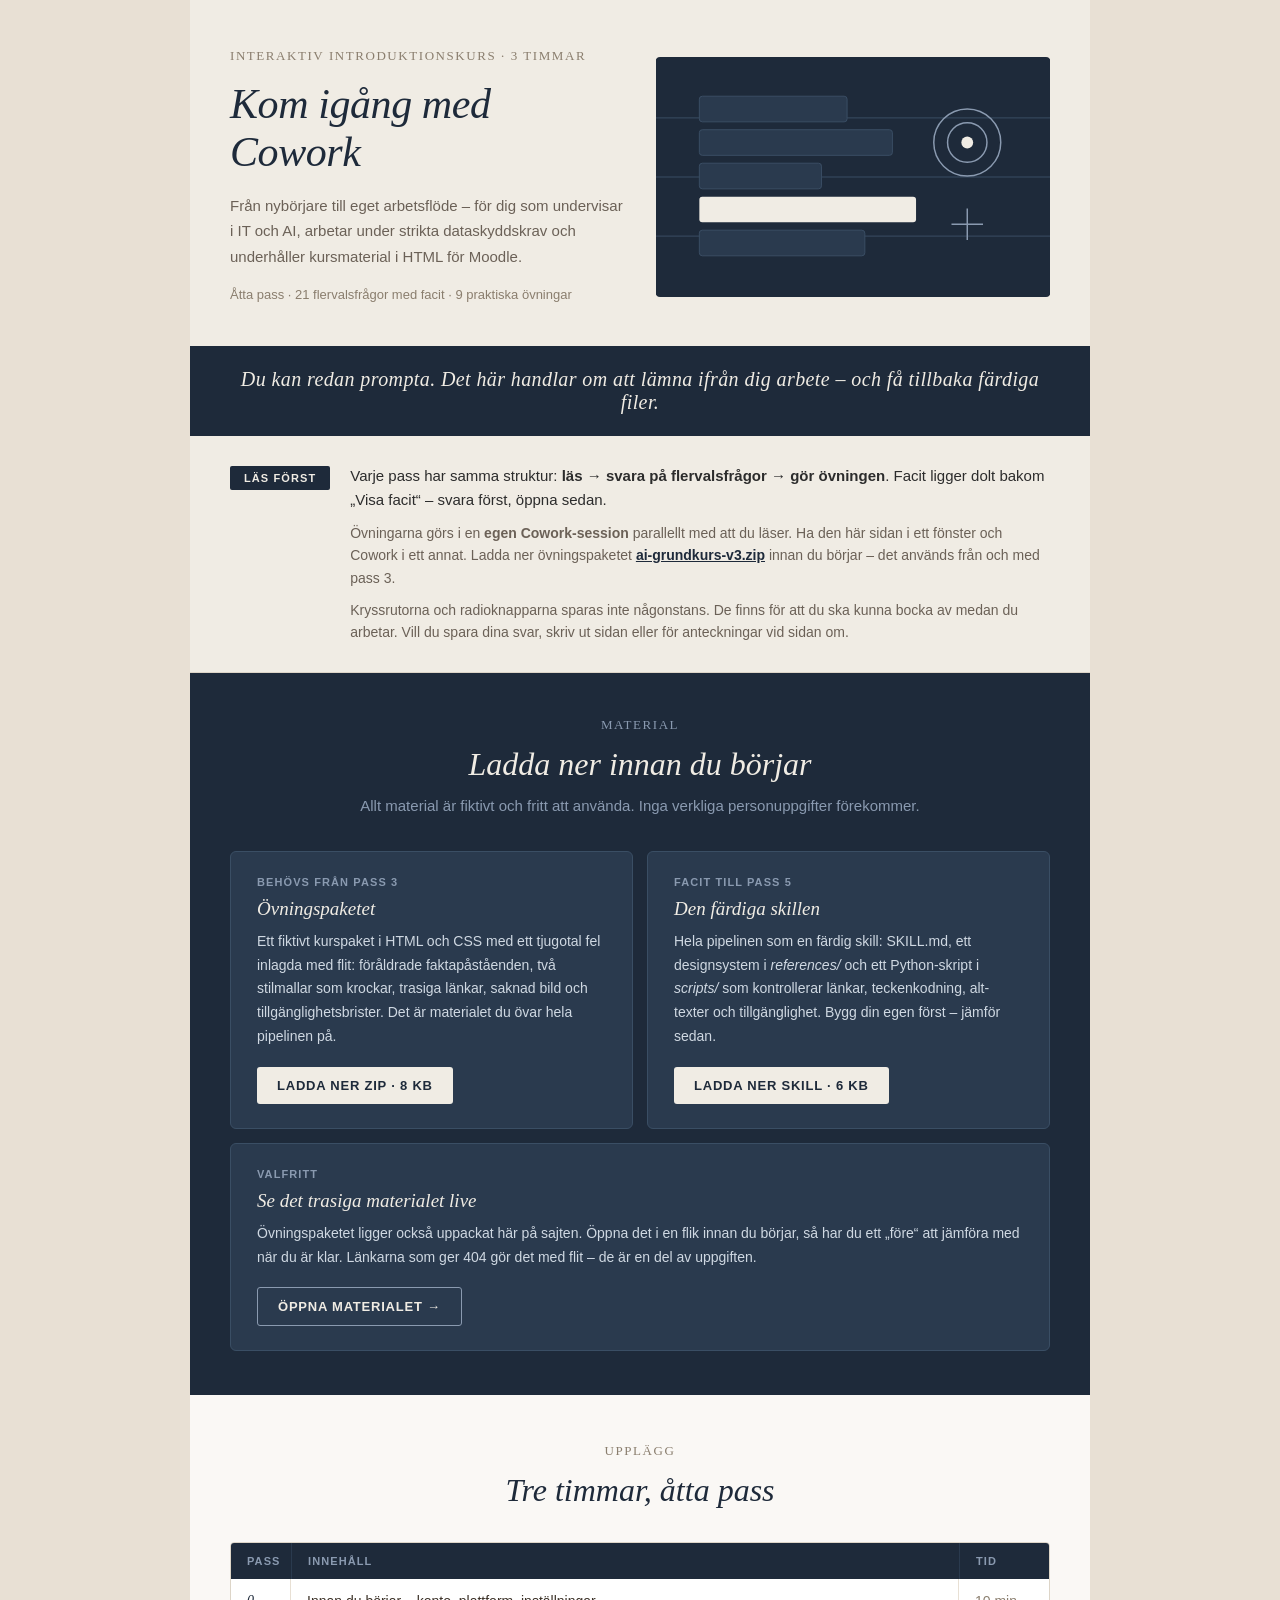
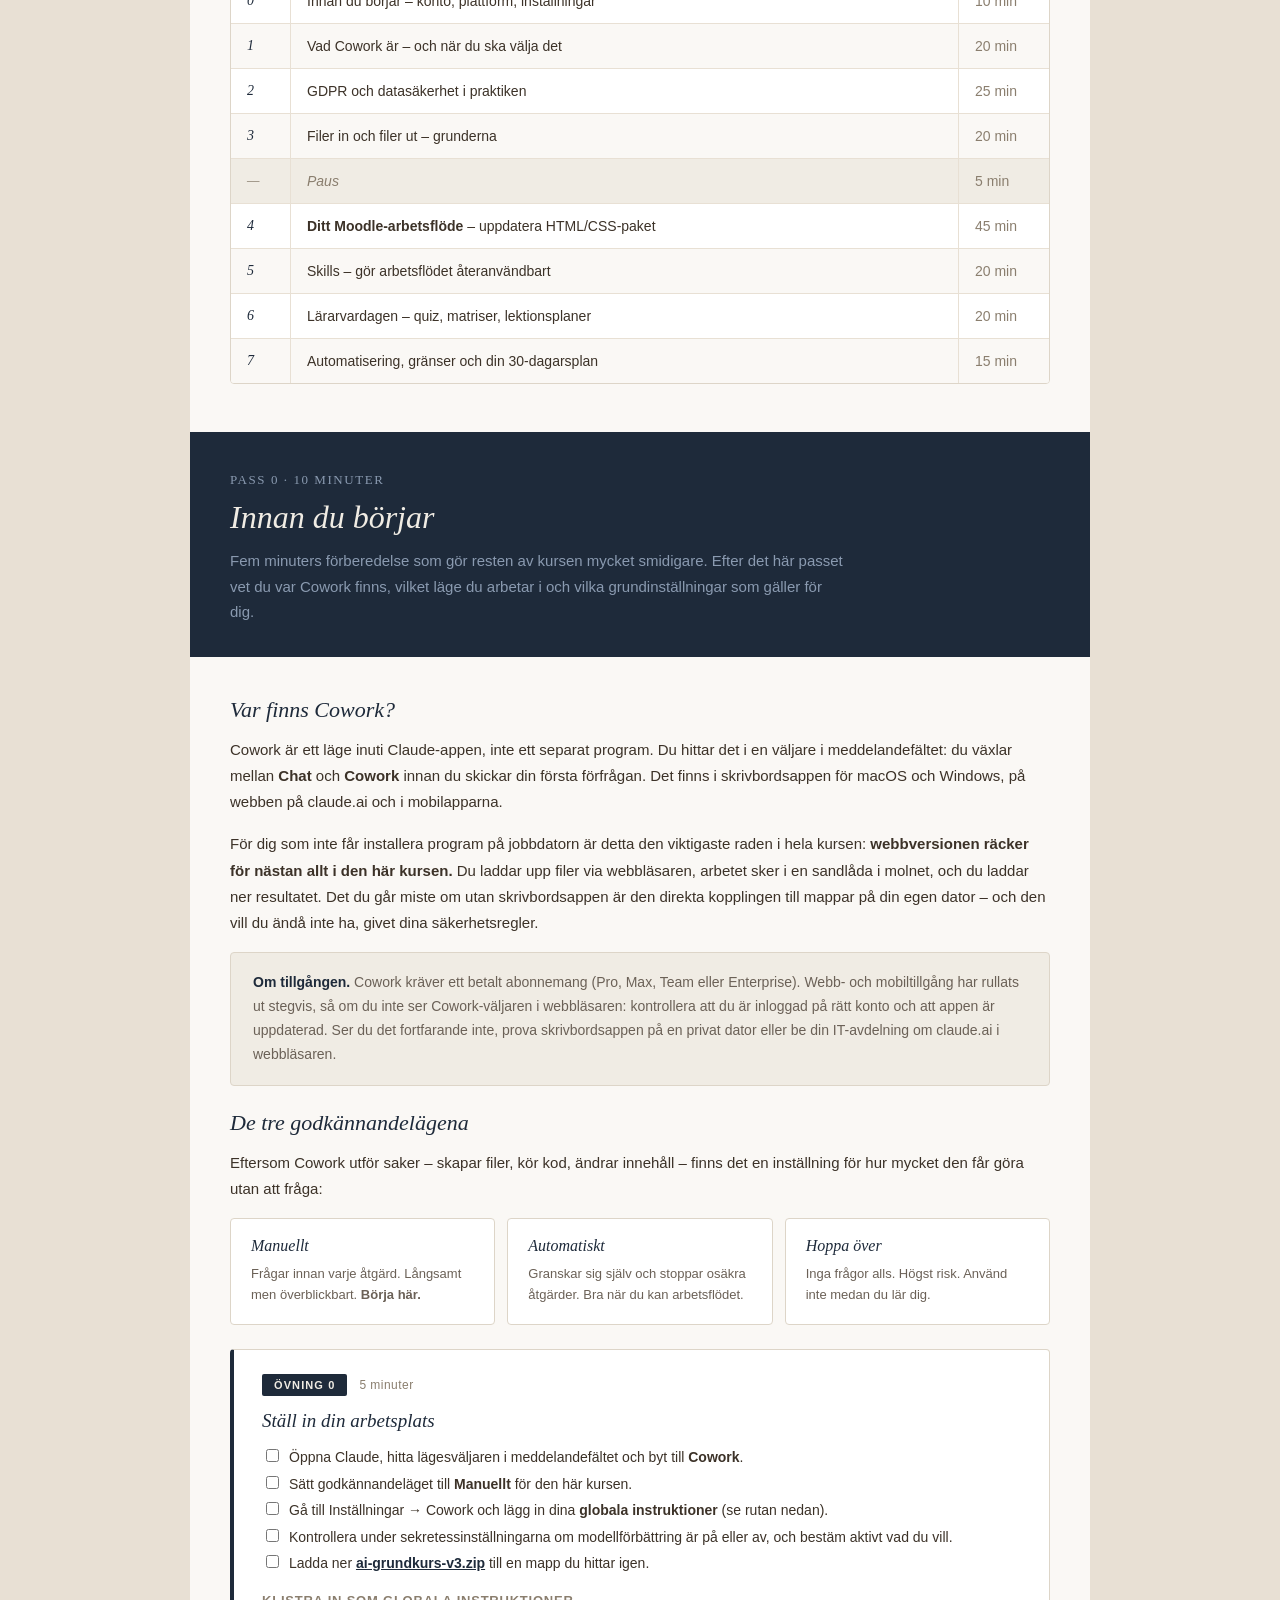
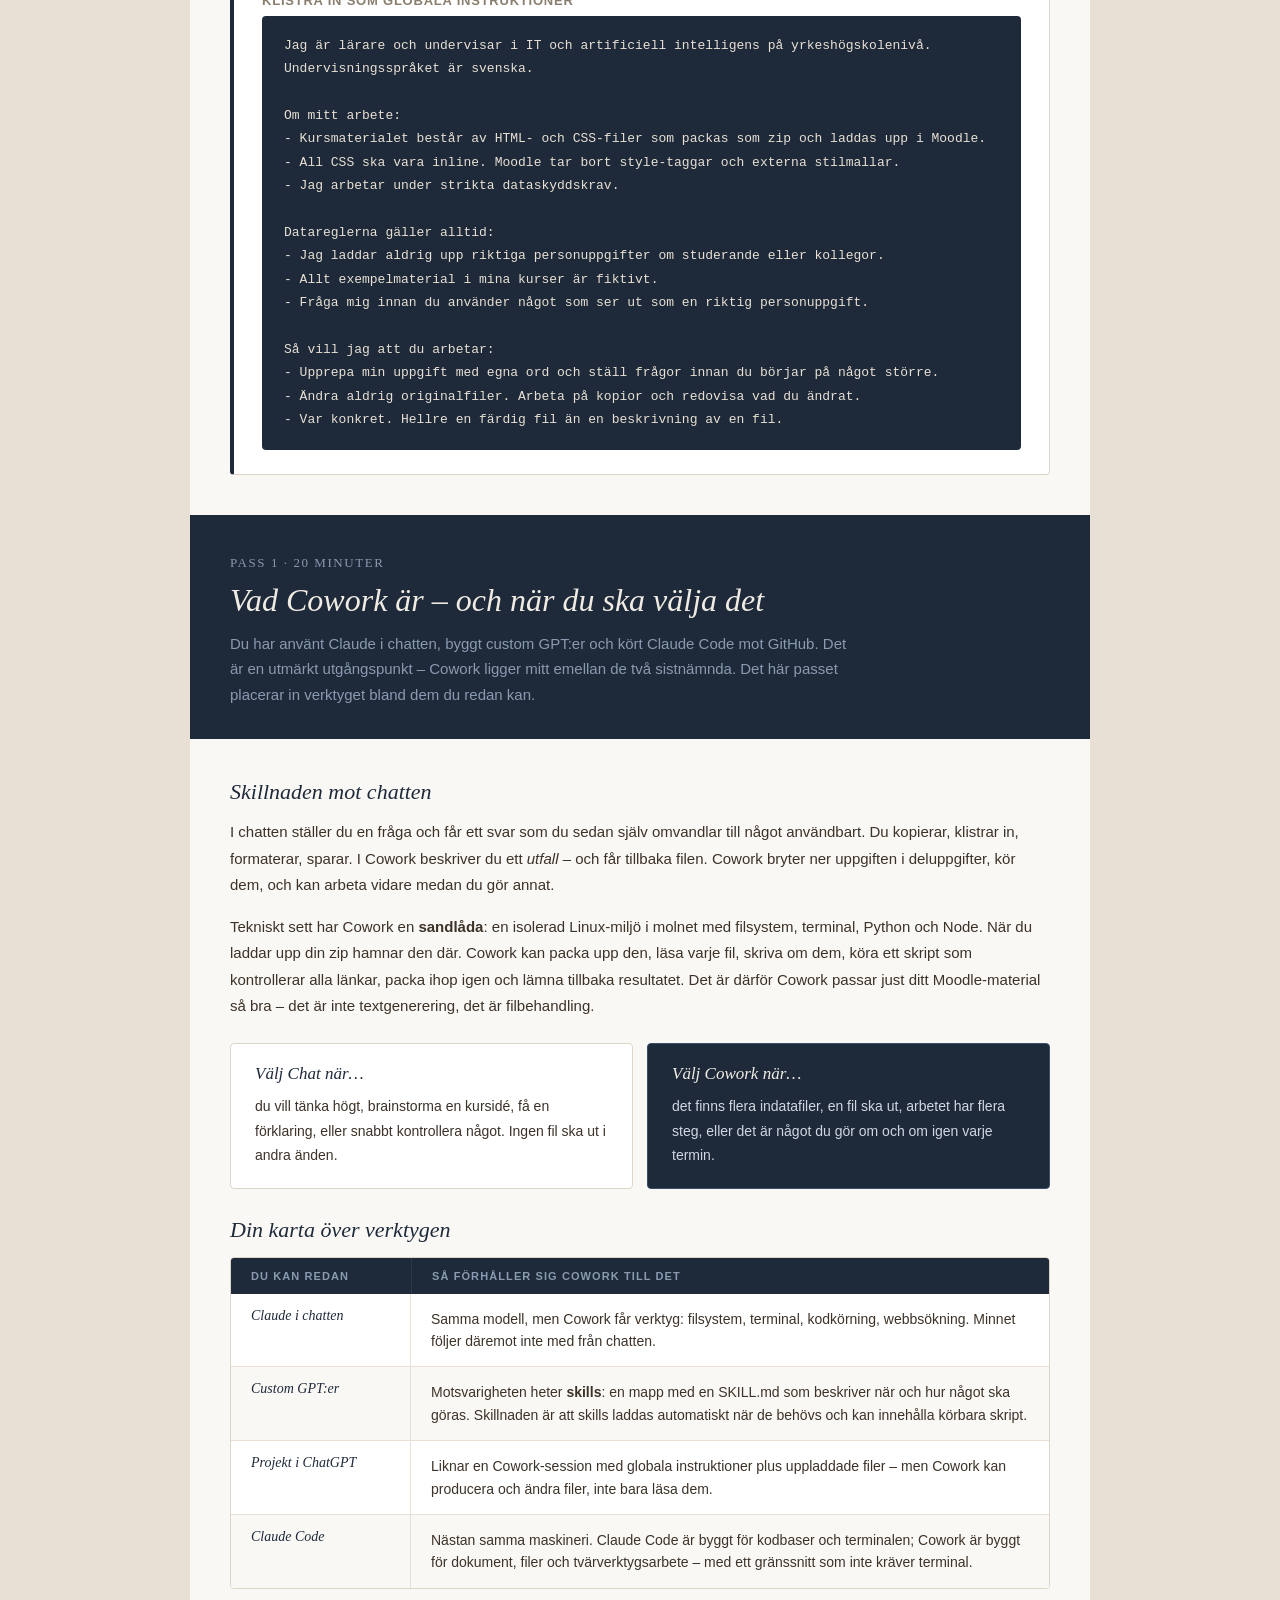
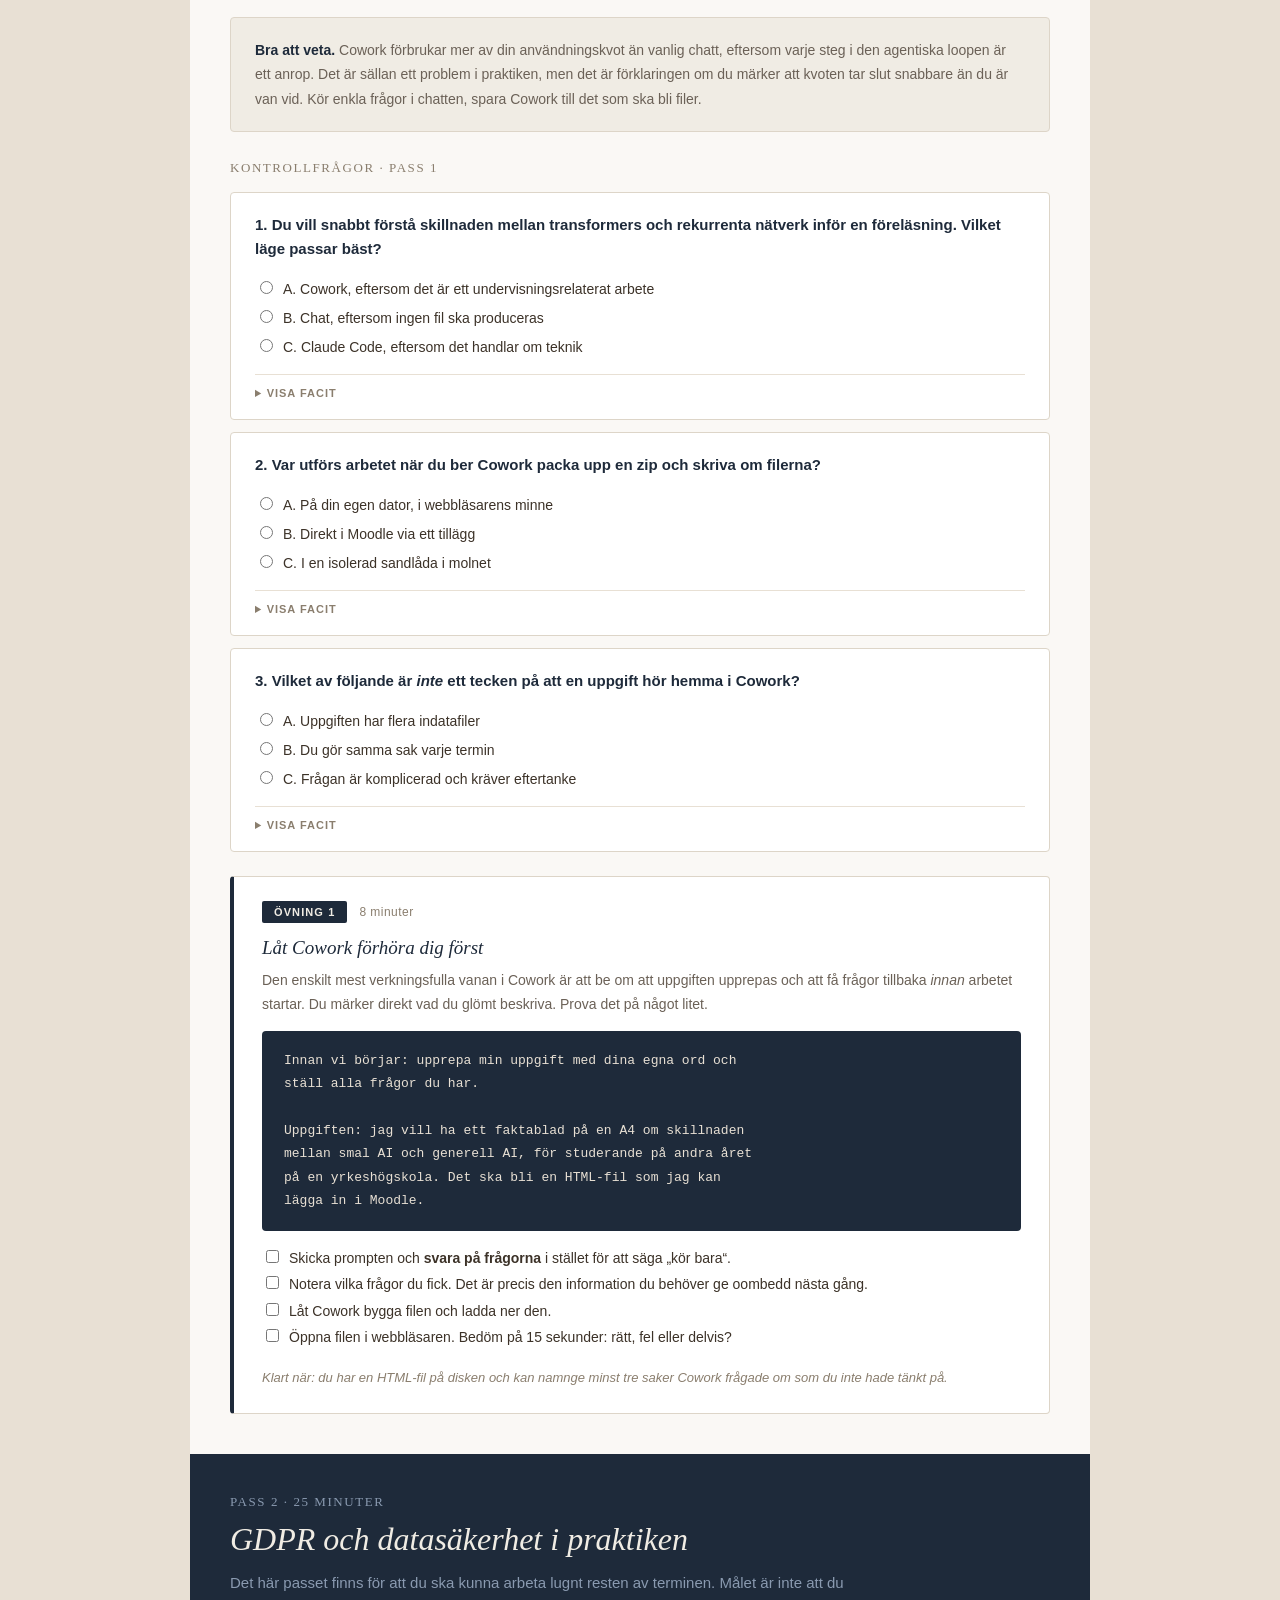
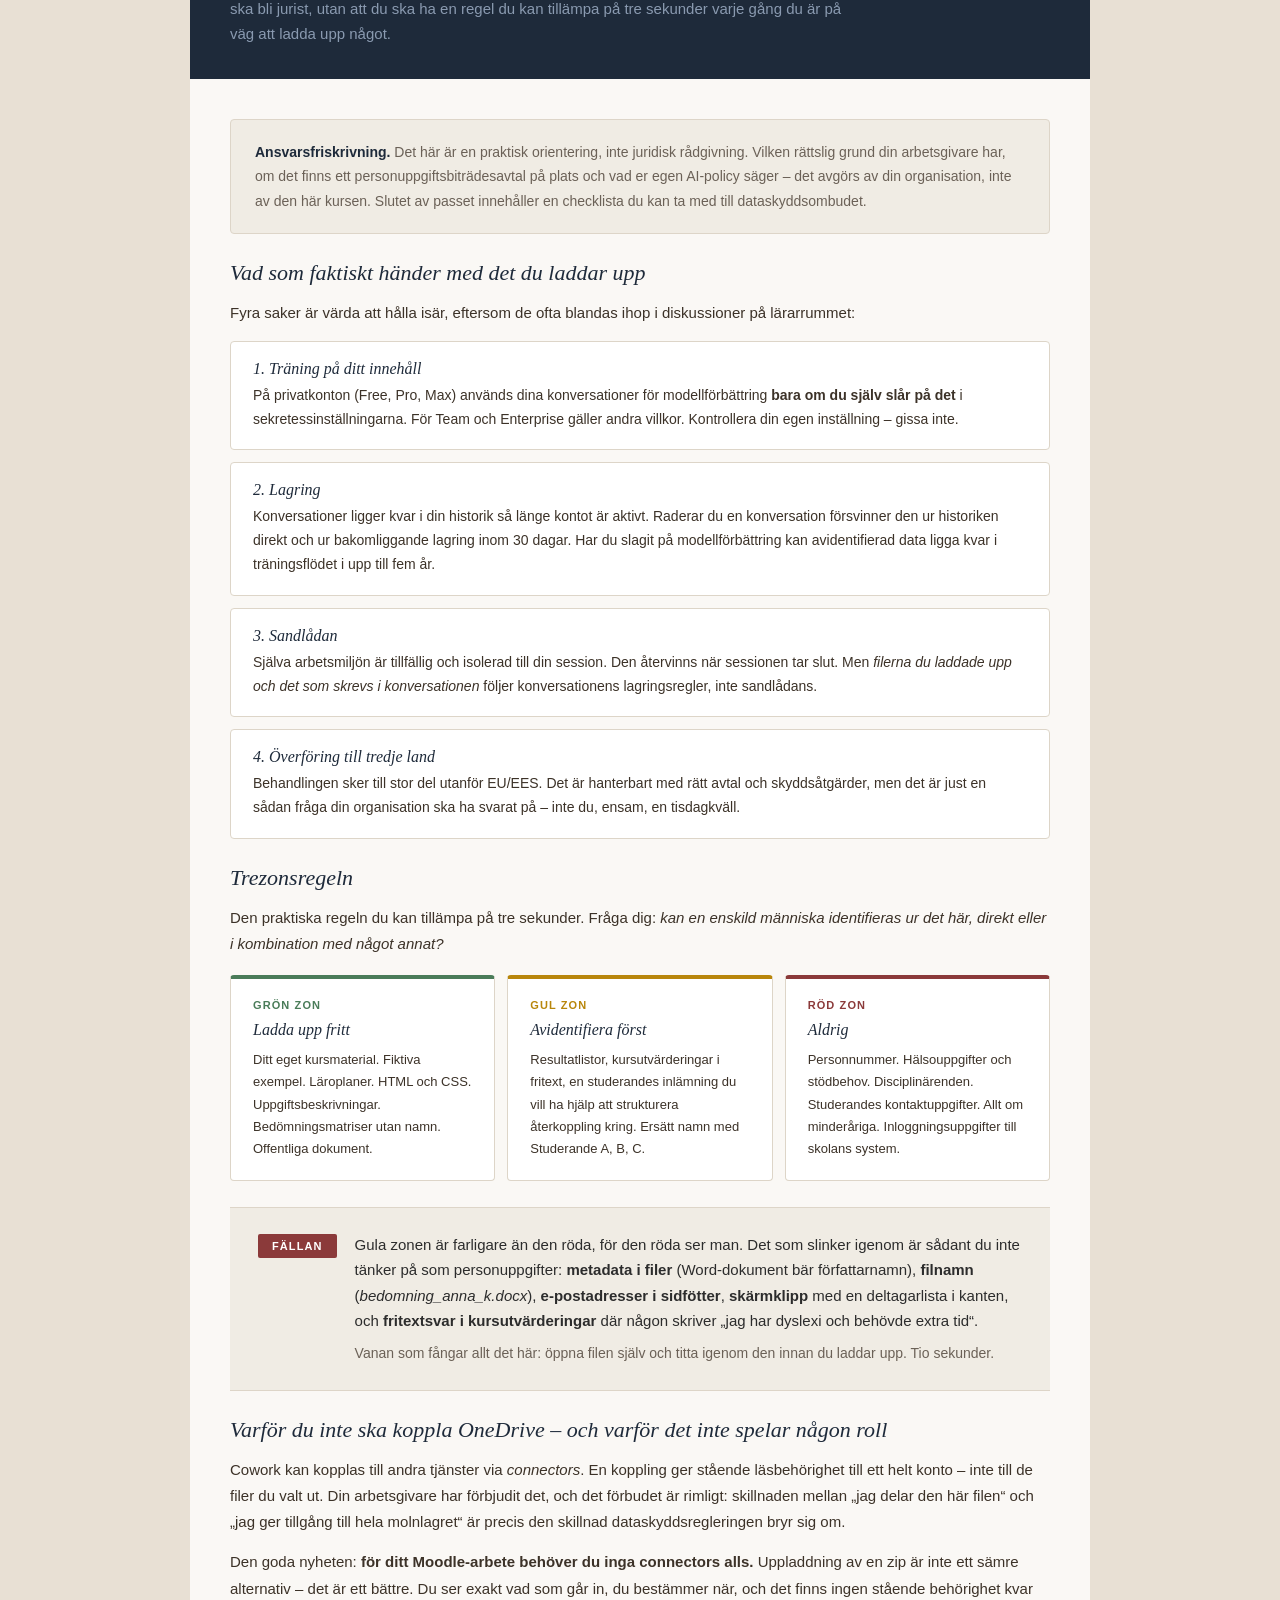
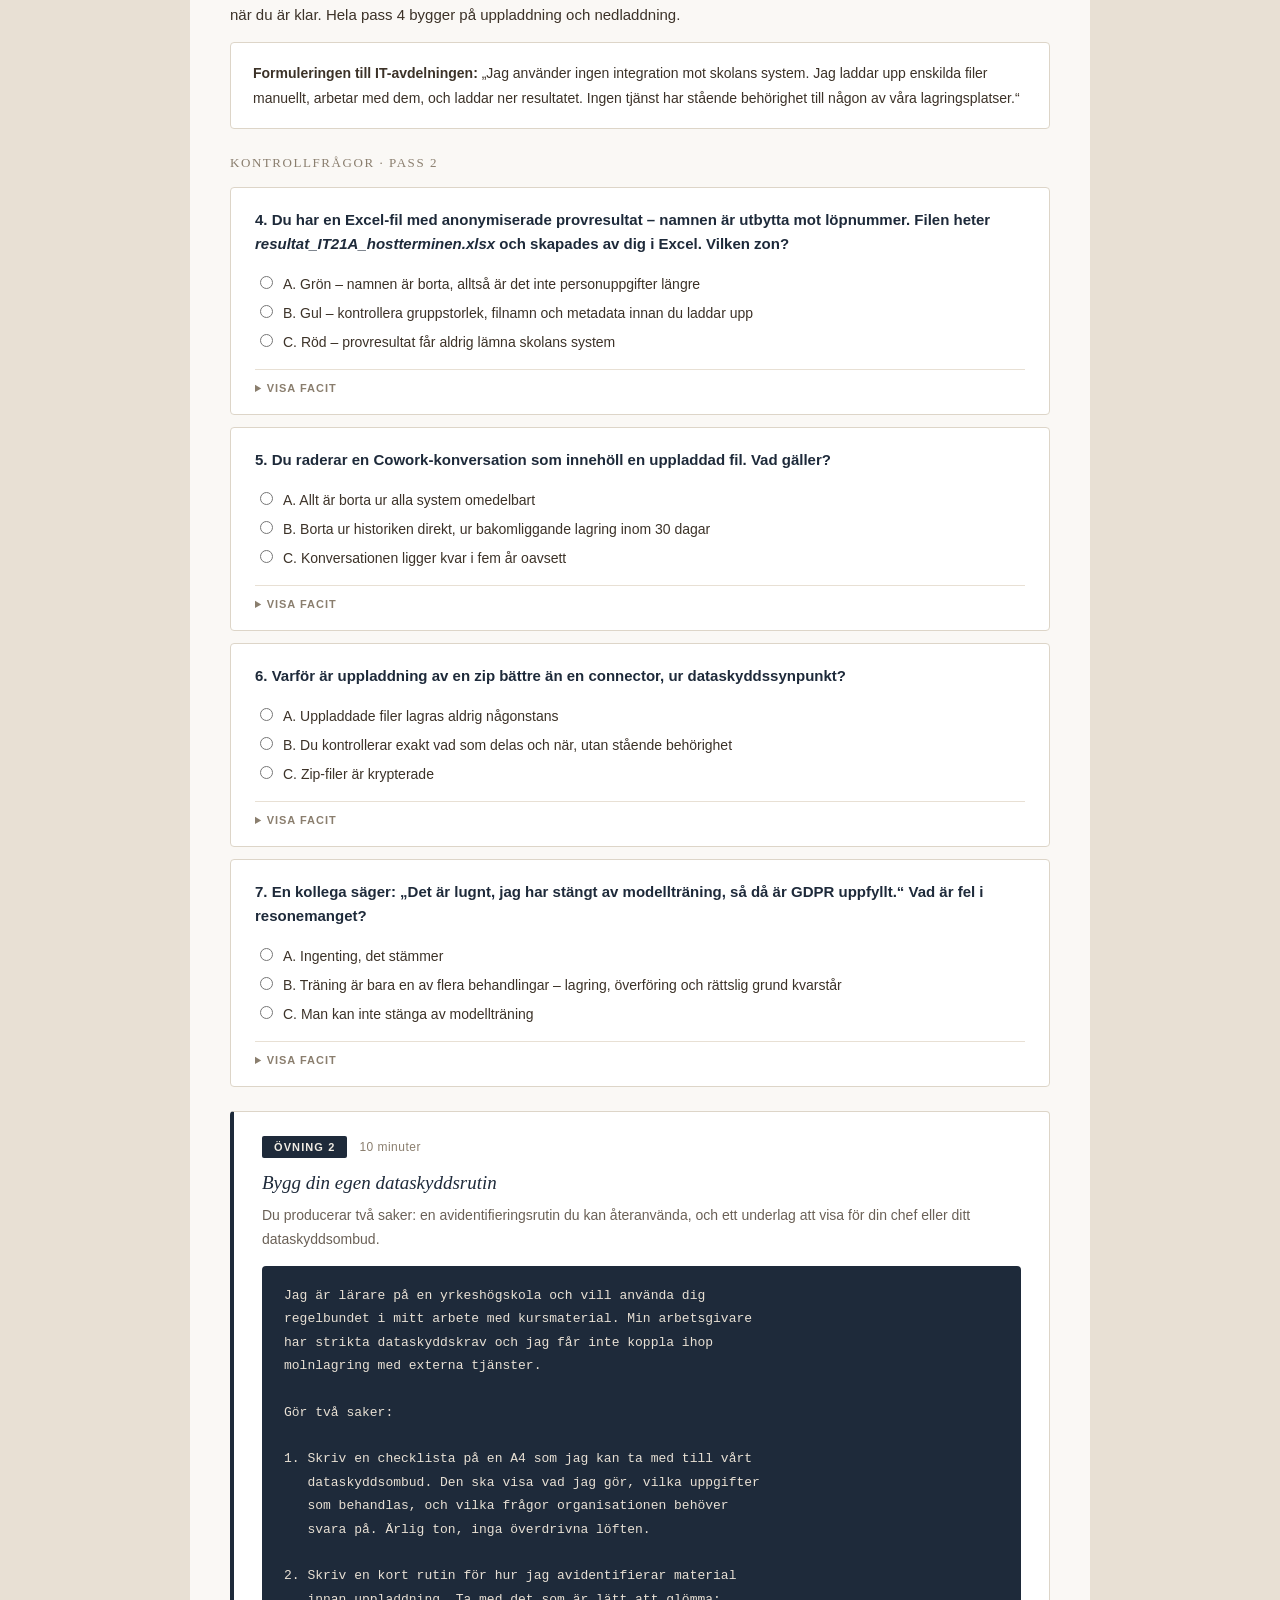
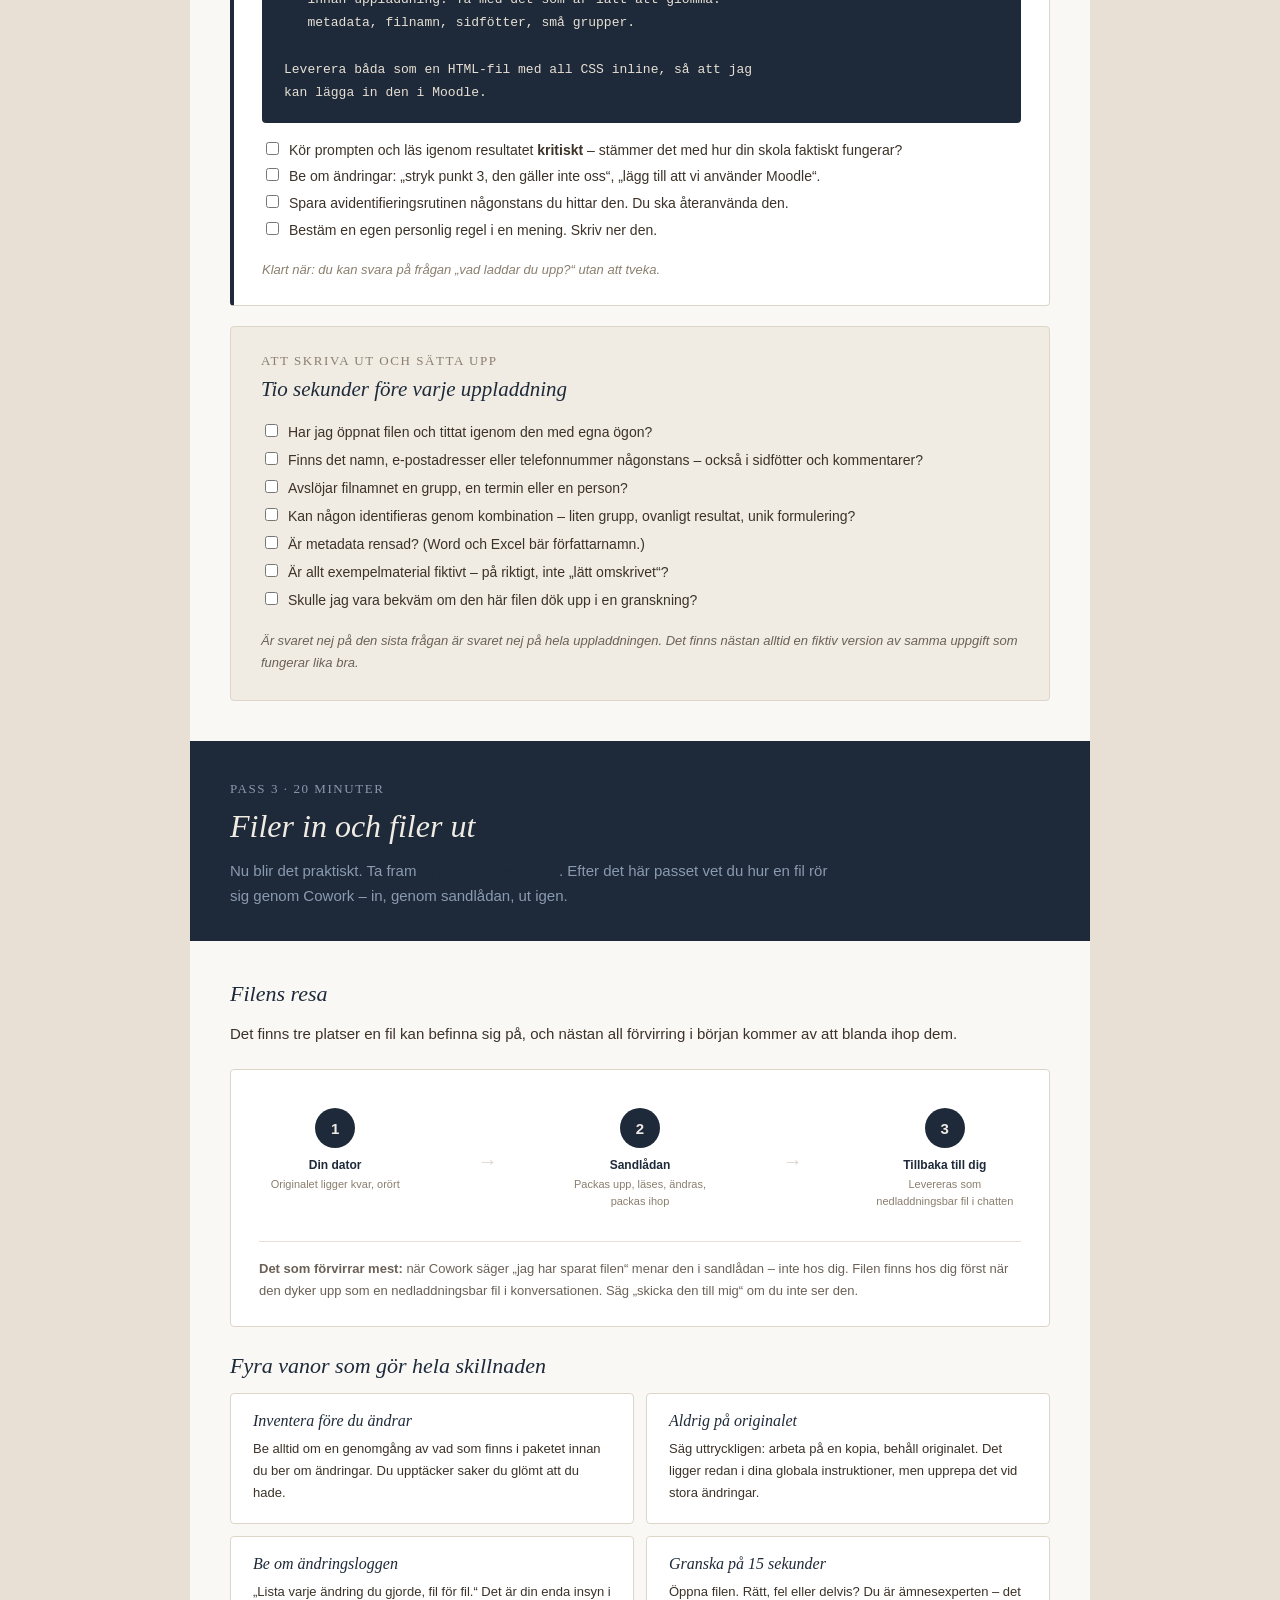
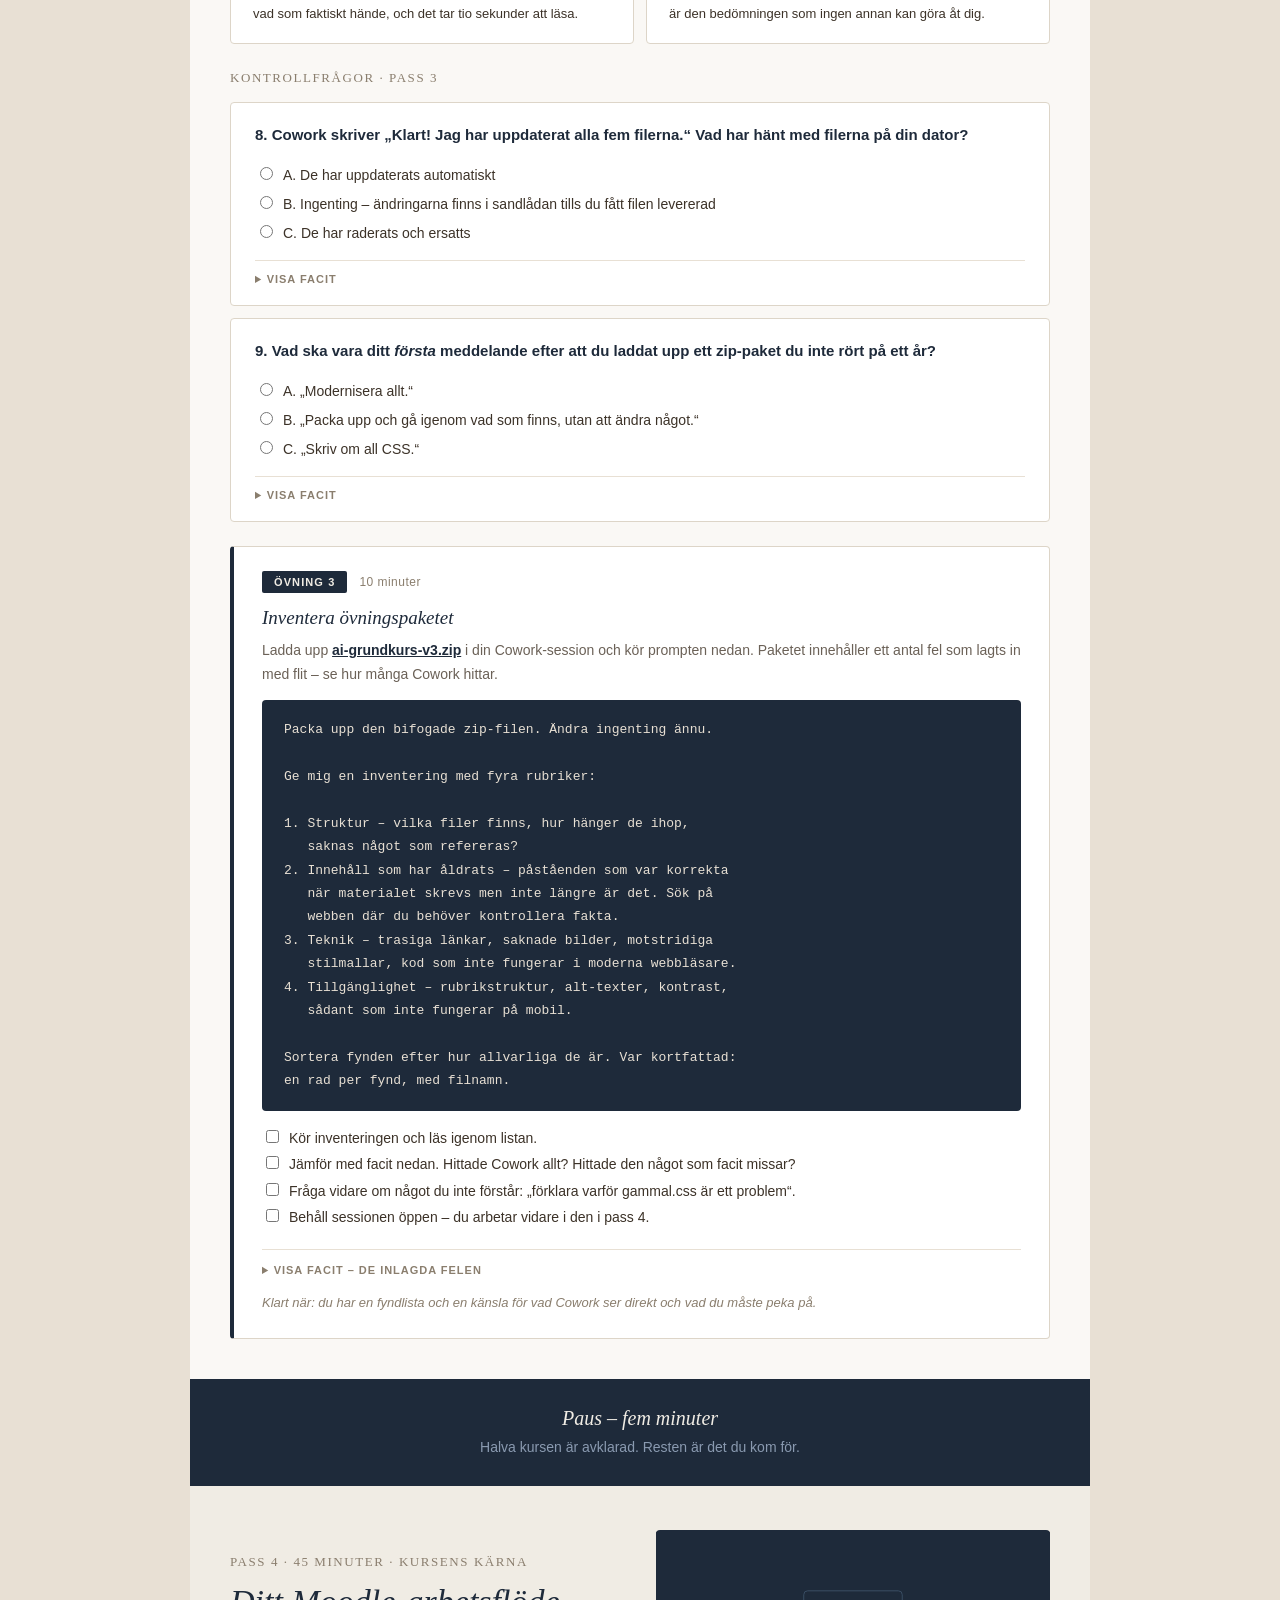
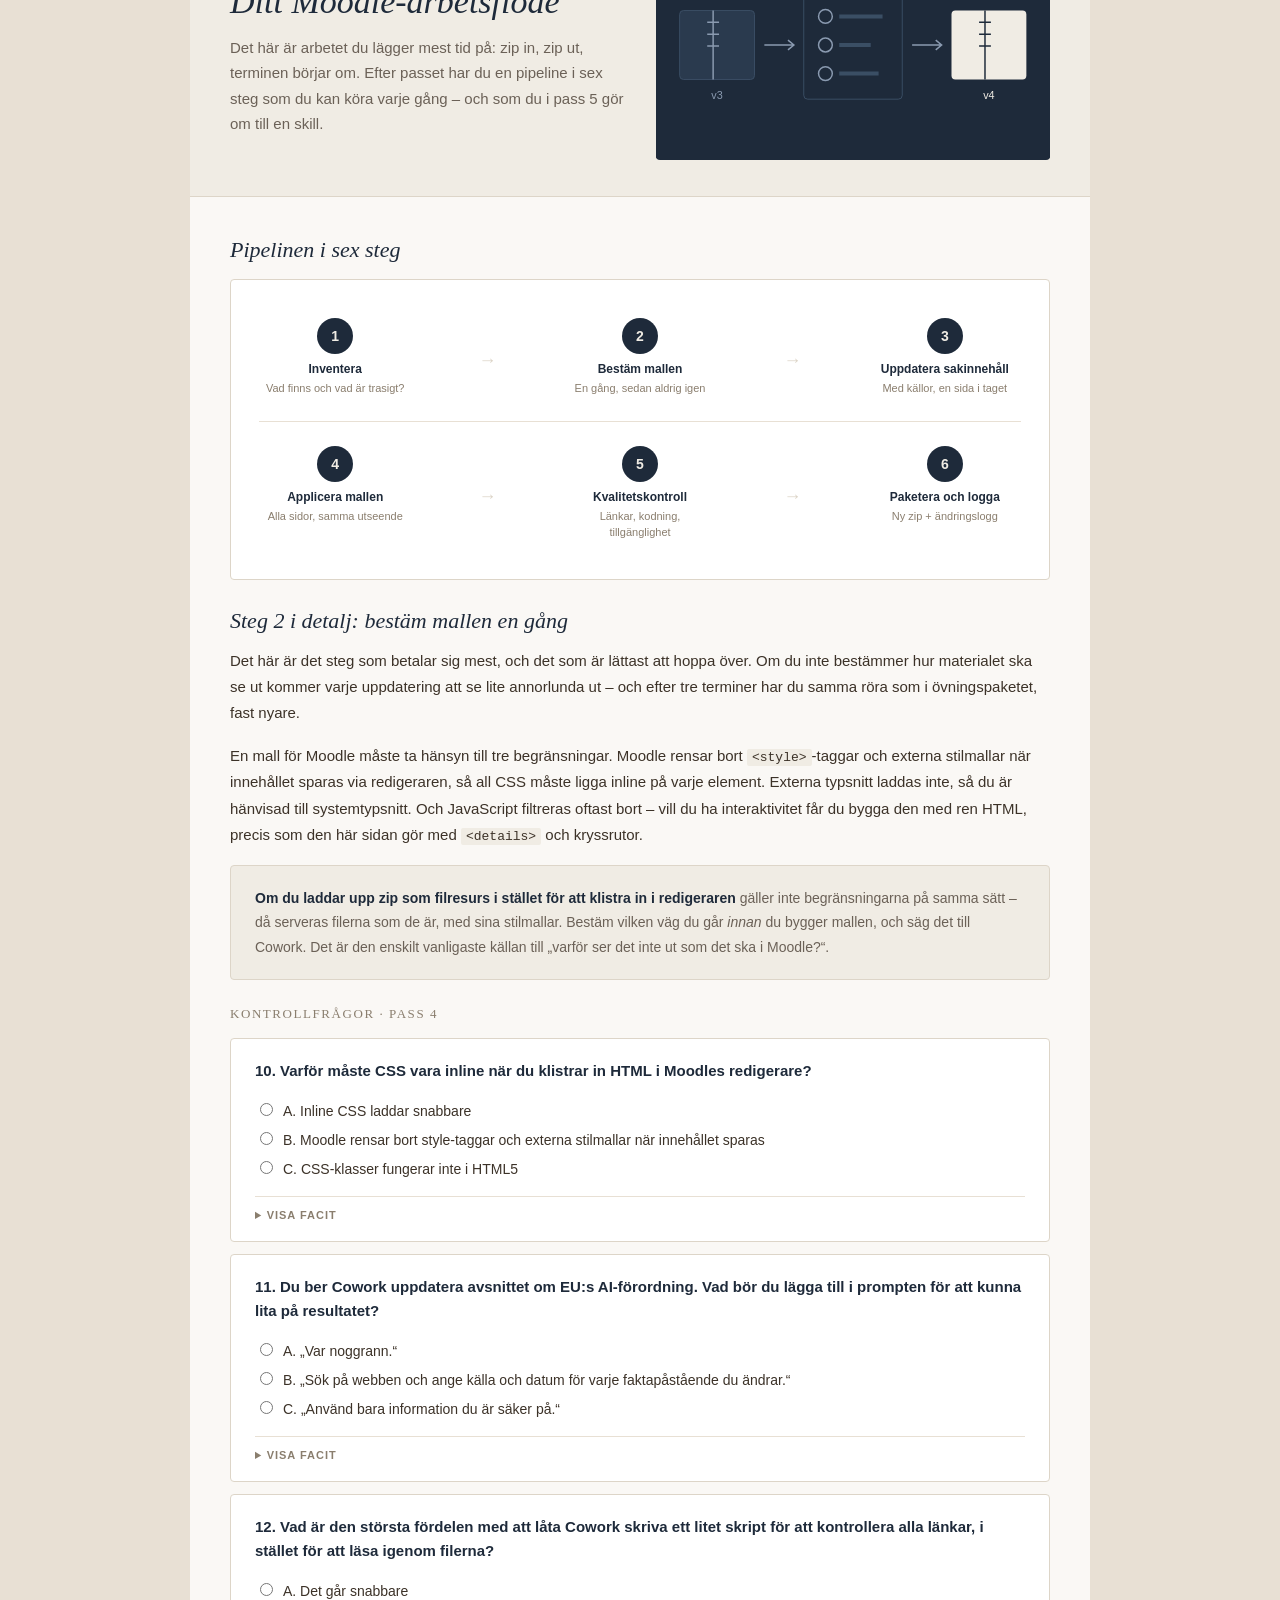
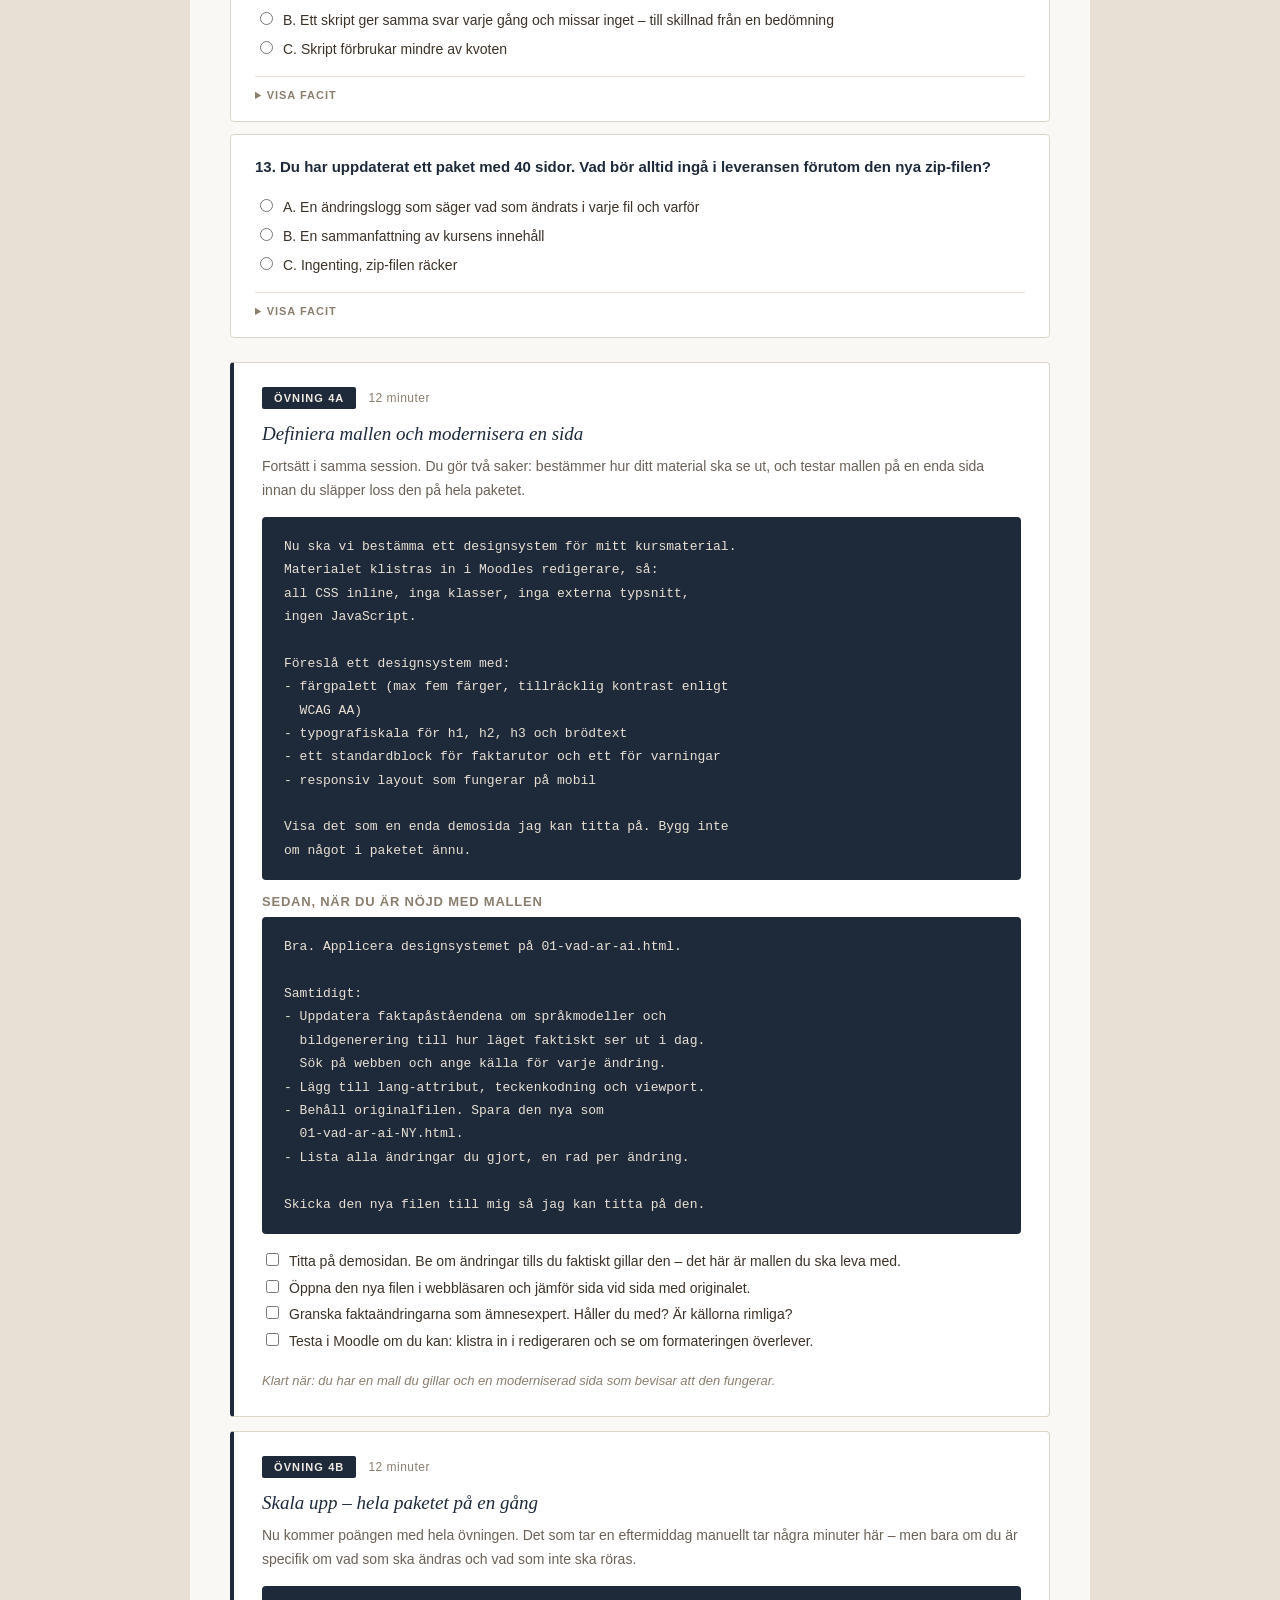
<file: index.html>
<!DOCTYPE html>
<html lang="sv">
<head>
<meta charset="UTF-8">
<meta name="viewport" content="width=device-width, initial-scale=1">
<meta name="description" content="Interaktiv introduktionskurs för lärare som vill komma igång med Cowork och utforska hur verktyget kan användas i undervisning och arbete.">
<meta name="robots" content="index, follow, max-snippet:-1, max-image-preview:large">
<link rel="canonical" href="https://demo-tanja.noviaaiforbusiness.workers.dev/">
<script type="application/ld+json">
{
  "@context": "https://schema.org",
  "@type": "WebPage",
  "name": "Kom igång med Cowork – interaktiv introduktionskurs för lärare",
  "description": "Interaktiv introduktionskurs för lärare som vill komma igång med Cowork och utforska hur verktyget kan användas i undervisning och arbete.",
  "url": "https://demo-tanja.noviaaiforbusiness.workers.dev/",
  "inLanguage": "sv"
}
</script>
<title>Kom igång med Cowork – interaktiv introduktionskurs för lärare</title>
</head>
<body style="margin:0;padding:0;background:#e8e0d4;">

<!-- ============================================================
     KOM IGÅNG MED COWORK – 3 timmars interaktiv introduktionskurs
     Alla stilar är inline. För Moodle: kopiera allt från och med
     nästa div till och med den avslutande </div>. Interaktiviteten
     bygger på <details> och <input> – ingen JavaScript krävs.
     ============================================================ -->

<div style="font-family: Georgia, 'Times New Roman', serif; max-width: 900px; margin: 0 auto; color: #2c2c2c; background: #faf8f5;">

<!-- HERO -->
<div style="background: #f0ece4; padding: 48px 40px 40px 40px; display: grid; grid-template-columns: 1fr 1fr; gap: 32px; align-items: center;">
  <div>
    <p style="font-family: Georgia, serif; font-size: 13px; letter-spacing: 0.12em; text-transform: uppercase; color: #8a7e6e; margin: 0 0 16px 0;">Interaktiv introduktionskurs · 3 timmar</p>
    <h1 style="font-family: Georgia, serif; font-size: 42px; font-weight: 400; color: #1e2a3a; margin: 0 0 16px 0; line-height: 1.15; letter-spacing: -0.01em; font-style: italic;">Kom igång med Cowork</h1>
    <p style="font-family: 'Helvetica Neue', Arial, sans-serif; font-size: 15px; color: #6b6157; margin: 0 0 16px 0; line-height: 1.7;">Från nybörjare till eget arbetsflöde &ndash; för dig som undervisar i IT och AI, arbetar under strikta dataskyddskrav och underhåller kursmaterial i HTML för Moodle.</p>
    <p style="font-family: 'Helvetica Neue', Arial, sans-serif; font-size: 13px; color: #8a7e6e; margin: 0; line-height: 1.6;">Åtta pass · 21 flervalsfrågor med facit · 9 praktiska övningar</p>
  </div>
  <div style="border-radius: 4px; height: 240px; overflow: hidden;">
    <svg viewBox="0 0 400 240" role="img" aria-label="Åtta staplade kursmoduler som bildar en kurs" style="width: 100%; height: 100%; display: block; background: #1e2a3a;">
      <rect x="0" y="0" width="400" height="240" fill="#1e2a3a"></rect>
      <g stroke="#3a4e64" stroke-width="1">
        <line x1="0" y1="60" x2="400" y2="60"></line>
        <line x1="0" y1="120" x2="400" y2="120"></line>
        <line x1="0" y1="180" x2="400" y2="180"></line>
      </g>
      <rect x="44" y="38" width="150" height="26" rx="3" fill="#2a3a4e" stroke="#3a4e64"></rect>
      <rect x="44" y="72" width="196" height="26" rx="3" fill="#2a3a4e" stroke="#3a4e64"></rect>
      <rect x="44" y="106" width="124" height="26" rx="3" fill="#2a3a4e" stroke="#3a4e64"></rect>
      <rect x="44" y="140" width="220" height="26" rx="3" fill="#f0ece4"></rect>
      <rect x="44" y="174" width="168" height="26" rx="3" fill="#2a3a4e" stroke="#3a4e64"></rect>
      <circle cx="316" cy="85" r="34" fill="none" stroke="#8a9ab0" stroke-width="1.5"></circle>
      <circle cx="316" cy="85" r="20" fill="none" stroke="#8a9ab0" stroke-width="1.5"></circle>
      <circle cx="316" cy="85" r="6" fill="#f0ece4"></circle>
      <path d="M300 168 L332 168 M316 152 L316 184" stroke="#8a9ab0" stroke-width="1.5"></path>
    </svg>
  </div>
</div>

<!-- NAVY TAGLINE -->
<div style="background: #1e2a3a; padding: 22px 40px;">
  <p style="font-family: Georgia, serif; font-size: 20px; font-weight: 400; color: #f0ece4; margin: 0; text-align: center; letter-spacing: 0.02em; font-style: italic;">Du kan redan prompta. Det här handlar om att lämna ifrån dig arbete &ndash; och få tillbaka färdiga filer.</p>
</div>

<!-- SÅ ANVÄNDER DU KURSEN -->
<div style="background: #f0ece4; padding: 28px 40px; border-bottom: 1px solid #ddd5c8;">
  <div style="display: flex; align-items: flex-start; gap: 20px;">
    <div style="background: #1e2a3a; color: #f0ece4; font-family: 'Helvetica Neue', Arial, sans-serif; font-size: 11px; font-weight: 700; letter-spacing: 0.1em; text-transform: uppercase; padding: 6px 14px; border-radius: 2px; white-space: nowrap; margin-top: 2px;">Läs först</div>
    <div>
      <p style="font-family: 'Helvetica Neue', Arial, sans-serif; font-size: 15px; color: #2c2c2c; margin: 0 0 10px 0; line-height: 1.6;">Varje pass har samma struktur: <strong>läs</strong> &rarr; <strong>svara på flervalsfrågor</strong> &rarr; <strong>gör övningen</strong>. Facit ligger dolt bakom &bdquo;Visa facit&ldquo; &ndash; svara först, öppna sedan.</p>
      <p style="font-family: 'Helvetica Neue', Arial, sans-serif; font-size: 14px; color: #6b6157; margin: 0 0 10px 0; line-height: 1.6;">Övningarna görs i en <strong>egen Cowork-session</strong> parallellt med att du läser. Ha den här sidan i ett fönster och Cowork i ett annat. Ladda ner övningspaketet <a href="filer/ai-grundkurs-v3.zip" download style="color: #1e2a3a; font-weight: 700; text-decoration: underline;">ai-grundkurs-v3.zip</a> innan du börjar &ndash; det används från och med pass 3.</p>
      <p style="font-family: 'Helvetica Neue', Arial, sans-serif; font-size: 14px; color: #6b6157; margin: 0; line-height: 1.6;">Kryssrutorna och radioknapparna sparas inte någonstans. De finns för att du ska kunna bocka av medan du arbetar. Vill du spara dina svar, skriv ut sidan eller för anteckningar vid sidan om.</p>
    </div>
  </div>
</div>

<!-- NEDLADDNINGAR -->
<div style="background: #1e2a3a; padding: 44px 40px;">
  <p style="font-family: Georgia, serif; font-size: 13px; letter-spacing: 0.12em; text-transform: uppercase; color: #8a9ab0; margin: 0 0 12px 0; text-align: center;">Material</p>
  <h2 style="font-family: Georgia, serif; font-size: 32px; font-weight: 400; color: #f0ece4; margin: 0 0 10px 0; line-height: 1.2; font-style: italic; text-align: center;">Ladda ner innan du börjar</h2>
  <p style="font-family: 'Helvetica Neue', Arial, sans-serif; font-size: 15px; color: #8a9ab0; margin: 0 0 32px 0; text-align: center; line-height: 1.7;">Allt material är fiktivt och fritt att använda. Inga verkliga personuppgifter förekommer.</p>

  <div style="display: grid; grid-template-columns: 1fr 1fr; gap: 14px; margin-bottom: 14px;">
    <div style="background: #2a3a4e; border: 1px solid #3a4e64; border-radius: 6px; padding: 24px 26px;">
      <p style="font-family: 'Helvetica Neue', Arial, sans-serif; font-size: 11px; font-weight: 700; letter-spacing: 0.1em; text-transform: uppercase; color: #8a9ab0; margin: 0 0 10px 0;">Behövs från pass 3</p>
      <p style="font-family: Georgia, serif; font-size: 19px; color: #f0ece4; margin: 0 0 10px 0; font-style: italic;">Övningspaketet</p>
      <p style="font-family: 'Helvetica Neue', Arial, sans-serif; font-size: 14px; color: #cfd8e2; margin: 0 0 18px 0; line-height: 1.7;">Ett fiktivt kurspaket i HTML och CSS med ett tjugotal fel inlagda med flit: föråldrade faktapåståenden, två stilmallar som krockar, trasiga länkar, saknad bild och tillgänglighetsbrister. Det är materialet du övar hela pipelinen på.</p>
      <a href="filer/ai-grundkurs-v3.zip" download style="font-family: 'Helvetica Neue', Arial, sans-serif; font-size: 13px; font-weight: 600; letter-spacing: 0.06em; text-transform: uppercase; padding: 11px 20px; background: #f0ece4; color: #1e2a3a; border-radius: 3px; text-decoration: none; display: inline-block;">Ladda ner zip &middot; 8 kB</a>
    </div>

    <div style="background: #2a3a4e; border: 1px solid #3a4e64; border-radius: 6px; padding: 24px 26px;">
      <p style="font-family: 'Helvetica Neue', Arial, sans-serif; font-size: 11px; font-weight: 700; letter-spacing: 0.1em; text-transform: uppercase; color: #8a9ab0; margin: 0 0 10px 0;">Facit till pass 5</p>
      <p style="font-family: Georgia, serif; font-size: 19px; color: #f0ece4; margin: 0 0 10px 0; font-style: italic;">Den färdiga skillen</p>
      <p style="font-family: 'Helvetica Neue', Arial, sans-serif; font-size: 14px; color: #cfd8e2; margin: 0 0 18px 0; line-height: 1.7;">Hela pipelinen som en färdig skill: SKILL.md, ett designsystem i <em>references/</em> och ett Python-skript i <em>scripts/</em> som kontrollerar länkar, teckenkodning, alt-texter och tillgänglighet. Bygg din egen först &ndash; jämför sedan.</p>
      <a href="filer/kurspaket-uppdatering.skill" download style="font-family: 'Helvetica Neue', Arial, sans-serif; font-size: 13px; font-weight: 600; letter-spacing: 0.06em; text-transform: uppercase; padding: 11px 20px; background: #f0ece4; color: #1e2a3a; border-radius: 3px; text-decoration: none; display: inline-block;">Ladda ner skill &middot; 6 kB</a>
    </div>
  </div>

  <div style="background: #2a3a4e; border: 1px solid #3a4e64; border-radius: 6px; padding: 24px 26px;">
    <p style="font-family: 'Helvetica Neue', Arial, sans-serif; font-size: 11px; font-weight: 700; letter-spacing: 0.1em; text-transform: uppercase; color: #8a9ab0; margin: 0 0 10px 0;">Valfritt</p>
    <p style="font-family: Georgia, serif; font-size: 19px; color: #f0ece4; margin: 0 0 10px 0; font-style: italic;">Se det trasiga materialet live</p>
    <p style="font-family: 'Helvetica Neue', Arial, sans-serif; font-size: 14px; color: #cfd8e2; margin: 0 0 18px 0; line-height: 1.7;">Övningspaketet ligger också uppackat här på sajten. Öppna det i en flik innan du börjar, så har du ett &bdquo;före&ldquo; att jämföra med när du är klar. Länkarna som ger 404 gör det med flit &ndash; de är en del av uppgiften.</p>
    <a href="ovningsmaterial/ai-grundkurs-v3/index.html" style="font-family: 'Helvetica Neue', Arial, sans-serif; font-size: 13px; font-weight: 600; letter-spacing: 0.06em; text-transform: uppercase; padding: 11px 20px; color: #f0ece4; border: 1px solid #8a9ab0; border-radius: 3px; text-decoration: none; display: inline-block;">Öppna materialet &rarr;</a>
  </div>
</div>

<!-- TIDSPLAN -->
<div style="background: #faf8f5; padding: 48px 40px;">
  <p style="font-family: Georgia, serif; font-size: 13px; letter-spacing: 0.12em; text-transform: uppercase; color: #8a7e6e; margin: 0 0 12px 0; text-align: center;">Upplägg</p>
  <h2 style="font-family: Georgia, serif; font-size: 32px; font-weight: 400; color: #1e2a3a; margin: 0 0 32px 0; line-height: 1.2; font-style: italic; text-align: center;">Tre timmar, åtta pass</h2>

  <div style="background: #fff; border: 1px solid #ddd5c8; border-radius: 4px; overflow: hidden;">
    <div style="display: grid; grid-template-columns: 60px 1fr 90px; background: #1e2a3a;">
      <div style="padding: 12px 16px; font-family: 'Helvetica Neue', Arial, sans-serif; font-size: 11px; font-weight: 600; letter-spacing: 0.1em; text-transform: uppercase; color: #8a9ab0;">Pass</div>
      <div style="padding: 12px 16px; font-family: 'Helvetica Neue', Arial, sans-serif; font-size: 11px; font-weight: 600; letter-spacing: 0.1em; text-transform: uppercase; color: #8a9ab0; border-left: 1px solid #2a3a4e;">Innehåll</div>
      <div style="padding: 12px 16px; font-family: 'Helvetica Neue', Arial, sans-serif; font-size: 11px; font-weight: 600; letter-spacing: 0.1em; text-transform: uppercase; color: #8a9ab0; border-left: 1px solid #2a3a4e;">Tid</div>
    </div>

    <div style="display: grid; grid-template-columns: 60px 1fr 90px; border-bottom: 1px solid #e8e0d4; background: #fff;">
      <div style="padding: 14px 16px; font-family: Georgia, serif; font-size: 14px; font-style: italic; color: #1e2a3a; border-right: 1px solid #e8e0d4;">0</div>
      <div style="padding: 14px 16px; font-family: 'Helvetica Neue', Arial, sans-serif; font-size: 14px; color: #3c3228; border-right: 1px solid #e8e0d4;">Innan du börjar &ndash; konto, plattform, inställningar</div>
      <div style="padding: 14px 16px; font-family: 'Helvetica Neue', Arial, sans-serif; font-size: 14px; color: #8a7e6e;">10 min</div>
    </div>
    <div style="display: grid; grid-template-columns: 60px 1fr 90px; border-bottom: 1px solid #e8e0d4; background: #faf8f5;">
      <div style="padding: 14px 16px; font-family: Georgia, serif; font-size: 14px; font-style: italic; color: #1e2a3a; border-right: 1px solid #e8e0d4;">1</div>
      <div style="padding: 14px 16px; font-family: 'Helvetica Neue', Arial, sans-serif; font-size: 14px; color: #3c3228; border-right: 1px solid #e8e0d4;">Vad Cowork är &ndash; och när du ska välja det</div>
      <div style="padding: 14px 16px; font-family: 'Helvetica Neue', Arial, sans-serif; font-size: 14px; color: #8a7e6e;">20 min</div>
    </div>
    <div style="display: grid; grid-template-columns: 60px 1fr 90px; border-bottom: 1px solid #e8e0d4; background: #fff;">
      <div style="padding: 14px 16px; font-family: Georgia, serif; font-size: 14px; font-style: italic; color: #1e2a3a; border-right: 1px solid #e8e0d4;">2</div>
      <div style="padding: 14px 16px; font-family: 'Helvetica Neue', Arial, sans-serif; font-size: 14px; color: #3c3228; border-right: 1px solid #e8e0d4;">GDPR och datasäkerhet i praktiken</div>
      <div style="padding: 14px 16px; font-family: 'Helvetica Neue', Arial, sans-serif; font-size: 14px; color: #8a7e6e;">25 min</div>
    </div>
    <div style="display: grid; grid-template-columns: 60px 1fr 90px; border-bottom: 1px solid #e8e0d4; background: #faf8f5;">
      <div style="padding: 14px 16px; font-family: Georgia, serif; font-size: 14px; font-style: italic; color: #1e2a3a; border-right: 1px solid #e8e0d4;">3</div>
      <div style="padding: 14px 16px; font-family: 'Helvetica Neue', Arial, sans-serif; font-size: 14px; color: #3c3228; border-right: 1px solid #e8e0d4;">Filer in och filer ut &ndash; grunderna</div>
      <div style="padding: 14px 16px; font-family: 'Helvetica Neue', Arial, sans-serif; font-size: 14px; color: #8a7e6e;">20 min</div>
    </div>
    <div style="display: grid; grid-template-columns: 60px 1fr 90px; border-bottom: 1px solid #e8e0d4; background: #f0ece4;">
      <div style="padding: 14px 16px; font-family: Georgia, serif; font-size: 14px; font-style: italic; color: #8a7e6e; border-right: 1px solid #e8e0d4;">&mdash;</div>
      <div style="padding: 14px 16px; font-family: 'Helvetica Neue', Arial, sans-serif; font-size: 14px; color: #8a7e6e; font-style: italic; border-right: 1px solid #e8e0d4;">Paus</div>
      <div style="padding: 14px 16px; font-family: 'Helvetica Neue', Arial, sans-serif; font-size: 14px; color: #8a7e6e;">5 min</div>
    </div>
    <div style="display: grid; grid-template-columns: 60px 1fr 90px; border-bottom: 1px solid #e8e0d4; background: #fff;">
      <div style="padding: 14px 16px; font-family: Georgia, serif; font-size: 14px; font-style: italic; color: #1e2a3a; border-right: 1px solid #e8e0d4;">4</div>
      <div style="padding: 14px 16px; font-family: 'Helvetica Neue', Arial, sans-serif; font-size: 14px; color: #3c3228; border-right: 1px solid #e8e0d4;"><strong>Ditt Moodle-arbetsflöde</strong> &ndash; uppdatera HTML/CSS-paket</div>
      <div style="padding: 14px 16px; font-family: 'Helvetica Neue', Arial, sans-serif; font-size: 14px; color: #8a7e6e;">45 min</div>
    </div>
    <div style="display: grid; grid-template-columns: 60px 1fr 90px; border-bottom: 1px solid #e8e0d4; background: #faf8f5;">
      <div style="padding: 14px 16px; font-family: Georgia, serif; font-size: 14px; font-style: italic; color: #1e2a3a; border-right: 1px solid #e8e0d4;">5</div>
      <div style="padding: 14px 16px; font-family: 'Helvetica Neue', Arial, sans-serif; font-size: 14px; color: #3c3228; border-right: 1px solid #e8e0d4;">Skills &ndash; gör arbetsflödet återanvändbart</div>
      <div style="padding: 14px 16px; font-family: 'Helvetica Neue', Arial, sans-serif; font-size: 14px; color: #8a7e6e;">20 min</div>
    </div>
    <div style="display: grid; grid-template-columns: 60px 1fr 90px; border-bottom: 1px solid #e8e0d4; background: #fff;">
      <div style="padding: 14px 16px; font-family: Georgia, serif; font-size: 14px; font-style: italic; color: #1e2a3a; border-right: 1px solid #e8e0d4;">6</div>
      <div style="padding: 14px 16px; font-family: 'Helvetica Neue', Arial, sans-serif; font-size: 14px; color: #3c3228; border-right: 1px solid #e8e0d4;">Lärarvardagen &ndash; quiz, matriser, lektionsplaner</div>
      <div style="padding: 14px 16px; font-family: 'Helvetica Neue', Arial, sans-serif; font-size: 14px; color: #8a7e6e;">20 min</div>
    </div>
    <div style="display: grid; grid-template-columns: 60px 1fr 90px; background: #faf8f5;">
      <div style="padding: 14px 16px; font-family: Georgia, serif; font-size: 14px; font-style: italic; color: #1e2a3a; border-right: 1px solid #e8e0d4;">7</div>
      <div style="padding: 14px 16px; font-family: 'Helvetica Neue', Arial, sans-serif; font-size: 14px; color: #3c3228; border-right: 1px solid #e8e0d4;">Automatisering, gränser och din 30-dagarsplan</div>
      <div style="padding: 14px 16px; font-family: 'Helvetica Neue', Arial, sans-serif; font-size: 14px; color: #8a7e6e;">15 min</div>
    </div>
  </div>
</div>

<!-- ===================== PASS 0 ===================== -->
<div style="background: #1e2a3a; padding: 40px 40px 32px 40px;">
  <p style="font-family: Georgia, serif; font-size: 13px; letter-spacing: 0.12em; text-transform: uppercase; color: #8a9ab0; margin: 0 0 10px 0;">Pass 0 · 10 minuter</p>
  <h2 style="font-family: Georgia, serif; font-size: 32px; font-weight: 400; color: #f0ece4; margin: 0 0 12px 0; line-height: 1.2; font-style: italic;">Innan du börjar</h2>
  <p style="font-family: 'Helvetica Neue', Arial, sans-serif; font-size: 15px; color: #8a9ab0; margin: 0; line-height: 1.7; max-width: 620px;">Fem minuters förberedelse som gör resten av kursen mycket smidigare. Efter det här passet vet du var Cowork finns, vilket läge du arbetar i och vilka grundinställningar som gäller för dig.</p>
</div>

<div style="background: #faf8f5; padding: 40px;">

  <h3 style="font-family: Georgia, serif; font-size: 22px; font-weight: 400; color: #1e2a3a; margin: 0 0 14px 0; font-style: italic;">Var finns Cowork?</h3>
  <p style="font-family: 'Helvetica Neue', Arial, sans-serif; font-size: 15px; color: #3c3228; line-height: 1.75; margin: 0 0 16px 0;">Cowork är ett läge inuti Claude-appen, inte ett separat program. Du hittar det i en väljare i meddelandefältet: du växlar mellan <strong>Chat</strong> och <strong>Cowork</strong> innan du skickar din första förfrågan. Det finns i skrivbordsappen för macOS och Windows, på webben på claude.ai och i mobilapparna.</p>
  <p style="font-family: 'Helvetica Neue', Arial, sans-serif; font-size: 15px; color: #3c3228; line-height: 1.75; margin: 0 0 16px 0;">För dig som inte får installera program på jobbdatorn är detta den viktigaste raden i hela kursen: <strong>webbversionen räcker för nästan allt i den här kursen.</strong> Du laddar upp filer via webbläsaren, arbetet sker i en sandlåda i molnet, och du laddar ner resultatet. Det du går miste om utan skrivbordsappen är den direkta kopplingen till mappar på din egen dator &ndash; och den vill du ändå inte ha, givet dina säkerhetsregler.</p>

  <div style="background: #f0ece4; border: 1px solid #ddd5c8; border-radius: 4px; padding: 18px 22px; margin: 0 0 24px 0;">
    <p style="font-family: 'Helvetica Neue', Arial, sans-serif; font-size: 14px; color: #6b6157; margin: 0; line-height: 1.7;"><strong style="color:#1e2a3a;">Om tillgången.</strong> Cowork kräver ett betalt abonnemang (Pro, Max, Team eller Enterprise). Webb- och mobiltillgång har rullats ut stegvis, så om du inte ser Cowork-väljaren i webbläsaren: kontrollera att du är inloggad på rätt konto och att appen är uppdaterad. Ser du det fortfarande inte, prova skrivbordsappen på en privat dator eller be din IT-avdelning om claude.ai i webbläsaren.</p>
  </div>

  <h3 style="font-family: Georgia, serif; font-size: 22px; font-weight: 400; color: #1e2a3a; margin: 0 0 14px 0; font-style: italic;">De tre godkännandelägena</h3>
  <p style="font-family: 'Helvetica Neue', Arial, sans-serif; font-size: 15px; color: #3c3228; line-height: 1.75; margin: 0 0 16px 0;">Eftersom Cowork utför saker &ndash; skapar filer, kör kod, ändrar innehåll &ndash; finns det en inställning för hur mycket den får göra utan att fråga:</p>

  <div style="display: grid; grid-template-columns: 1fr 1fr 1fr; gap: 12px; margin: 0 0 24px 0;">
    <div style="background: #fff; border: 1px solid #ddd5c8; border-radius: 4px; padding: 18px 20px;">
      <p style="font-family: Georgia, serif; font-size: 16px; color: #1e2a3a; margin: 0 0 8px 0; font-style: italic;">Manuellt</p>
      <p style="font-family: 'Helvetica Neue', Arial, sans-serif; font-size: 13px; color: #6b6157; margin: 0; line-height: 1.65;">Frågar innan varje åtgärd. Långsamt men överblickbart. <strong>Börja här.</strong></p>
    </div>
    <div style="background: #fff; border: 1px solid #ddd5c8; border-radius: 4px; padding: 18px 20px;">
      <p style="font-family: Georgia, serif; font-size: 16px; color: #1e2a3a; margin: 0 0 8px 0; font-style: italic;">Automatiskt</p>
      <p style="font-family: 'Helvetica Neue', Arial, sans-serif; font-size: 13px; color: #6b6157; margin: 0; line-height: 1.65;">Granskar sig själv och stoppar osäkra åtgärder. Bra när du kan arbetsflödet.</p>
    </div>
    <div style="background: #fff; border: 1px solid #ddd5c8; border-radius: 4px; padding: 18px 20px;">
      <p style="font-family: Georgia, serif; font-size: 16px; color: #1e2a3a; margin: 0 0 8px 0; font-style: italic;">Hoppa över</p>
      <p style="font-family: 'Helvetica Neue', Arial, sans-serif; font-size: 13px; color: #6b6157; margin: 0; line-height: 1.65;">Inga frågor alls. Högst risk. Använd inte medan du lär dig.</p>
    </div>
  </div>

  <!-- ÖVNING 0 -->
  <div style="background: #fff; border: 1px solid #ddd5c8; border-left: 4px solid #1e2a3a; border-radius: 4px; padding: 24px 28px;">
    <div style="display: flex; align-items: center; gap: 12px; margin-bottom: 14px;">
      <span style="font-family: 'Helvetica Neue', Arial, sans-serif; font-size: 11px; font-weight: 700; letter-spacing: 0.1em; text-transform: uppercase; padding: 5px 12px; background: #1e2a3a; color: #f0ece4; border-radius: 2px;">Övning 0</span>
      <span style="font-family: 'Helvetica Neue', Arial, sans-serif; font-size: 12px; color: #8a7e6e; letter-spacing: 0.04em;">5 minuter</span>
    </div>
    <h3 style="font-family: Georgia, serif; font-size: 19px; font-weight: 400; color: #1e2a3a; margin: 0 0 12px 0; font-style: italic;">Ställ in din arbetsplats</h3>
    <div style="font-family: 'Helvetica Neue', Arial, sans-serif; font-size: 14px; color: #3c3228; line-height: 1.9;">
      <label style="display: block; cursor: pointer;"><input type="checkbox" style="margin-right: 10px;">Öppna Claude, hitta lägesväljaren i meddelandefältet och byt till <strong>Cowork</strong>.</label>
      <label style="display: block; cursor: pointer;"><input type="checkbox" style="margin-right: 10px;">Sätt godkännandeläget till <strong>Manuellt</strong> för den här kursen.</label>
      <label style="display: block; cursor: pointer;"><input type="checkbox" style="margin-right: 10px;">Gå till Inställningar &rarr; Cowork och lägg in dina <strong>globala instruktioner</strong> (se rutan nedan).</label>
      <label style="display: block; cursor: pointer;"><input type="checkbox" style="margin-right: 10px;">Kontrollera under sekretessinställningarna om modellförbättring är på eller av, och bestäm aktivt vad du vill.</label>
      <label style="display: block; cursor: pointer;"><input type="checkbox" style="margin-right: 10px;">Ladda ner <a href="filer/ai-grundkurs-v3.zip" download style="color: #1e2a3a; font-weight: 700; text-decoration: underline;">ai-grundkurs-v3.zip</a> till en mapp du hittar igen.</label>
    </div>
    <p style="font-family: 'Helvetica Neue', Arial, sans-serif; font-size: 13px; color: #8a7e6e; margin: 16px 0 8px 0; letter-spacing: 0.06em; text-transform: uppercase; font-weight: 600;">Klistra in som globala instruktioner</p>
    <div style="background: #1e2a3a; border-radius: 4px; padding: 18px 22px;">
      <p style="font-family: 'SF Mono', Menlo, Consolas, monospace; font-size: 13px; color: #e8e0d4; margin: 0; line-height: 1.8; white-space: pre-wrap;">Jag är lärare och undervisar i IT och artificiell intelligens på yrkeshögskolenivå. Undervisningsspråket är svenska.

Om mitt arbete:
- Kursmaterialet består av HTML- och CSS-filer som packas som zip och laddas upp i Moodle.
- All CSS ska vara inline. Moodle tar bort style-taggar och externa stilmallar.
- Jag arbetar under strikta dataskyddskrav.

Datareglerna gäller alltid:
- Jag laddar aldrig upp riktiga personuppgifter om studerande eller kollegor.
- Allt exempelmaterial i mina kurser är fiktivt.
- Fråga mig innan du använder något som ser ut som en riktig personuppgift.

Så vill jag att du arbetar:
- Upprepa min uppgift med egna ord och ställ frågor innan du börjar på något större.
- Ändra aldrig originalfiler. Arbeta på kopior och redovisa vad du ändrat.
- Var konkret. Hellre en färdig fil än en beskrivning av en fil.</p>
    </div>
  </div>
</div>

<!-- ===================== PASS 1 ===================== -->
<div style="background: #1e2a3a; padding: 40px 40px 32px 40px;">
  <p style="font-family: Georgia, serif; font-size: 13px; letter-spacing: 0.12em; text-transform: uppercase; color: #8a9ab0; margin: 0 0 10px 0;">Pass 1 · 20 minuter</p>
  <h2 style="font-family: Georgia, serif; font-size: 32px; font-weight: 400; color: #f0ece4; margin: 0 0 12px 0; line-height: 1.2; font-style: italic;">Vad Cowork är &ndash; och när du ska välja det</h2>
  <p style="font-family: 'Helvetica Neue', Arial, sans-serif; font-size: 15px; color: #8a9ab0; margin: 0; line-height: 1.7; max-width: 620px;">Du har använt Claude i chatten, byggt custom GPT:er och kört Claude Code mot GitHub. Det är en utmärkt utgångspunkt &ndash; Cowork ligger mitt emellan de två sistnämnda. Det här passet placerar in verktyget bland dem du redan kan.</p>
</div>

<div style="background: #faf8f5; padding: 40px;">

  <h3 style="font-family: Georgia, serif; font-size: 22px; font-weight: 400; color: #1e2a3a; margin: 0 0 14px 0; font-style: italic;">Skillnaden mot chatten</h3>
  <p style="font-family: 'Helvetica Neue', Arial, sans-serif; font-size: 15px; color: #3c3228; line-height: 1.75; margin: 0 0 16px 0;">I chatten ställer du en fråga och får ett svar som du sedan själv omvandlar till något användbart. Du kopierar, klistrar in, formaterar, sparar. I Cowork beskriver du ett <em>utfall</em> &ndash; och får tillbaka filen. Cowork bryter ner uppgiften i deluppgifter, kör dem, och kan arbeta vidare medan du gör annat.</p>
  <p style="font-family: 'Helvetica Neue', Arial, sans-serif; font-size: 15px; color: #3c3228; line-height: 1.75; margin: 0 0 24px 0;">Tekniskt sett har Cowork en <strong>sandlåda</strong>: en isolerad Linux-miljö i molnet med filsystem, terminal, Python och Node. När du laddar upp din zip hamnar den där. Cowork kan packa upp den, läsa varje fil, skriva om dem, köra ett skript som kontrollerar alla länkar, packa ihop igen och lämna tillbaka resultatet. Det är därför Cowork passar just ditt Moodle-material så bra &ndash; det är inte textgenerering, det är filbehandling.</p>

  <div style="display: grid; grid-template-columns: 1fr 1fr; gap: 14px; margin: 0 0 28px 0;">
    <div style="background: #fff; border: 1px solid #ddd5c8; border-radius: 4px; padding: 20px 24px;">
      <p style="font-family: Georgia, serif; font-size: 17px; color: #1e2a3a; margin: 0 0 10px 0; font-style: italic;">Välj Chat när&hellip;</p>
      <p style="font-family: 'Helvetica Neue', Arial, sans-serif; font-size: 14px; color: #3c3228; margin: 0; line-height: 1.75;">du vill tänka högt, brainstorma en kursidé, få en förklaring, eller snabbt kontrollera något. Ingen fil ska ut i andra änden.</p>
    </div>
    <div style="background: #1e2a3a; border: 1px solid #3a4e64; border-radius: 4px; padding: 20px 24px;">
      <p style="font-family: Georgia, serif; font-size: 17px; color: #f0ece4; margin: 0 0 10px 0; font-style: italic;">Välj Cowork när&hellip;</p>
      <p style="font-family: 'Helvetica Neue', Arial, sans-serif; font-size: 14px; color: #cfd8e2; margin: 0; line-height: 1.75;">det finns flera indatafiler, en fil ska ut, arbetet har flera steg, eller det är något du gör om och om igen varje termin.</p>
    </div>
  </div>

  <h3 style="font-family: Georgia, serif; font-size: 22px; font-weight: 400; color: #1e2a3a; margin: 0 0 14px 0; font-style: italic;">Din karta över verktygen</h3>
  <div style="background: #fff; border: 1px solid #ddd5c8; border-radius: 4px; overflow: hidden; margin: 0 0 28px 0;">
    <div style="display: grid; grid-template-columns: 180px 1fr; background: #1e2a3a;">
      <div style="padding: 12px 20px; font-family: 'Helvetica Neue', Arial, sans-serif; font-size: 11px; font-weight: 600; letter-spacing: 0.1em; text-transform: uppercase; color: #8a9ab0;">Du kan redan</div>
      <div style="padding: 12px 20px; font-family: 'Helvetica Neue', Arial, sans-serif; font-size: 11px; font-weight: 600; letter-spacing: 0.1em; text-transform: uppercase; color: #8a9ab0; border-left: 1px solid #2a3a4e;">Så förhåller sig Cowork till det</div>
    </div>
    <div style="display: grid; grid-template-columns: 180px 1fr; border-bottom: 1px solid #e8e0d4; background: #fff;">
      <div style="padding: 14px 20px; font-family: Georgia, serif; font-size: 14px; font-style: italic; color: #1e2a3a; border-right: 1px solid #e8e0d4;">Claude i chatten</div>
      <div style="padding: 14px 20px; font-family: 'Helvetica Neue', Arial, sans-serif; font-size: 14px; color: #3c3228; line-height: 1.6;">Samma modell, men Cowork får verktyg: filsystem, terminal, kodkörning, webbsökning. Minnet följer däremot inte med från chatten.</div>
    </div>
    <div style="display: grid; grid-template-columns: 180px 1fr; border-bottom: 1px solid #e8e0d4; background: #faf8f5;">
      <div style="padding: 14px 20px; font-family: Georgia, serif; font-size: 14px; font-style: italic; color: #1e2a3a; border-right: 1px solid #e8e0d4;">Custom GPT:er</div>
      <div style="padding: 14px 20px; font-family: 'Helvetica Neue', Arial, sans-serif; font-size: 14px; color: #3c3228; line-height: 1.6;">Motsvarigheten heter <strong>skills</strong>: en mapp med en SKILL.md som beskriver när och hur något ska göras. Skillnaden är att skills laddas automatiskt när de behövs och kan innehålla körbara skript.</div>
    </div>
    <div style="display: grid; grid-template-columns: 180px 1fr; border-bottom: 1px solid #e8e0d4; background: #fff;">
      <div style="padding: 14px 20px; font-family: Georgia, serif; font-size: 14px; font-style: italic; color: #1e2a3a; border-right: 1px solid #e8e0d4;">Projekt i ChatGPT</div>
      <div style="padding: 14px 20px; font-family: 'Helvetica Neue', Arial, sans-serif; font-size: 14px; color: #3c3228; line-height: 1.6;">Liknar en Cowork-session med globala instruktioner plus uppladdade filer &ndash; men Cowork kan producera och ändra filer, inte bara läsa dem.</div>
    </div>
    <div style="display: grid; grid-template-columns: 180px 1fr; background: #faf8f5;">
      <div style="padding: 14px 20px; font-family: Georgia, serif; font-size: 14px; font-style: italic; color: #1e2a3a; border-right: 1px solid #e8e0d4;">Claude Code</div>
      <div style="padding: 14px 20px; font-family: 'Helvetica Neue', Arial, sans-serif; font-size: 14px; color: #3c3228; line-height: 1.6;">Nästan samma maskineri. Claude Code är byggt för kodbaser och terminalen; Cowork är byggt för dokument, filer och tvärverktygsarbete &ndash; med ett gränssnitt som inte kräver terminal.</div>
    </div>
  </div>

  <div style="background: #f0ece4; border: 1px solid #ddd5c8; border-radius: 4px; padding: 20px 24px; margin: 0 0 28px 0;">
    <p style="font-family: 'Helvetica Neue', Arial, sans-serif; font-size: 14px; color: #6b6157; margin: 0; line-height: 1.75;"><strong style="color:#1e2a3a;">Bra att veta.</strong> Cowork förbrukar mer av din användningskvot än vanlig chatt, eftersom varje steg i den agentiska loopen är ett anrop. Det är sällan ett problem i praktiken, men det är förklaringen om du märker att kvoten tar slut snabbare än du är van vid. Kör enkla frågor i chatten, spara Cowork till det som ska bli filer.</p>
  </div>

  <!-- QUIZ 1 -->
  <p style="font-family: Georgia, serif; font-size: 13px; letter-spacing: 0.12em; text-transform: uppercase; color: #8a7e6e; margin: 0 0 16px 0;">Kontrollfrågor · Pass 1</p>

  <div style="background: #fff; border: 1px solid #ddd5c8; border-radius: 4px; padding: 20px 24px; margin-bottom: 12px;">
    <p style="font-family: 'Helvetica Neue', Arial, sans-serif; font-size: 15px; font-weight: 600; color: #1e2a3a; margin: 0 0 12px 0; line-height: 1.6;">1. Du vill snabbt förstå skillnaden mellan transformers och rekurrenta nätverk inför en föreläsning. Vilket läge passar bäst?</p>
    <label style="display: block; padding: 5px 0; font-family: 'Helvetica Neue', Arial, sans-serif; font-size: 14px; color: #3c3228; cursor: pointer;"><input type="radio" name="q1" style="margin-right: 10px;">A. Cowork, eftersom det är ett undervisningsrelaterat arbete</label>
    <label style="display: block; padding: 5px 0; font-family: 'Helvetica Neue', Arial, sans-serif; font-size: 14px; color: #3c3228; cursor: pointer;"><input type="radio" name="q1" style="margin-right: 10px;">B. Chat, eftersom ingen fil ska produceras</label>
    <label style="display: block; padding: 5px 0; font-family: 'Helvetica Neue', Arial, sans-serif; font-size: 14px; color: #3c3228; cursor: pointer;"><input type="radio" name="q1" style="margin-right: 10px;">C. Claude Code, eftersom det handlar om teknik</label>
    <details style="margin-top: 14px; border-top: 1px solid #e8e0d4; padding-top: 12px;">
      <summary style="font-family: 'Helvetica Neue', Arial, sans-serif; font-size: 11px; font-weight: 700; letter-spacing: 0.09em; text-transform: uppercase; color: #8a7e6e; cursor: pointer;">Visa facit</summary>
      <p style="font-family: 'Helvetica Neue', Arial, sans-serif; font-size: 14px; color: #3c3228; margin: 10px 0 0 0; line-height: 1.7;"><strong>Rätt: B.</strong> Gränsen går vid om något ska ut som en fil eller ett flerstegsarbete &ndash; inte vid ämnesområdet. En förklaring du ska läsa och förstå hör hemma i chatten, som är snabbare och billigare i kvot.</p>
    </details>
  </div>

  <div style="background: #fff; border: 1px solid #ddd5c8; border-radius: 4px; padding: 20px 24px; margin-bottom: 12px;">
    <p style="font-family: 'Helvetica Neue', Arial, sans-serif; font-size: 15px; font-weight: 600; color: #1e2a3a; margin: 0 0 12px 0; line-height: 1.6;">2. Var utförs arbetet när du ber Cowork packa upp en zip och skriva om filerna?</p>
    <label style="display: block; padding: 5px 0; font-family: 'Helvetica Neue', Arial, sans-serif; font-size: 14px; color: #3c3228; cursor: pointer;"><input type="radio" name="q2" style="margin-right: 10px;">A. På din egen dator, i webbläsarens minne</label>
    <label style="display: block; padding: 5px 0; font-family: 'Helvetica Neue', Arial, sans-serif; font-size: 14px; color: #3c3228; cursor: pointer;"><input type="radio" name="q2" style="margin-right: 10px;">B. Direkt i Moodle via ett tillägg</label>
    <label style="display: block; padding: 5px 0; font-family: 'Helvetica Neue', Arial, sans-serif; font-size: 14px; color: #3c3228; cursor: pointer;"><input type="radio" name="q2" style="margin-right: 10px;">C. I en isolerad sandlåda i molnet</label>
    <details style="margin-top: 14px; border-top: 1px solid #e8e0d4; padding-top: 12px;">
      <summary style="font-family: 'Helvetica Neue', Arial, sans-serif; font-size: 11px; font-weight: 700; letter-spacing: 0.09em; text-transform: uppercase; color: #8a7e6e; cursor: pointer;">Visa facit</summary>
      <p style="font-family: 'Helvetica Neue', Arial, sans-serif; font-size: 14px; color: #3c3228; margin: 10px 0 0 0; line-height: 1.7;"><strong>Rätt: C.</strong> Sandlådan är en egen Linux-miljö som bara din session har tillgång till, och som töms när sessionen avslutas. Det är också svaret du ger IT-avdelningen när de frågar var materialet hamnar &ndash; men se pass 2 för den fullständiga bilden.</p>
    </details>
  </div>

  <div style="background: #fff; border: 1px solid #ddd5c8; border-radius: 4px; padding: 20px 24px; margin-bottom: 12px;">
    <p style="font-family: 'Helvetica Neue', Arial, sans-serif; font-size: 15px; font-weight: 600; color: #1e2a3a; margin: 0 0 12px 0; line-height: 1.6;">3. Vilket av följande är <em>inte</em> ett tecken på att en uppgift hör hemma i Cowork?</p>
    <label style="display: block; padding: 5px 0; font-family: 'Helvetica Neue', Arial, sans-serif; font-size: 14px; color: #3c3228; cursor: pointer;"><input type="radio" name="q3" style="margin-right: 10px;">A. Uppgiften har flera indatafiler</label>
    <label style="display: block; padding: 5px 0; font-family: 'Helvetica Neue', Arial, sans-serif; font-size: 14px; color: #3c3228; cursor: pointer;"><input type="radio" name="q3" style="margin-right: 10px;">B. Du gör samma sak varje termin</label>
    <label style="display: block; padding: 5px 0; font-family: 'Helvetica Neue', Arial, sans-serif; font-size: 14px; color: #3c3228; cursor: pointer;"><input type="radio" name="q3" style="margin-right: 10px;">C. Frågan är komplicerad och kräver eftertanke</label>
    <details style="margin-top: 14px; border-top: 1px solid #e8e0d4; padding-top: 12px;">
      <summary style="font-family: 'Helvetica Neue', Arial, sans-serif; font-size: 11px; font-weight: 700; letter-spacing: 0.09em; text-transform: uppercase; color: #8a7e6e; cursor: pointer;">Visa facit</summary>
      <p style="font-family: 'Helvetica Neue', Arial, sans-serif; font-size: 14px; color: #3c3228; margin: 10px 0 0 0; line-height: 1.7;"><strong>Rätt: C.</strong> Svårighetsgrad avgör ingenting &ndash; samma modell svarar i båda lägena. Det som avgör är <em>antalet steg</em> och <em>om något ska produceras</em>. En knivig begreppsfråga är fortfarande en chattfråga.</p>
    </details>
  </div>

  <!-- ÖVNING 1 -->
  <div style="background: #fff; border: 1px solid #ddd5c8; border-left: 4px solid #1e2a3a; border-radius: 4px; padding: 24px 28px; margin-top: 24px;">
    <div style="display: flex; align-items: center; gap: 12px; margin-bottom: 14px;">
      <span style="font-family: 'Helvetica Neue', Arial, sans-serif; font-size: 11px; font-weight: 700; letter-spacing: 0.1em; text-transform: uppercase; padding: 5px 12px; background: #1e2a3a; color: #f0ece4; border-radius: 2px;">Övning 1</span>
      <span style="font-family: 'Helvetica Neue', Arial, sans-serif; font-size: 12px; color: #8a7e6e; letter-spacing: 0.04em;">8 minuter</span>
    </div>
    <h3 style="font-family: Georgia, serif; font-size: 19px; font-weight: 400; color: #1e2a3a; margin: 0 0 10px 0; font-style: italic;">Låt Cowork förhöra dig först</h3>
    <p style="font-family: 'Helvetica Neue', Arial, sans-serif; font-size: 14px; color: #6b6157; margin: 0 0 14px 0; line-height: 1.7;">Den enskilt mest verkningsfulla vanan i Cowork är att be om att uppgiften upprepas och att få frågor tillbaka <em>innan</em> arbetet startar. Du märker direkt vad du glömt beskriva. Prova det på något litet.</p>
    <div style="background: #1e2a3a; border-radius: 4px; padding: 18px 22px; margin-bottom: 14px;">
      <p style="font-family: 'SF Mono', Menlo, Consolas, monospace; font-size: 13px; color: #e8e0d4; margin: 0; line-height: 1.8; white-space: pre-wrap;">Innan vi börjar: upprepa min uppgift med dina egna ord och
ställ alla frågor du har.

Uppgiften: jag vill ha ett faktablad på en A4 om skillnaden
mellan smal AI och generell AI, för studerande på andra året
på en yrkeshögskola. Det ska bli en HTML-fil som jag kan
lägga in i Moodle.</p>
    </div>
    <div style="font-family: 'Helvetica Neue', Arial, sans-serif; font-size: 14px; color: #3c3228; line-height: 1.9;">
      <label style="display: block; cursor: pointer;"><input type="checkbox" style="margin-right: 10px;">Skicka prompten och <strong>svara på frågorna</strong> i stället för att säga &bdquo;kör bara&ldquo;.</label>
      <label style="display: block; cursor: pointer;"><input type="checkbox" style="margin-right: 10px;">Notera vilka frågor du fick. Det är precis den information du behöver ge oombedd nästa gång.</label>
      <label style="display: block; cursor: pointer;"><input type="checkbox" style="margin-right: 10px;">Låt Cowork bygga filen och ladda ner den.</label>
      <label style="display: block; cursor: pointer;"><input type="checkbox" style="margin-right: 10px;">Öppna filen i webbläsaren. Bedöm på 15 sekunder: rätt, fel eller delvis?</label>
    </div>
    <p style="font-family: 'Helvetica Neue', Arial, sans-serif; font-size: 13px; color: #8a7e6e; margin: 16px 0 0 0; line-height: 1.7; font-style: italic;">Klart när: du har en HTML-fil på disken och kan namnge minst tre saker Cowork frågade om som du inte hade tänkt på.</p>
  </div>
</div>

<!-- ===================== PASS 2 ===================== -->
<div style="background: #1e2a3a; padding: 40px 40px 32px 40px;">
  <p style="font-family: Georgia, serif; font-size: 13px; letter-spacing: 0.12em; text-transform: uppercase; color: #8a9ab0; margin: 0 0 10px 0;">Pass 2 · 25 minuter</p>
  <h2 style="font-family: Georgia, serif; font-size: 32px; font-weight: 400; color: #f0ece4; margin: 0 0 12px 0; line-height: 1.2; font-style: italic;">GDPR och datasäkerhet i praktiken</h2>
  <p style="font-family: 'Helvetica Neue', Arial, sans-serif; font-size: 15px; color: #8a9ab0; margin: 0; line-height: 1.7; max-width: 620px;">Det här passet finns för att du ska kunna arbeta lugnt resten av terminen. Målet är inte att du ska bli jurist, utan att du ska ha en regel du kan tillämpa på tre sekunder varje gång du är på väg att ladda upp något.</p>
</div>

<div style="background: #faf8f5; padding: 40px;">

  <div style="background: #f0ece4; border: 1px solid #ddd5c8; border-radius: 4px; padding: 20px 24px; margin: 0 0 26px 0;">
    <p style="font-family: 'Helvetica Neue', Arial, sans-serif; font-size: 14px; color: #6b6157; margin: 0; line-height: 1.75;"><strong style="color:#1e2a3a;">Ansvarsfriskrivning.</strong> Det här är en praktisk orientering, inte juridisk rådgivning. Vilken rättslig grund din arbetsgivare har, om det finns ett personuppgiftsbiträdesavtal på plats och vad er egen AI-policy säger &ndash; det avgörs av din organisation, inte av den här kursen. Slutet av passet innehåller en checklista du kan ta med till dataskyddsombudet.</p>
  </div>

  <h3 style="font-family: Georgia, serif; font-size: 22px; font-weight: 400; color: #1e2a3a; margin: 0 0 14px 0; font-style: italic;">Vad som faktiskt händer med det du laddar upp</h3>
  <p style="font-family: 'Helvetica Neue', Arial, sans-serif; font-size: 15px; color: #3c3228; line-height: 1.75; margin: 0 0 14px 0;">Fyra saker är värda att hålla isär, eftersom de ofta blandas ihop i diskussioner på lärarrummet:</p>

  <div style="display: grid; gap: 12px; margin: 0 0 26px 0;">
    <div style="background: #fff; border: 1px solid #ddd5c8; border-radius: 4px; padding: 18px 22px;">
      <p style="font-family: Georgia, serif; font-size: 16px; color: #1e2a3a; margin: 0 0 6px 0; font-style: italic;">1. Träning på ditt innehåll</p>
      <p style="font-family: 'Helvetica Neue', Arial, sans-serif; font-size: 14px; color: #3c3228; margin: 0; line-height: 1.7;">På privatkonton (Free, Pro, Max) används dina konversationer för modellförbättring <strong>bara om du själv slår på det</strong> i sekretessinställningarna. För Team och Enterprise gäller andra villkor. Kontrollera din egen inställning &ndash; gissa inte.</p>
    </div>
    <div style="background: #fff; border: 1px solid #ddd5c8; border-radius: 4px; padding: 18px 22px;">
      <p style="font-family: Georgia, serif; font-size: 16px; color: #1e2a3a; margin: 0 0 6px 0; font-style: italic;">2. Lagring</p>
      <p style="font-family: 'Helvetica Neue', Arial, sans-serif; font-size: 14px; color: #3c3228; margin: 0; line-height: 1.7;">Konversationer ligger kvar i din historik så länge kontot är aktivt. Raderar du en konversation försvinner den ur historiken direkt och ur bakomliggande lagring inom 30 dagar. Har du slagit på modellförbättring kan avidentifierad data ligga kvar i träningsflödet i upp till fem år.</p>
    </div>
    <div style="background: #fff; border: 1px solid #ddd5c8; border-radius: 4px; padding: 18px 22px;">
      <p style="font-family: Georgia, serif; font-size: 16px; color: #1e2a3a; margin: 0 0 6px 0; font-style: italic;">3. Sandlådan</p>
      <p style="font-family: 'Helvetica Neue', Arial, sans-serif; font-size: 14px; color: #3c3228; margin: 0; line-height: 1.7;">Själva arbetsmiljön är tillfällig och isolerad till din session. Den återvinns när sessionen tar slut. Men <em>filerna du laddade upp och det som skrevs i konversationen</em> följer konversationens lagringsregler, inte sandlådans.</p>
    </div>
    <div style="background: #fff; border: 1px solid #ddd5c8; border-radius: 4px; padding: 18px 22px;">
      <p style="font-family: Georgia, serif; font-size: 16px; color: #1e2a3a; margin: 0 0 6px 0; font-style: italic;">4. Överföring till tredje land</p>
      <p style="font-family: 'Helvetica Neue', Arial, sans-serif; font-size: 14px; color: #3c3228; margin: 0; line-height: 1.7;">Behandlingen sker till stor del utanför EU/EES. Det är hanterbart med rätt avtal och skyddsåtgärder, men det är just en sådan fråga din organisation ska ha svarat på &ndash; inte du, ensam, en tisdagkväll.</p>
    </div>
  </div>

  <h3 style="font-family: Georgia, serif; font-size: 22px; font-weight: 400; color: #1e2a3a; margin: 0 0 14px 0; font-style: italic;">Trezonsregeln</h3>
  <p style="font-family: 'Helvetica Neue', Arial, sans-serif; font-size: 15px; color: #3c3228; line-height: 1.75; margin: 0 0 18px 0;">Den praktiska regeln du kan tillämpa på tre sekunder. Fråga dig: <em>kan en enskild människa identifieras ur det här, direkt eller i kombination med något annat?</em></p>

  <div style="display: grid; grid-template-columns: 1fr 1fr 1fr; gap: 12px; margin: 0 0 26px 0;">
    <div style="background: #fff; border: 1px solid #ddd5c8; border-top: 4px solid #4a7c59; border-radius: 4px; padding: 20px 22px;">
      <p style="font-family: 'Helvetica Neue', Arial, sans-serif; font-size: 11px; font-weight: 700; letter-spacing: 0.1em; text-transform: uppercase; color: #4a7c59; margin: 0 0 10px 0;">Grön zon</p>
      <p style="font-family: Georgia, serif; font-size: 16px; color: #1e2a3a; margin: 0 0 10px 0; font-style: italic;">Ladda upp fritt</p>
      <p style="font-family: 'Helvetica Neue', Arial, sans-serif; font-size: 13px; color: #3c3228; margin: 0; line-height: 1.7;">Ditt eget kursmaterial. Fiktiva exempel. Läroplaner. HTML och CSS. Uppgiftsbeskrivningar. Bedömningsmatriser utan namn. Offentliga dokument.</p>
    </div>
    <div style="background: #fff; border: 1px solid #ddd5c8; border-top: 4px solid #b8860b; border-radius: 4px; padding: 20px 22px;">
      <p style="font-family: 'Helvetica Neue', Arial, sans-serif; font-size: 11px; font-weight: 700; letter-spacing: 0.1em; text-transform: uppercase; color: #b8860b; margin: 0 0 10px 0;">Gul zon</p>
      <p style="font-family: Georgia, serif; font-size: 16px; color: #1e2a3a; margin: 0 0 10px 0; font-style: italic;">Avidentifiera först</p>
      <p style="font-family: 'Helvetica Neue', Arial, sans-serif; font-size: 13px; color: #3c3228; margin: 0; line-height: 1.7;">Resultatlistor, kursutvärderingar i fritext, en studerandes inlämning du vill ha hjälp att strukturera återkoppling kring. Ersätt namn med Studerande&nbsp;A, B, C.</p>
    </div>
    <div style="background: #fff; border: 1px solid #ddd5c8; border-top: 4px solid #8b3a3a; border-radius: 4px; padding: 20px 22px;">
      <p style="font-family: 'Helvetica Neue', Arial, sans-serif; font-size: 11px; font-weight: 700; letter-spacing: 0.1em; text-transform: uppercase; color: #8b3a3a; margin: 0 0 10px 0;">Röd zon</p>
      <p style="font-family: Georgia, serif; font-size: 16px; color: #1e2a3a; margin: 0 0 10px 0; font-style: italic;">Aldrig</p>
      <p style="font-family: 'Helvetica Neue', Arial, sans-serif; font-size: 13px; color: #3c3228; margin: 0; line-height: 1.7;">Personnummer. Hälsouppgifter och stödbehov. Disciplinärenden. Studerandes kontaktuppgifter. Allt om minderåriga. Inloggningsuppgifter till skolans system.</p>
    </div>
  </div>

  <div style="background: #f0ece4; padding: 24px 28px; border-top: 1px solid #ddd5c8; border-bottom: 1px solid #ddd5c8; margin: 0 0 26px 0;">
    <div style="display: flex; align-items: flex-start; gap: 18px;">
      <div style="background: #8b3a3a; color: #fff; font-family: 'Helvetica Neue', Arial, sans-serif; font-size: 11px; font-weight: 700; letter-spacing: 0.1em; text-transform: uppercase; padding: 6px 14px; border-radius: 2px; white-space: nowrap; margin-top: 2px;">Fällan</div>
      <div>
        <p style="font-family: 'Helvetica Neue', Arial, sans-serif; font-size: 15px; color: #2c2c2c; margin: 0 0 8px 0; line-height: 1.7;">Gula zonen är farligare än den röda, för den röda ser man. Det som slinker igenom är sådant du inte tänker på som personuppgifter: <strong>metadata i filer</strong> (Word-dokument bär författarnamn), <strong>filnamn</strong> (<em>bedomning_anna_k.docx</em>), <strong>e-postadresser i sidfötter</strong>, <strong>skärmklipp</strong> med en deltagarlista i kanten, och <strong>fritextsvar i kursutvärderingar</strong> där någon skriver &bdquo;jag har dyslexi och behövde extra tid&ldquo;.</p>
        <p style="font-family: 'Helvetica Neue', Arial, sans-serif; font-size: 14px; color: #6b6157; margin: 0; line-height: 1.7;">Vanan som fångar allt det här: öppna filen själv och titta igenom den innan du laddar upp. Tio sekunder.</p>
      </div>
    </div>
  </div>

  <h3 style="font-family: Georgia, serif; font-size: 22px; font-weight: 400; color: #1e2a3a; margin: 0 0 14px 0; font-style: italic;">Varför du inte ska koppla OneDrive &ndash; och varför det inte spelar någon roll</h3>
  <p style="font-family: 'Helvetica Neue', Arial, sans-serif; font-size: 15px; color: #3c3228; line-height: 1.75; margin: 0 0 14px 0;">Cowork kan kopplas till andra tjänster via <em>connectors</em>. En koppling ger stående läsbehörighet till ett helt konto &ndash; inte till de filer du valt ut. Din arbetsgivare har förbjudit det, och det förbudet är rimligt: skillnaden mellan &bdquo;jag delar den här filen&ldquo; och &bdquo;jag ger tillgång till hela molnlagret&ldquo; är precis den skillnad dataskyddsregleringen bryr sig om.</p>
  <p style="font-family: 'Helvetica Neue', Arial, sans-serif; font-size: 15px; color: #3c3228; line-height: 1.75; margin: 0 0 14px 0;">Den goda nyheten: <strong>för ditt Moodle-arbete behöver du inga connectors alls.</strong> Uppladdning av en zip är inte ett sämre alternativ &ndash; det är ett bättre. Du ser exakt vad som går in, du bestämmer när, och det finns ingen stående behörighet kvar när du är klar. Hela pass 4 bygger på uppladdning och nedladdning.</p>
  <div style="background: #fff; border: 1px solid #ddd5c8; border-radius: 4px; padding: 18px 22px; margin: 0 0 26px 0;">
    <p style="font-family: 'Helvetica Neue', Arial, sans-serif; font-size: 14px; color: #3c3228; margin: 0; line-height: 1.75;"><strong>Formuleringen till IT-avdelningen:</strong> &bdquo;Jag använder ingen integration mot skolans system. Jag laddar upp enskilda filer manuellt, arbetar med dem, och laddar ner resultatet. Ingen tjänst har stående behörighet till någon av våra lagringsplatser.&ldquo;</p>
  </div>

  <!-- QUIZ 2 -->
  <p style="font-family: Georgia, serif; font-size: 13px; letter-spacing: 0.12em; text-transform: uppercase; color: #8a7e6e; margin: 0 0 16px 0;">Kontrollfrågor · Pass 2</p>

  <div style="background: #fff; border: 1px solid #ddd5c8; border-radius: 4px; padding: 20px 24px; margin-bottom: 12px;">
    <p style="font-family: 'Helvetica Neue', Arial, sans-serif; font-size: 15px; font-weight: 600; color: #1e2a3a; margin: 0 0 12px 0; line-height: 1.6;">4. Du har en Excel-fil med anonymiserade provresultat &ndash; namnen är utbytta mot löpnummer. Filen heter <em>resultat_IT21A_hostterminen.xlsx</em> och skapades av dig i Excel. Vilken zon?</p>
    <label style="display: block; padding: 5px 0; font-family: 'Helvetica Neue', Arial, sans-serif; font-size: 14px; color: #3c3228; cursor: pointer;"><input type="radio" name="q4" style="margin-right: 10px;">A. Grön &ndash; namnen är borta, alltså är det inte personuppgifter längre</label>
    <label style="display: block; padding: 5px 0; font-family: 'Helvetica Neue', Arial, sans-serif; font-size: 14px; color: #3c3228; cursor: pointer;"><input type="radio" name="q4" style="margin-right: 10px;">B. Gul &ndash; kontrollera gruppstorlek, filnamn och metadata innan du laddar upp</label>
    <label style="display: block; padding: 5px 0; font-family: 'Helvetica Neue', Arial, sans-serif; font-size: 14px; color: #3c3228; cursor: pointer;"><input type="radio" name="q4" style="margin-right: 10px;">C. Röd &ndash; provresultat får aldrig lämna skolans system</label>
    <details style="margin-top: 14px; border-top: 1px solid #e8e0d4; padding-top: 12px;">
      <summary style="font-family: 'Helvetica Neue', Arial, sans-serif; font-size: 11px; font-weight: 700; letter-spacing: 0.09em; text-transform: uppercase; color: #8a7e6e; cursor: pointer;">Visa facit</summary>
      <p style="font-family: 'Helvetica Neue', Arial, sans-serif; font-size: 14px; color: #3c3228; margin: 10px 0 0 0; line-height: 1.7;"><strong>Rätt: B.</strong> Tre saker återstår efter att namnen tagits bort. Filnamnet pekar ut en specifik grupp och termin. Excel-filer bär författarnamn i metadata. Och i en grupp på tolv personer kan &bdquo;löpnummer 7, den enda med full poäng&ldquo; vara identifierbar för den som känner gruppen. Pseudonymisering är inte samma sak som anonymisering &ndash; pseudonymiserade uppgifter är fortfarande personuppgifter enligt GDPR.</p>
    </details>
  </div>

  <div style="background: #fff; border: 1px solid #ddd5c8; border-radius: 4px; padding: 20px 24px; margin-bottom: 12px;">
    <p style="font-family: 'Helvetica Neue', Arial, sans-serif; font-size: 15px; font-weight: 600; color: #1e2a3a; margin: 0 0 12px 0; line-height: 1.6;">5. Du raderar en Cowork-konversation som innehöll en uppladdad fil. Vad gäller?</p>
    <label style="display: block; padding: 5px 0; font-family: 'Helvetica Neue', Arial, sans-serif; font-size: 14px; color: #3c3228; cursor: pointer;"><input type="radio" name="q5" style="margin-right: 10px;">A. Allt är borta ur alla system omedelbart</label>
    <label style="display: block; padding: 5px 0; font-family: 'Helvetica Neue', Arial, sans-serif; font-size: 14px; color: #3c3228; cursor: pointer;"><input type="radio" name="q5" style="margin-right: 10px;">B. Borta ur historiken direkt, ur bakomliggande lagring inom 30 dagar</label>
    <label style="display: block; padding: 5px 0; font-family: 'Helvetica Neue', Arial, sans-serif; font-size: 14px; color: #3c3228; cursor: pointer;"><input type="radio" name="q5" style="margin-right: 10px;">C. Konversationen ligger kvar i fem år oavsett</label>
    <details style="margin-top: 14px; border-top: 1px solid #e8e0d4; padding-top: 12px;">
      <summary style="font-family: 'Helvetica Neue', Arial, sans-serif; font-size: 11px; font-weight: 700; letter-spacing: 0.09em; text-transform: uppercase; color: #8a7e6e; cursor: pointer;">Visa facit</summary>
      <p style="font-family: 'Helvetica Neue', Arial, sans-serif; font-size: 14px; color: #3c3228; margin: 10px 0 0 0; line-height: 1.7;"><strong>Rätt: B.</strong> Radering är inte omedelbar i backend-lagringen, men den sker. Femårsgränsen i alternativ C gäller något annat: avidentifierad data i träningsflödet, och bara om du själv slagit på modellförbättring. Poängen för dig: radering är en riktig åtgärd, men den är inte en ångerknapp för något du inte borde ha laddat upp.</p>
    </details>
  </div>

  <div style="background: #fff; border: 1px solid #ddd5c8; border-radius: 4px; padding: 20px 24px; margin-bottom: 12px;">
    <p style="font-family: 'Helvetica Neue', Arial, sans-serif; font-size: 15px; font-weight: 600; color: #1e2a3a; margin: 0 0 12px 0; line-height: 1.6;">6. Varför är uppladdning av en zip bättre än en connector, ur dataskyddssynpunkt?</p>
    <label style="display: block; padding: 5px 0; font-family: 'Helvetica Neue', Arial, sans-serif; font-size: 14px; color: #3c3228; cursor: pointer;"><input type="radio" name="q6" style="margin-right: 10px;">A. Uppladdade filer lagras aldrig någonstans</label>
    <label style="display: block; padding: 5px 0; font-family: 'Helvetica Neue', Arial, sans-serif; font-size: 14px; color: #3c3228; cursor: pointer;"><input type="radio" name="q6" style="margin-right: 10px;">B. Du kontrollerar exakt vad som delas och när, utan stående behörighet</label>
    <label style="display: block; padding: 5px 0; font-family: 'Helvetica Neue', Arial, sans-serif; font-size: 14px; color: #3c3228; cursor: pointer;"><input type="radio" name="q6" style="margin-right: 10px;">C. Zip-filer är krypterade</label>
    <details style="margin-top: 14px; border-top: 1px solid #e8e0d4; padding-top: 12px;">
      <summary style="font-family: 'Helvetica Neue', Arial, sans-serif; font-size: 11px; font-weight: 700; letter-spacing: 0.09em; text-transform: uppercase; color: #8a7e6e; cursor: pointer;">Visa facit</summary>
      <p style="font-family: 'Helvetica Neue', Arial, sans-serif; font-size: 14px; color: #3c3228; margin: 10px 0 0 0; line-height: 1.7;"><strong>Rätt: B.</strong> Nyckelordet är <em>uppgiftsminimering</em>. En connector ger tillgång till ett konto; en uppladdning ger tillgång till en fil. A är fel &ndash; uppladdade filer följer konversationens lagringsregler. C är fel &ndash; en vanlig zip är komprimerad, inte krypterad.</p>
    </details>
  </div>

  <div style="background: #fff; border: 1px solid #ddd5c8; border-radius: 4px; padding: 20px 24px; margin-bottom: 12px;">
    <p style="font-family: 'Helvetica Neue', Arial, sans-serif; font-size: 15px; font-weight: 600; color: #1e2a3a; margin: 0 0 12px 0; line-height: 1.6;">7. En kollega säger: &bdquo;Det är lugnt, jag har stängt av modellträning, så då är GDPR uppfyllt.&ldquo; Vad är fel i resonemanget?</p>
    <label style="display: block; padding: 5px 0; font-family: 'Helvetica Neue', Arial, sans-serif; font-size: 14px; color: #3c3228; cursor: pointer;"><input type="radio" name="q7" style="margin-right: 10px;">A. Ingenting, det stämmer</label>
    <label style="display: block; padding: 5px 0; font-family: 'Helvetica Neue', Arial, sans-serif; font-size: 14px; color: #3c3228; cursor: pointer;"><input type="radio" name="q7" style="margin-right: 10px;">B. Träning är bara en av flera behandlingar &ndash; lagring, överföring och rättslig grund kvarstår</label>
    <label style="display: block; padding: 5px 0; font-family: 'Helvetica Neue', Arial, sans-serif; font-size: 14px; color: #3c3228; cursor: pointer;"><input type="radio" name="q7" style="margin-right: 10px;">C. Man kan inte stänga av modellträning</label>
    <details style="margin-top: 14px; border-top: 1px solid #e8e0d4; padding-top: 12px;">
      <summary style="font-family: 'Helvetica Neue', Arial, sans-serif; font-size: 11px; font-weight: 700; letter-spacing: 0.09em; text-transform: uppercase; color: #8a7e6e; cursor: pointer;">Visa facit</summary>
      <p style="font-family: 'Helvetica Neue', Arial, sans-serif; font-size: 14px; color: #3c3228; margin: 10px 0 0 0; line-height: 1.7;"><strong>Rätt: B.</strong> Att data inte används för träning är bra, men GDPR reglerar all behandling av personuppgifter. Frågorna om rättslig grund, personuppgiftsbiträdesavtal, informationsplikt gentemot de registrerade och överföring till tredje land finns kvar. Det är därför regeln &bdquo;ladda inte upp personuppgifter alls&ldquo; är så bekväm &ndash; då slipper du hela diskussionen.</p>
    </details>
  </div>

  <!-- ÖVNING 2 -->
  <div style="background: #fff; border: 1px solid #ddd5c8; border-left: 4px solid #1e2a3a; border-radius: 4px; padding: 24px 28px; margin-top: 24px;">
    <div style="display: flex; align-items: center; gap: 12px; margin-bottom: 14px;">
      <span style="font-family: 'Helvetica Neue', Arial, sans-serif; font-size: 11px; font-weight: 700; letter-spacing: 0.1em; text-transform: uppercase; padding: 5px 12px; background: #1e2a3a; color: #f0ece4; border-radius: 2px;">Övning 2</span>
      <span style="font-family: 'Helvetica Neue', Arial, sans-serif; font-size: 12px; color: #8a7e6e; letter-spacing: 0.04em;">10 minuter</span>
    </div>
    <h3 style="font-family: Georgia, serif; font-size: 19px; font-weight: 400; color: #1e2a3a; margin: 0 0 10px 0; font-style: italic;">Bygg din egen dataskyddsrutin</h3>
    <p style="font-family: 'Helvetica Neue', Arial, sans-serif; font-size: 14px; color: #6b6157; margin: 0 0 14px 0; line-height: 1.7;">Du producerar två saker: en avidentifieringsrutin du kan återanvända, och ett underlag att visa för din chef eller ditt dataskyddsombud.</p>
    <div style="background: #1e2a3a; border-radius: 4px; padding: 18px 22px; margin-bottom: 14px;">
      <p style="font-family: 'SF Mono', Menlo, Consolas, monospace; font-size: 13px; color: #e8e0d4; margin: 0; line-height: 1.8; white-space: pre-wrap;">Jag är lärare på en yrkeshögskola och vill använda dig
regelbundet i mitt arbete med kursmaterial. Min arbetsgivare
har strikta dataskyddskrav och jag får inte koppla ihop
molnlagring med externa tjänster.

Gör två saker:

1. Skriv en checklista på en A4 som jag kan ta med till vårt
   dataskyddsombud. Den ska visa vad jag gör, vilka uppgifter
   som behandlas, och vilka frågor organisationen behöver
   svara på. Ärlig ton, inga överdrivna löften.

2. Skriv en kort rutin för hur jag avidentifierar material
   innan uppladdning. Ta med det som är lätt att glömma:
   metadata, filnamn, sidfötter, små grupper.

Leverera båda som en HTML-fil med all CSS inline, så att jag
kan lägga in den i Moodle.</p>
    </div>
    <div style="font-family: 'Helvetica Neue', Arial, sans-serif; font-size: 14px; color: #3c3228; line-height: 1.9;">
      <label style="display: block; cursor: pointer;"><input type="checkbox" style="margin-right: 10px;">Kör prompten och läs igenom resultatet <strong>kritiskt</strong> &ndash; stämmer det med hur din skola faktiskt fungerar?</label>
      <label style="display: block; cursor: pointer;"><input type="checkbox" style="margin-right: 10px;">Be om ändringar: &bdquo;stryk punkt 3, den gäller inte oss&ldquo;, &bdquo;lägg till att vi använder Moodle&ldquo;.</label>
      <label style="display: block; cursor: pointer;"><input type="checkbox" style="margin-right: 10px;">Spara avidentifieringsrutinen någonstans du hittar den. Du ska återanvända den.</label>
      <label style="display: block; cursor: pointer;"><input type="checkbox" style="margin-right: 10px;">Bestäm en egen personlig regel i en mening. Skriv ner den.</label>
    </div>
    <p style="font-family: 'Helvetica Neue', Arial, sans-serif; font-size: 13px; color: #8a7e6e; margin: 16px 0 0 0; line-height: 1.7; font-style: italic;">Klart när: du kan svara på frågan &bdquo;vad laddar du upp?&ldquo; utan att tveka.</p>
  </div>

  <!-- CHECKLISTA -->
  <div style="background: #f0ece4; border: 1px solid #ddd5c8; border-radius: 4px; padding: 26px 30px; margin-top: 20px;">
    <p style="font-family: Georgia, serif; font-size: 13px; letter-spacing: 0.12em; text-transform: uppercase; color: #8a7e6e; margin: 0 0 8px 0;">Att skriva ut och sätta upp</p>
    <h3 style="font-family: Georgia, serif; font-size: 21px; font-weight: 400; color: #1e2a3a; margin: 0 0 16px 0; font-style: italic;">Tio sekunder före varje uppladdning</h3>
    <div style="font-family: 'Helvetica Neue', Arial, sans-serif; font-size: 14px; color: #3c3228; line-height: 2;">
      <label style="display: block; cursor: pointer;"><input type="checkbox" style="margin-right: 10px;">Har jag öppnat filen och tittat igenom den med egna ögon?</label>
      <label style="display: block; cursor: pointer;"><input type="checkbox" style="margin-right: 10px;">Finns det namn, e-postadresser eller telefonnummer någonstans &ndash; också i sidfötter och kommentarer?</label>
      <label style="display: block; cursor: pointer;"><input type="checkbox" style="margin-right: 10px;">Avslöjar filnamnet en grupp, en termin eller en person?</label>
      <label style="display: block; cursor: pointer;"><input type="checkbox" style="margin-right: 10px;">Kan någon identifieras genom kombination &ndash; liten grupp, ovanligt resultat, unik formulering?</label>
      <label style="display: block; cursor: pointer;"><input type="checkbox" style="margin-right: 10px;">Är metadata rensad? (Word och Excel bär författarnamn.)</label>
      <label style="display: block; cursor: pointer;"><input type="checkbox" style="margin-right: 10px;">Är allt exempelmaterial fiktivt &ndash; på riktigt, inte &bdquo;lätt omskrivet&ldquo;?</label>
      <label style="display: block; cursor: pointer;"><input type="checkbox" style="margin-right: 10px;">Skulle jag vara bekväm om den här filen dök upp i en granskning?</label>
    </div>
    <p style="font-family: 'Helvetica Neue', Arial, sans-serif; font-size: 13px; color: #6b6157; margin: 16px 0 0 0; line-height: 1.7; font-style: italic;">Är svaret nej på den sista frågan är svaret nej på hela uppladdningen. Det finns nästan alltid en fiktiv version av samma uppgift som fungerar lika bra.</p>
  </div>
</div>

<!-- ===================== PASS 3 ===================== -->
<div style="background: #1e2a3a; padding: 40px 40px 32px 40px;">
  <p style="font-family: Georgia, serif; font-size: 13px; letter-spacing: 0.12em; text-transform: uppercase; color: #8a9ab0; margin: 0 0 10px 0;">Pass 3 · 20 minuter</p>
  <h2 style="font-family: Georgia, serif; font-size: 32px; font-weight: 400; color: #f0ece4; margin: 0 0 12px 0; line-height: 1.2; font-style: italic;">Filer in och filer ut</h2>
  <p style="font-family: 'Helvetica Neue', Arial, sans-serif; font-size: 15px; color: #8a9ab0; margin: 0; line-height: 1.7; max-width: 620px;">Nu blir det praktiskt. Ta fram <a href="filer/ai-grundkurs-v3.zip" download style="color: #1e2a3a; font-weight: 700; text-decoration: underline;">ai-grundkurs-v3.zip</a>. Efter det här passet vet du hur en fil rör sig genom Cowork &ndash; in, genom sandlådan, ut igen.</p>
</div>

<div style="background: #faf8f5; padding: 40px;">

  <h3 style="font-family: Georgia, serif; font-size: 22px; font-weight: 400; color: #1e2a3a; margin: 0 0 14px 0; font-style: italic;">Filens resa</h3>
  <p style="font-family: 'Helvetica Neue', Arial, sans-serif; font-size: 15px; color: #3c3228; line-height: 1.75; margin: 0 0 22px 0;">Det finns tre platser en fil kan befinna sig på, och nästan all förvirring i början kommer av att blanda ihop dem.</p>

  <div style="background: #fff; border: 1px solid #ddd5c8; border-radius: 4px; padding: 24px 28px; margin: 0 0 26px 0;">
    <div style="display: grid; grid-template-columns: repeat(5, 1fr); gap: 0;">
      <div style="text-align: center; padding: 14px 6px;">
        <div style="width: 40px; height: 40px; background: #1e2a3a; border-radius: 50%; margin: 0 auto 10px auto; display: flex; align-items: center; justify-content: center;">
          <span style="font-family: 'Helvetica Neue', Arial, sans-serif; font-size: 15px; font-weight: 700; color: #f0ece4;">1</span>
        </div>
        <p style="font-family: 'Helvetica Neue', Arial, sans-serif; font-size: 12px; color: #1e2a3a; font-weight: 600; margin: 0 0 4px 0;">Din dator</p>
        <p style="font-family: 'Helvetica Neue', Arial, sans-serif; font-size: 11px; color: #8a7e6e; margin: 0; line-height: 1.5;">Originalet ligger kvar, orört</p>
      </div>
      <div style="display: flex; align-items: center; justify-content: center; padding-top: 6px;"><span style="font-size: 20px; color: #ddd5c8;">&rarr;</span></div>
      <div style="text-align: center; padding: 14px 6px;">
        <div style="width: 40px; height: 40px; background: #1e2a3a; border-radius: 50%; margin: 0 auto 10px auto; display: flex; align-items: center; justify-content: center;">
          <span style="font-family: 'Helvetica Neue', Arial, sans-serif; font-size: 15px; font-weight: 700; color: #f0ece4;">2</span>
        </div>
        <p style="font-family: 'Helvetica Neue', Arial, sans-serif; font-size: 12px; color: #1e2a3a; font-weight: 600; margin: 0 0 4px 0;">Sandlådan</p>
        <p style="font-family: 'Helvetica Neue', Arial, sans-serif; font-size: 11px; color: #8a7e6e; margin: 0; line-height: 1.5;">Packas upp, läses, ändras, packas ihop</p>
      </div>
      <div style="display: flex; align-items: center; justify-content: center; padding-top: 6px;"><span style="font-size: 20px; color: #ddd5c8;">&rarr;</span></div>
      <div style="text-align: center; padding: 14px 6px;">
        <div style="width: 40px; height: 40px; background: #1e2a3a; border-radius: 50%; margin: 0 auto 10px auto; display: flex; align-items: center; justify-content: center;">
          <span style="font-family: 'Helvetica Neue', Arial, sans-serif; font-size: 15px; font-weight: 700; color: #f0ece4;">3</span>
        </div>
        <p style="font-family: 'Helvetica Neue', Arial, sans-serif; font-size: 12px; color: #1e2a3a; font-weight: 600; margin: 0 0 4px 0;">Tillbaka till dig</p>
        <p style="font-family: 'Helvetica Neue', Arial, sans-serif; font-size: 11px; color: #8a7e6e; margin: 0; line-height: 1.5;">Levereras som nedladdningsbar fil i chatten</p>
      </div>
    </div>
    <p style="font-family: 'Helvetica Neue', Arial, sans-serif; font-size: 13px; color: #6b6157; margin: 18px 0 0 0; padding-top: 16px; border-top: 1px solid #e8e0d4; line-height: 1.7;"><strong>Det som förvirrar mest:</strong> när Cowork säger &bdquo;jag har sparat filen&ldquo; menar den i sandlådan &ndash; inte hos dig. Filen finns hos dig först när den dyker upp som en nedladdningsbar fil i konversationen. Säg &bdquo;skicka den till mig&ldquo; om du inte ser den.</p>
  </div>

  <h3 style="font-family: Georgia, serif; font-size: 22px; font-weight: 400; color: #1e2a3a; margin: 0 0 14px 0; font-style: italic;">Fyra vanor som gör hela skillnaden</h3>
  <div style="display: grid; grid-template-columns: 1fr 1fr; gap: 12px; margin: 0 0 26px 0;">
    <div style="background: #fff; border: 1px solid #ddd5c8; border-radius: 4px; padding: 18px 22px;">
      <p style="font-family: Georgia, serif; font-size: 16px; color: #1e2a3a; margin: 0 0 8px 0; font-style: italic;">Inventera före du ändrar</p>
      <p style="font-family: 'Helvetica Neue', Arial, sans-serif; font-size: 13px; color: #3c3228; margin: 0; line-height: 1.7;">Be alltid om en genomgång av vad som finns i paketet innan du ber om ändringar. Du upptäcker saker du glömt att du hade.</p>
    </div>
    <div style="background: #fff; border: 1px solid #ddd5c8; border-radius: 4px; padding: 18px 22px;">
      <p style="font-family: Georgia, serif; font-size: 16px; color: #1e2a3a; margin: 0 0 8px 0; font-style: italic;">Aldrig på originalet</p>
      <p style="font-family: 'Helvetica Neue', Arial, sans-serif; font-size: 13px; color: #3c3228; margin: 0; line-height: 1.7;">Säg uttryckligen: arbeta på en kopia, behåll originalet. Det ligger redan i dina globala instruktioner, men upprepa det vid stora ändringar.</p>
    </div>
    <div style="background: #fff; border: 1px solid #ddd5c8; border-radius: 4px; padding: 18px 22px;">
      <p style="font-family: Georgia, serif; font-size: 16px; color: #1e2a3a; margin: 0 0 8px 0; font-style: italic;">Be om ändringsloggen</p>
      <p style="font-family: 'Helvetica Neue', Arial, sans-serif; font-size: 13px; color: #3c3228; margin: 0; line-height: 1.7;">&bdquo;Lista varje ändring du gjorde, fil för fil.&ldquo; Det är din enda insyn i vad som faktiskt hände, och det tar tio sekunder att läsa.</p>
    </div>
    <div style="background: #fff; border: 1px solid #ddd5c8; border-radius: 4px; padding: 18px 22px;">
      <p style="font-family: Georgia, serif; font-size: 16px; color: #1e2a3a; margin: 0 0 8px 0; font-style: italic;">Granska på 15 sekunder</p>
      <p style="font-family: 'Helvetica Neue', Arial, sans-serif; font-size: 13px; color: #3c3228; margin: 0; line-height: 1.7;">Öppna filen. Rätt, fel eller delvis? Du är ämnesexperten &ndash; det är den bedömningen som ingen annan kan göra åt dig.</p>
    </div>
  </div>

  <!-- QUIZ 3 -->
  <p style="font-family: Georgia, serif; font-size: 13px; letter-spacing: 0.12em; text-transform: uppercase; color: #8a7e6e; margin: 0 0 16px 0;">Kontrollfrågor · Pass 3</p>

  <div style="background: #fff; border: 1px solid #ddd5c8; border-radius: 4px; padding: 20px 24px; margin-bottom: 12px;">
    <p style="font-family: 'Helvetica Neue', Arial, sans-serif; font-size: 15px; font-weight: 600; color: #1e2a3a; margin: 0 0 12px 0; line-height: 1.6;">8. Cowork skriver &bdquo;Klart! Jag har uppdaterat alla fem filerna.&ldquo; Vad har hänt med filerna på din dator?</p>
    <label style="display: block; padding: 5px 0; font-family: 'Helvetica Neue', Arial, sans-serif; font-size: 14px; color: #3c3228; cursor: pointer;"><input type="radio" name="q8" style="margin-right: 10px;">A. De har uppdaterats automatiskt</label>
    <label style="display: block; padding: 5px 0; font-family: 'Helvetica Neue', Arial, sans-serif; font-size: 14px; color: #3c3228; cursor: pointer;"><input type="radio" name="q8" style="margin-right: 10px;">B. Ingenting &ndash; ändringarna finns i sandlådan tills du fått filen levererad</label>
    <label style="display: block; padding: 5px 0; font-family: 'Helvetica Neue', Arial, sans-serif; font-size: 14px; color: #3c3228; cursor: pointer;"><input type="radio" name="q8" style="margin-right: 10px;">C. De har raderats och ersatts</label>
    <details style="margin-top: 14px; border-top: 1px solid #e8e0d4; padding-top: 12px;">
      <summary style="font-family: 'Helvetica Neue', Arial, sans-serif; font-size: 11px; font-weight: 700; letter-spacing: 0.09em; text-transform: uppercase; color: #8a7e6e; cursor: pointer;">Visa facit</summary>
      <p style="font-family: 'Helvetica Neue', Arial, sans-serif; font-size: 14px; color: #3c3228; margin: 10px 0 0 0; line-height: 1.7;"><strong>Rätt: B.</strong> Uppladdning är en kopia. Ditt original är orört &ndash; vilket också är din säkerhetsmarginal: går något fel har du alltid kvar utgångsläget. Be om leverans av den färdiga filen och jämför själv.</p>
    </details>
  </div>

  <div style="background: #fff; border: 1px solid #ddd5c8; border-radius: 4px; padding: 20px 24px; margin-bottom: 12px;">
    <p style="font-family: 'Helvetica Neue', Arial, sans-serif; font-size: 15px; font-weight: 600; color: #1e2a3a; margin: 0 0 12px 0; line-height: 1.6;">9. Vad ska vara ditt <em>första</em> meddelande efter att du laddat upp ett zip-paket du inte rört på ett år?</p>
    <label style="display: block; padding: 5px 0; font-family: 'Helvetica Neue', Arial, sans-serif; font-size: 14px; color: #3c3228; cursor: pointer;"><input type="radio" name="q9" style="margin-right: 10px;">A. &bdquo;Modernisera allt.&ldquo;</label>
    <label style="display: block; padding: 5px 0; font-family: 'Helvetica Neue', Arial, sans-serif; font-size: 14px; color: #3c3228; cursor: pointer;"><input type="radio" name="q9" style="margin-right: 10px;">B. &bdquo;Packa upp och gå igenom vad som finns, utan att ändra något.&ldquo;</label>
    <label style="display: block; padding: 5px 0; font-family: 'Helvetica Neue', Arial, sans-serif; font-size: 14px; color: #3c3228; cursor: pointer;"><input type="radio" name="q9" style="margin-right: 10px;">C. &bdquo;Skriv om all CSS.&ldquo;</label>
    <details style="margin-top: 14px; border-top: 1px solid #e8e0d4; padding-top: 12px;">
      <summary style="font-family: 'Helvetica Neue', Arial, sans-serif; font-size: 11px; font-weight: 700; letter-spacing: 0.09em; text-transform: uppercase; color: #8a7e6e; cursor: pointer;">Visa facit</summary>
      <p style="font-family: 'Helvetica Neue', Arial, sans-serif; font-size: 14px; color: #3c3228; margin: 10px 0 0 0; line-height: 1.7;"><strong>Rätt: B.</strong> Inventering är gratis, går snabbt och ger dig ett beslutsunderlag. Går du direkt på &bdquo;modernisera allt&ldquo; får du ändringar du inte bad om i filer du glömt bort. Separera alltid <em>diagnos</em> från <em>behandling</em>.</p>
    </details>
  </div>

  <!-- ÖVNING 3 -->
  <div style="background: #fff; border: 1px solid #ddd5c8; border-left: 4px solid #1e2a3a; border-radius: 4px; padding: 24px 28px; margin-top: 24px;">
    <div style="display: flex; align-items: center; gap: 12px; margin-bottom: 14px;">
      <span style="font-family: 'Helvetica Neue', Arial, sans-serif; font-size: 11px; font-weight: 700; letter-spacing: 0.1em; text-transform: uppercase; padding: 5px 12px; background: #1e2a3a; color: #f0ece4; border-radius: 2px;">Övning 3</span>
      <span style="font-family: 'Helvetica Neue', Arial, sans-serif; font-size: 12px; color: #8a7e6e; letter-spacing: 0.04em;">10 minuter</span>
    </div>
    <h3 style="font-family: Georgia, serif; font-size: 19px; font-weight: 400; color: #1e2a3a; margin: 0 0 10px 0; font-style: italic;">Inventera övningspaketet</h3>
    <p style="font-family: 'Helvetica Neue', Arial, sans-serif; font-size: 14px; color: #6b6157; margin: 0 0 14px 0; line-height: 1.7;">Ladda upp <a href="filer/ai-grundkurs-v3.zip" download style="color: #1e2a3a; font-weight: 700; text-decoration: underline;">ai-grundkurs-v3.zip</a> i din Cowork-session och kör prompten nedan. Paketet innehåller ett antal fel som lagts in med flit &ndash; se hur många Cowork hittar.</p>
    <div style="background: #1e2a3a; border-radius: 4px; padding: 18px 22px; margin-bottom: 14px;">
      <p style="font-family: 'SF Mono', Menlo, Consolas, monospace; font-size: 13px; color: #e8e0d4; margin: 0; line-height: 1.8; white-space: pre-wrap;">Packa upp den bifogade zip-filen. Ändra ingenting ännu.

Ge mig en inventering med fyra rubriker:

1. Struktur – vilka filer finns, hur hänger de ihop,
   saknas något som refereras?
2. Innehåll som har åldrats – påståenden som var korrekta
   när materialet skrevs men inte längre är det. Sök på
   webben där du behöver kontrollera fakta.
3. Teknik – trasiga länkar, saknade bilder, motstridiga
   stilmallar, kod som inte fungerar i moderna webbläsare.
4. Tillgänglighet – rubrikstruktur, alt-texter, kontrast,
   sådant som inte fungerar på mobil.

Sortera fynden efter hur allvarliga de är. Var kortfattad:
en rad per fynd, med filnamn.</p>
    </div>
    <div style="font-family: 'Helvetica Neue', Arial, sans-serif; font-size: 14px; color: #3c3228; line-height: 1.9;">
      <label style="display: block; cursor: pointer;"><input type="checkbox" style="margin-right: 10px;">Kör inventeringen och läs igenom listan.</label>
      <label style="display: block; cursor: pointer;"><input type="checkbox" style="margin-right: 10px;">Jämför med facit nedan. Hittade Cowork allt? Hittade den något som facit missar?</label>
      <label style="display: block; cursor: pointer;"><input type="checkbox" style="margin-right: 10px;">Fråga vidare om något du inte förstår: &bdquo;förklara varför gammal.css är ett problem&ldquo;.</label>
      <label style="display: block; cursor: pointer;"><input type="checkbox" style="margin-right: 10px;">Behåll sessionen öppen &ndash; du arbetar vidare i den i pass 4.</label>
    </div>
    <details style="margin-top: 18px; border-top: 1px solid #e8e0d4; padding-top: 14px;">
      <summary style="font-family: 'Helvetica Neue', Arial, sans-serif; font-size: 11px; font-weight: 700; letter-spacing: 0.09em; text-transform: uppercase; color: #8a7e6e; cursor: pointer;">Visa facit &ndash; de inlagda felen</summary>
      <div style="font-family: 'Helvetica Neue', Arial, sans-serif; font-size: 14px; color: #3c3228; margin-top: 12px; line-height: 1.8;">
        <p style="margin: 0 0 10px 0;"><strong>Struktur.</strong> <em>index.html</em> länkar till <em>04-framtiden.html</em> som inte finns. <em>02-maskininlarning.html</em> länkar till <em>03-djupinlarning.html</em> som inte finns. <em>laroplan.txt</em> nämner modul 4 och noterar själv att sidan saknas. Bilden <em>bilder/ml-diagram.png</em> refereras men finns inte.</p>
        <p style="margin: 0 0 10px 0;"><strong>Innehåll som åldrats.</strong> GPT-3 beskrivs som den mest avancerade tillgängliga språkmodellen och det påstås att ingen chattprodukt bygger på den. Bildgenerering beskrivs som ett forskningsområde utan konsumentprodukter. EU:s AI-förordning beskrivs som ett förslag under behandling &ndash; den antogs 2024 och tillämpas stegvis. Riskkategorin heter &bdquo;oacceptabel risk&ldquo;, inte &bdquo;oändlig risk&ldquo;. Python 3.7 och TensorFlow 1.x är föråldrade. Adobe Flash Player lades ner 2020 och Internet Explorer 11 pensionerades 2022. Alla datum och deadlines pekar på hösten 2022.</p>
        <p style="margin: 0 0 10px 0;"><strong>Teknik.</strong> Två stilmallar laddas samtidigt i <em>index.html</em> och <em>quiz.html</em>, och <em>gammal.css</em> skriver över <em>stil.css</em>. Föråldrade taggar och attribut: <em>font</em>, <em>bgcolor</em>, <em>align=&quot;center&quot;</em>, tabellayout för sidstruktur. Extern länk till <em>exempelia.fi</em> som inte leder någonstans. Teckenkodning saknas, vilket kan ge trasiga å, ä och ö.</p>
        <p style="margin: 0;"><strong>Tillgänglighet.</strong> <em>lang</em>-attribut saknas på alla sidor. <em>viewport</em>-metatagg saknas &ndash; sidorna fungerar dåligt på mobil. Bilden saknar <em>alt</em>-text. Fast bredd på 800 pixlar. Rubriknivåer hoppas över. Grå text på ljus bakgrund i sidfötterna har svag kontrast.</p>
        <p style="margin: 12px 0 0 0; font-style: italic; color: #6b6157;">Bonus, och den viktigaste pedagogiskt: <em>laroplan.txt</em> och modul 3 slår fast att all användning av AI-verktyg är förbjuden vid inlämningsuppgifter. Det är en policy från 2022 som knappast är din i dag &ndash; men om Cowork inte påpekade det, notera att fakta som inte är tekniskt felaktiga behöver <em>din</em> blick.</p>
      </div>
    </details>
    <p style="font-family: 'Helvetica Neue', Arial, sans-serif; font-size: 13px; color: #8a7e6e; margin: 16px 0 0 0; line-height: 1.7; font-style: italic;">Klart när: du har en fyndlista och en känsla för vad Cowork ser direkt och vad du måste peka på.</p>
  </div>
</div>

<!-- PAUS -->
<div style="background: #1e2a3a; padding: 28px 40px; text-align: center;">
  <p style="font-family: Georgia, serif; font-size: 20px; font-weight: 400; color: #f0ece4; margin: 0 0 6px 0; font-style: italic;">Paus &ndash; fem minuter</p>
  <p style="font-family: 'Helvetica Neue', Arial, sans-serif; font-size: 14px; color: #8a9ab0; margin: 0; line-height: 1.6;">Halva kursen är avklarad. Resten är det du kom för.</p>
</div>

<!-- ===================== PASS 4 ===================== -->
<div style="background: #f0ece4; padding: 44px 40px 36px 40px; display: grid; grid-template-columns: 1fr 1fr; gap: 32px; align-items: center; border-bottom: 1px solid #ddd5c8;">
  <div>
    <p style="font-family: Georgia, serif; font-size: 13px; letter-spacing: 0.12em; text-transform: uppercase; color: #8a7e6e; margin: 0 0 12px 0;">Pass 4 · 45 minuter · Kursens kärna</p>
    <h2 style="font-family: Georgia, serif; font-size: 34px; font-weight: 400; color: #1e2a3a; margin: 0 0 14px 0; line-height: 1.15; font-style: italic;">Ditt Moodle-arbetsflöde</h2>
    <p style="font-family: 'Helvetica Neue', Arial, sans-serif; font-size: 15px; color: #6b6157; margin: 0; line-height: 1.7;">Det här är arbetet du lägger mest tid på: zip in, zip ut, terminen börjar om. Efter passet har du en pipeline i sex steg som du kan köra varje gång &ndash; och som du i pass 5 gör om till en skill.</p>
  </div>
  <div style="border-radius: 4px; height: 230px; overflow: hidden;">
    <svg viewBox="0 0 400 230" role="img" aria-label="Ett zip-paket går in i en pipeline och kommer ut som ett uppdaterat paket" style="width: 100%; height: 100%; display: block; background: #1e2a3a;">
      <rect x="0" y="0" width="400" height="230" fill="#1e2a3a"></rect>
      <rect x="24" y="80" width="76" height="70" rx="4" fill="#2a3a4e" stroke="#3a4e64"></rect>
      <path d="M58 80 L58 150 M52 92 h12 M52 104 h12 M52 116 h12" stroke="#8a9ab0" stroke-width="1.5"></path>
      <text x="62" y="170" fill="#8a9ab0" font-family="Helvetica, Arial, sans-serif" font-size="11" text-anchor="middle">v3</text>
      <path d="M110 115 h30 M134 110 l6 5 -6 5" stroke="#8a9ab0" stroke-width="1.5" fill="none"></path>
      <rect x="150" y="60" width="100" height="110" rx="4" fill="none" stroke="#3a4e64"></rect>
      <circle cx="172" cy="86" r="7" fill="none" stroke="#8a9ab0" stroke-width="1.5"></circle>
      <circle cx="172" cy="115" r="7" fill="none" stroke="#8a9ab0" stroke-width="1.5"></circle>
      <circle cx="172" cy="144" r="7" fill="none" stroke="#8a9ab0" stroke-width="1.5"></circle>
      <path d="M186 86 h44 M186 115 h32 M186 144 h40" stroke="#3a4e64" stroke-width="4"></path>
      <path d="M260 115 h30 M284 110 l6 5 -6 5" stroke="#8a9ab0" stroke-width="1.5" fill="none"></path>
      <rect x="300" y="80" width="76" height="70" rx="4" fill="#f0ece4"></rect>
      <path d="M334 80 L334 150 M328 92 h12 M328 104 h12 M328 116 h12" stroke="#1e2a3a" stroke-width="1.5"></path>
      <text x="338" y="170" fill="#f0ece4" font-family="Helvetica, Arial, sans-serif" font-size="11" text-anchor="middle">v4</text>
    </svg>
  </div>
</div>

<div style="background: #faf8f5; padding: 40px;">

  <h3 style="font-family: Georgia, serif; font-size: 22px; font-weight: 400; color: #1e2a3a; margin: 0 0 16px 0; font-style: italic;">Pipelinen i sex steg</h3>

  <div style="background: #fff; border: 1px solid #ddd5c8; border-radius: 4px; padding: 24px 28px; margin: 0 0 28px 0;">
    <div style="display: grid; grid-template-columns: repeat(5, 1fr); gap: 0; margin-bottom: 10px;">
      <div style="text-align: center; padding: 14px 6px;">
        <div style="width: 36px; height: 36px; background: #1e2a3a; border-radius: 50%; margin: 0 auto 8px auto; display: flex; align-items: center; justify-content: center;"><span style="font-family: 'Helvetica Neue', Arial, sans-serif; font-size: 14px; font-weight: 700; color: #f0ece4;">1</span></div>
        <p style="font-family: 'Helvetica Neue', Arial, sans-serif; font-size: 12px; color: #1e2a3a; font-weight: 600; margin: 0 0 4px 0;">Inventera</p>
        <p style="font-family: 'Helvetica Neue', Arial, sans-serif; font-size: 11px; color: #8a7e6e; margin: 0; line-height: 1.5;">Vad finns och vad är trasigt?</p>
      </div>
      <div style="display: flex; align-items: center; justify-content: center; padding-top: 6px;"><span style="font-size: 18px; color: #ddd5c8;">&rarr;</span></div>
      <div style="text-align: center; padding: 14px 6px;">
        <div style="width: 36px; height: 36px; background: #1e2a3a; border-radius: 50%; margin: 0 auto 8px auto; display: flex; align-items: center; justify-content: center;"><span style="font-family: 'Helvetica Neue', Arial, sans-serif; font-size: 14px; font-weight: 700; color: #f0ece4;">2</span></div>
        <p style="font-family: 'Helvetica Neue', Arial, sans-serif; font-size: 12px; color: #1e2a3a; font-weight: 600; margin: 0 0 4px 0;">Bestäm mallen</p>
        <p style="font-family: 'Helvetica Neue', Arial, sans-serif; font-size: 11px; color: #8a7e6e; margin: 0; line-height: 1.5;">En gång, sedan aldrig igen</p>
      </div>
      <div style="display: flex; align-items: center; justify-content: center; padding-top: 6px;"><span style="font-size: 18px; color: #ddd5c8;">&rarr;</span></div>
      <div style="text-align: center; padding: 14px 6px;">
        <div style="width: 36px; height: 36px; background: #1e2a3a; border-radius: 50%; margin: 0 auto 8px auto; display: flex; align-items: center; justify-content: center;"><span style="font-family: 'Helvetica Neue', Arial, sans-serif; font-size: 14px; font-weight: 700; color: #f0ece4;">3</span></div>
        <p style="font-family: 'Helvetica Neue', Arial, sans-serif; font-size: 12px; color: #1e2a3a; font-weight: 600; margin: 0 0 4px 0;">Uppdatera sakinnehåll</p>
        <p style="font-family: 'Helvetica Neue', Arial, sans-serif; font-size: 11px; color: #8a7e6e; margin: 0; line-height: 1.5;">Med källor, en sida i taget</p>
      </div>
    </div>
    <div style="border-top: 1px solid #e8e0d4; padding-top: 10px; display: grid; grid-template-columns: repeat(5, 1fr); gap: 0;">
      <div style="text-align: center; padding: 14px 6px;">
        <div style="width: 36px; height: 36px; background: #1e2a3a; border-radius: 50%; margin: 0 auto 8px auto; display: flex; align-items: center; justify-content: center;"><span style="font-family: 'Helvetica Neue', Arial, sans-serif; font-size: 14px; font-weight: 700; color: #f0ece4;">4</span></div>
        <p style="font-family: 'Helvetica Neue', Arial, sans-serif; font-size: 12px; color: #1e2a3a; font-weight: 600; margin: 0 0 4px 0;">Applicera mallen</p>
        <p style="font-family: 'Helvetica Neue', Arial, sans-serif; font-size: 11px; color: #8a7e6e; margin: 0; line-height: 1.5;">Alla sidor, samma utseende</p>
      </div>
      <div style="display: flex; align-items: center; justify-content: center; padding-top: 6px;"><span style="font-size: 18px; color: #ddd5c8;">&rarr;</span></div>
      <div style="text-align: center; padding: 14px 6px;">
        <div style="width: 36px; height: 36px; background: #1e2a3a; border-radius: 50%; margin: 0 auto 8px auto; display: flex; align-items: center; justify-content: center;"><span style="font-family: 'Helvetica Neue', Arial, sans-serif; font-size: 14px; font-weight: 700; color: #f0ece4;">5</span></div>
        <p style="font-family: 'Helvetica Neue', Arial, sans-serif; font-size: 12px; color: #1e2a3a; font-weight: 600; margin: 0 0 4px 0;">Kvalitetskontroll</p>
        <p style="font-family: 'Helvetica Neue', Arial, sans-serif; font-size: 11px; color: #8a7e6e; margin: 0; line-height: 1.5;">Länkar, kodning, tillgänglighet</p>
      </div>
      <div style="display: flex; align-items: center; justify-content: center; padding-top: 6px;"><span style="font-size: 18px; color: #ddd5c8;">&rarr;</span></div>
      <div style="text-align: center; padding: 14px 6px;">
        <div style="width: 36px; height: 36px; background: #1e2a3a; border-radius: 50%; margin: 0 auto 8px auto; display: flex; align-items: center; justify-content: center;"><span style="font-family: 'Helvetica Neue', Arial, sans-serif; font-size: 14px; font-weight: 700; color: #f0ece4;">6</span></div>
        <p style="font-family: 'Helvetica Neue', Arial, sans-serif; font-size: 12px; color: #1e2a3a; font-weight: 600; margin: 0 0 4px 0;">Paketera och logga</p>
        <p style="font-family: 'Helvetica Neue', Arial, sans-serif; font-size: 11px; color: #8a7e6e; margin: 0; line-height: 1.5;">Ny zip + ändringslogg</p>
      </div>
    </div>
  </div>

  <h3 style="font-family: Georgia, serif; font-size: 22px; font-weight: 400; color: #1e2a3a; margin: 0 0 14px 0; font-style: italic;">Steg 2 i detalj: bestäm mallen en gång</h3>
  <p style="font-family: 'Helvetica Neue', Arial, sans-serif; font-size: 15px; color: #3c3228; line-height: 1.75; margin: 0 0 16px 0;">Det här är det steg som betalar sig mest, och det som är lättast att hoppa över. Om du inte bestämmer hur materialet ska se ut kommer varje uppdatering att se lite annorlunda ut &ndash; och efter tre terminer har du samma röra som i övningspaketet, fast nyare.</p>
  <p style="font-family: 'Helvetica Neue', Arial, sans-serif; font-size: 15px; color: #3c3228; line-height: 1.75; margin: 0 0 16px 0;">En mall för Moodle måste ta hänsyn till tre begränsningar. Moodle rensar bort <code style="font-family:'SF Mono',Menlo,Consolas,monospace;font-size:13px;background:#f0ece4;padding:1px 5px;border-radius:2px;">&lt;style&gt;</code>-taggar och externa stilmallar när innehållet sparas via redigeraren, så all CSS måste ligga inline på varje element. Externa typsnitt laddas inte, så du är hänvisad till systemtypsnitt. Och JavaScript filtreras oftast bort &ndash; vill du ha interaktivitet får du bygga den med ren HTML, precis som den här sidan gör med <code style="font-family:'SF Mono',Menlo,Consolas,monospace;font-size:13px;background:#f0ece4;padding:1px 5px;border-radius:2px;">&lt;details&gt;</code> och kryssrutor.</p>

  <div style="background: #f0ece4; border: 1px solid #ddd5c8; border-radius: 4px; padding: 20px 24px; margin: 0 0 26px 0;">
    <p style="font-family: 'Helvetica Neue', Arial, sans-serif; font-size: 14px; color: #6b6157; margin: 0; line-height: 1.75;"><strong style="color:#1e2a3a;">Om du laddar upp zip som filresurs i stället för att klistra in i redigeraren</strong> gäller inte begränsningarna på samma sätt &ndash; då serveras filerna som de är, med sina stilmallar. Bestäm vilken väg du går <em>innan</em> du bygger mallen, och säg det till Cowork. Det är den enskilt vanligaste källan till &bdquo;varför ser det inte ut som det ska i Moodle?&ldquo;.</p>
  </div>

  <!-- QUIZ 4 -->
  <p style="font-family: Georgia, serif; font-size: 13px; letter-spacing: 0.12em; text-transform: uppercase; color: #8a7e6e; margin: 0 0 16px 0;">Kontrollfrågor · Pass 4</p>

  <div style="background: #fff; border: 1px solid #ddd5c8; border-radius: 4px; padding: 20px 24px; margin-bottom: 12px;">
    <p style="font-family: 'Helvetica Neue', Arial, sans-serif; font-size: 15px; font-weight: 600; color: #1e2a3a; margin: 0 0 12px 0; line-height: 1.6;">10. Varför måste CSS vara inline när du klistrar in HTML i Moodles redigerare?</p>
    <label style="display: block; padding: 5px 0; font-family: 'Helvetica Neue', Arial, sans-serif; font-size: 14px; color: #3c3228; cursor: pointer;"><input type="radio" name="q10" style="margin-right: 10px;">A. Inline CSS laddar snabbare</label>
    <label style="display: block; padding: 5px 0; font-family: 'Helvetica Neue', Arial, sans-serif; font-size: 14px; color: #3c3228; cursor: pointer;"><input type="radio" name="q10" style="margin-right: 10px;">B. Moodle rensar bort style-taggar och externa stilmallar när innehållet sparas</label>
    <label style="display: block; padding: 5px 0; font-family: 'Helvetica Neue', Arial, sans-serif; font-size: 14px; color: #3c3228; cursor: pointer;"><input type="radio" name="q10" style="margin-right: 10px;">C. CSS-klasser fungerar inte i HTML5</label>
    <details style="margin-top: 14px; border-top: 1px solid #e8e0d4; padding-top: 12px;">
      <summary style="font-family: 'Helvetica Neue', Arial, sans-serif; font-size: 11px; font-weight: 700; letter-spacing: 0.09em; text-transform: uppercase; color: #8a7e6e; cursor: pointer;">Visa facit</summary>
      <p style="font-family: 'Helvetica Neue', Arial, sans-serif; font-size: 14px; color: #3c3228; margin: 10px 0 0 0; line-height: 1.7;"><strong>Rätt: B.</strong> Det är en säkerhetsåtgärd i Moodle mot inklistrat innehåll. Konsekvensen för dig: en fil som ser perfekt ut i webbläsaren kan bli helt oformaterad i Moodle. Testa alltid en sida innan du gör om hela paketet.</p>
    </details>
  </div>

  <div style="background: #fff; border: 1px solid #ddd5c8; border-radius: 4px; padding: 20px 24px; margin-bottom: 12px;">
    <p style="font-family: 'Helvetica Neue', Arial, sans-serif; font-size: 15px; font-weight: 600; color: #1e2a3a; margin: 0 0 12px 0; line-height: 1.6;">11. Du ber Cowork uppdatera avsnittet om EU:s AI-förordning. Vad bör du lägga till i prompten för att kunna lita på resultatet?</p>
    <label style="display: block; padding: 5px 0; font-family: 'Helvetica Neue', Arial, sans-serif; font-size: 14px; color: #3c3228; cursor: pointer;"><input type="radio" name="q11" style="margin-right: 10px;">A. &bdquo;Var noggrann.&ldquo;</label>
    <label style="display: block; padding: 5px 0; font-family: 'Helvetica Neue', Arial, sans-serif; font-size: 14px; color: #3c3228; cursor: pointer;"><input type="radio" name="q11" style="margin-right: 10px;">B. &bdquo;Sök på webben och ange källa och datum för varje faktapåstående du ändrar.&ldquo;</label>
    <label style="display: block; padding: 5px 0; font-family: 'Helvetica Neue', Arial, sans-serif; font-size: 14px; color: #3c3228; cursor: pointer;"><input type="radio" name="q11" style="margin-right: 10px;">C. &bdquo;Använd bara information du är säker på.&ldquo;</label>
    <details style="margin-top: 14px; border-top: 1px solid #e8e0d4; padding-top: 12px;">
      <summary style="font-family: 'Helvetica Neue', Arial, sans-serif; font-size: 11px; font-weight: 700; letter-spacing: 0.09em; text-transform: uppercase; color: #8a7e6e; cursor: pointer;">Visa facit</summary>
      <p style="font-family: 'Helvetica Neue', Arial, sans-serif; font-size: 14px; color: #3c3228; margin: 10px 0 0 0; line-height: 1.7;"><strong>Rätt: B.</strong> Lagstiftning och teknikläge är precis det som ändras mellan terminerna, och det är också där en språkmodell är minst pålitlig ur minnet. Krav på webbsökning och källhänvisning ger dig något att granska. A och C låter bra men förändrar ingenting &ndash; de ger dig inget att kontrollera mot.</p>
    </details>
  </div>

  <div style="background: #fff; border: 1px solid #ddd5c8; border-radius: 4px; padding: 20px 24px; margin-bottom: 12px;">
    <p style="font-family: 'Helvetica Neue', Arial, sans-serif; font-size: 15px; font-weight: 600; color: #1e2a3a; margin: 0 0 12px 0; line-height: 1.6;">12. Vad är den största fördelen med att låta Cowork skriva ett litet skript för att kontrollera alla länkar, i stället för att läsa igenom filerna?</p>
    <label style="display: block; padding: 5px 0; font-family: 'Helvetica Neue', Arial, sans-serif; font-size: 14px; color: #3c3228; cursor: pointer;"><input type="radio" name="q12" style="margin-right: 10px;">A. Det går snabbare</label>
    <label style="display: block; padding: 5px 0; font-family: 'Helvetica Neue', Arial, sans-serif; font-size: 14px; color: #3c3228; cursor: pointer;"><input type="radio" name="q12" style="margin-right: 10px;">B. Ett skript ger samma svar varje gång och missar inget &ndash; till skillnad från en bedömning</label>
    <label style="display: block; padding: 5px 0; font-family: 'Helvetica Neue', Arial, sans-serif; font-size: 14px; color: #3c3228; cursor: pointer;"><input type="radio" name="q12" style="margin-right: 10px;">C. Skript förbrukar mindre av kvoten</label>
    <details style="margin-top: 14px; border-top: 1px solid #e8e0d4; padding-top: 12px;">
      <summary style="font-family: 'Helvetica Neue', Arial, sans-serif; font-size: 11px; font-weight: 700; letter-spacing: 0.09em; text-transform: uppercase; color: #8a7e6e; cursor: pointer;">Visa facit</summary>
      <p style="font-family: 'Helvetica Neue', Arial, sans-serif; font-size: 14px; color: #3c3228; margin: 10px 0 0 0; line-height: 1.7;"><strong>Rätt: B.</strong> Det här är en princip värd att ta med sig: <em>mekaniska kontroller ska göras mekaniskt</em>. Länkar, teckenkodning, saknade alt-texter, filer som refereras men inte finns &ndash; allt sådant hör hemma i ett skript. Spara bedömningen till det som kräver omdöme: är innehållet pedagogiskt rätt, är nivån rimlig, stämmer fakta.</p>
    </details>
  </div>

  <div style="background: #fff; border: 1px solid #ddd5c8; border-radius: 4px; padding: 20px 24px; margin-bottom: 12px;">
    <p style="font-family: 'Helvetica Neue', Arial, sans-serif; font-size: 15px; font-weight: 600; color: #1e2a3a; margin: 0 0 12px 0; line-height: 1.6;">13. Du har uppdaterat ett paket med 40 sidor. Vad bör alltid ingå i leveransen förutom den nya zip-filen?</p>
    <label style="display: block; padding: 5px 0; font-family: 'Helvetica Neue', Arial, sans-serif; font-size: 14px; color: #3c3228; cursor: pointer;"><input type="radio" name="q13" style="margin-right: 10px;">A. En ändringslogg som säger vad som ändrats i varje fil och varför</label>
    <label style="display: block; padding: 5px 0; font-family: 'Helvetica Neue', Arial, sans-serif; font-size: 14px; color: #3c3228; cursor: pointer;"><input type="radio" name="q13" style="margin-right: 10px;">B. En sammanfattning av kursens innehåll</label>
    <label style="display: block; padding: 5px 0; font-family: 'Helvetica Neue', Arial, sans-serif; font-size: 14px; color: #3c3228; cursor: pointer;"><input type="radio" name="q13" style="margin-right: 10px;">C. Ingenting, zip-filen räcker</label>
    <details style="margin-top: 14px; border-top: 1px solid #e8e0d4; padding-top: 12px;">
      <summary style="font-family: 'Helvetica Neue', Arial, sans-serif; font-size: 11px; font-weight: 700; letter-spacing: 0.09em; text-transform: uppercase; color: #8a7e6e; cursor: pointer;">Visa facit</summary>
      <p style="font-family: 'Helvetica Neue', Arial, sans-serif; font-size: 14px; color: #3c3228; margin: 10px 0 0 0; line-height: 1.7;"><strong>Rätt: A.</strong> Med 40 sidor kan du inte granska allt. Ändringsloggen är din urvalsmekanism: du läser loggen, väljer ut de fem ändringar som ser mest riskabla ut, och granskar dem noga. Den är dessutom ovärderlig nästa termin när du undrar varför något står som det står.</p>
    </details>
  </div>

  <!-- ÖVNING 4A -->
  <div style="background: #fff; border: 1px solid #ddd5c8; border-left: 4px solid #1e2a3a; border-radius: 4px; padding: 24px 28px; margin-top: 24px; margin-bottom: 14px;">
    <div style="display: flex; align-items: center; gap: 12px; margin-bottom: 14px;">
      <span style="font-family: 'Helvetica Neue', Arial, sans-serif; font-size: 11px; font-weight: 700; letter-spacing: 0.1em; text-transform: uppercase; padding: 5px 12px; background: #1e2a3a; color: #f0ece4; border-radius: 2px;">Övning 4A</span>
      <span style="font-family: 'Helvetica Neue', Arial, sans-serif; font-size: 12px; color: #8a7e6e; letter-spacing: 0.04em;">12 minuter</span>
    </div>
    <h3 style="font-family: Georgia, serif; font-size: 19px; font-weight: 400; color: #1e2a3a; margin: 0 0 10px 0; font-style: italic;">Definiera mallen och modernisera en sida</h3>
    <p style="font-family: 'Helvetica Neue', Arial, sans-serif; font-size: 14px; color: #6b6157; margin: 0 0 14px 0; line-height: 1.7;">Fortsätt i samma session. Du gör två saker: bestämmer hur ditt material ska se ut, och testar mallen på en enda sida innan du släpper loss den på hela paketet.</p>
    <div style="background: #1e2a3a; border-radius: 4px; padding: 18px 22px; margin-bottom: 14px;">
      <p style="font-family: 'SF Mono', Menlo, Consolas, monospace; font-size: 13px; color: #e8e0d4; margin: 0; line-height: 1.8; white-space: pre-wrap;">Nu ska vi bestämma ett designsystem för mitt kursmaterial.
Materialet klistras in i Moodles redigerare, så:
all CSS inline, inga klasser, inga externa typsnitt,
ingen JavaScript.

Föreslå ett designsystem med:
- färgpalett (max fem färger, tillräcklig kontrast enligt
  WCAG AA)
- typografiskala för h1, h2, h3 och brödtext
- ett standardblock för faktarutor och ett för varningar
- responsiv layout som fungerar på mobil

Visa det som en enda demosida jag kan titta på. Bygg inte
om något i paketet ännu.</p>
    </div>
    <p style="font-family: 'Helvetica Neue', Arial, sans-serif; font-size: 13px; color: #8a7e6e; margin: 0 0 8px 0; letter-spacing: 0.06em; text-transform: uppercase; font-weight: 600;">Sedan, när du är nöjd med mallen</p>
    <div style="background: #1e2a3a; border-radius: 4px; padding: 18px 22px; margin-bottom: 14px;">
      <p style="font-family: 'SF Mono', Menlo, Consolas, monospace; font-size: 13px; color: #e8e0d4; margin: 0; line-height: 1.8; white-space: pre-wrap;">Bra. Applicera designsystemet på 01-vad-ar-ai.html.

Samtidigt:
- Uppdatera faktapåståendena om språkmodeller och
  bildgenerering till hur läget faktiskt ser ut i dag.
  Sök på webben och ange källa för varje ändring.
- Lägg till lang-attribut, teckenkodning och viewport.
- Behåll originalfilen. Spara den nya som
  01-vad-ar-ai-NY.html.
- Lista alla ändringar du gjort, en rad per ändring.

Skicka den nya filen till mig så jag kan titta på den.</p>
    </div>
    <div style="font-family: 'Helvetica Neue', Arial, sans-serif; font-size: 14px; color: #3c3228; line-height: 1.9;">
      <label style="display: block; cursor: pointer;"><input type="checkbox" style="margin-right: 10px;">Titta på demosidan. Be om ändringar tills du faktiskt gillar den &ndash; det här är mallen du ska leva med.</label>
      <label style="display: block; cursor: pointer;"><input type="checkbox" style="margin-right: 10px;">Öppna den nya filen i webbläsaren och jämför sida vid sida med originalet.</label>
      <label style="display: block; cursor: pointer;"><input type="checkbox" style="margin-right: 10px;">Granska faktaändringarna som ämnesexpert. Håller du med? Är källorna rimliga?</label>
      <label style="display: block; cursor: pointer;"><input type="checkbox" style="margin-right: 10px;">Testa i Moodle om du kan: klistra in i redigeraren och se om formateringen överlever.</label>
    </div>
    <p style="font-family: 'Helvetica Neue', Arial, sans-serif; font-size: 13px; color: #8a7e6e; margin: 16px 0 0 0; line-height: 1.7; font-style: italic;">Klart när: du har en mall du gillar och en moderniserad sida som bevisar att den fungerar.</p>
  </div>

  <!-- ÖVNING 4B -->
  <div style="background: #fff; border: 1px solid #ddd5c8; border-left: 4px solid #1e2a3a; border-radius: 4px; padding: 24px 28px; margin-bottom: 14px;">
    <div style="display: flex; align-items: center; gap: 12px; margin-bottom: 14px;">
      <span style="font-family: 'Helvetica Neue', Arial, sans-serif; font-size: 11px; font-weight: 700; letter-spacing: 0.1em; text-transform: uppercase; padding: 5px 12px; background: #1e2a3a; color: #f0ece4; border-radius: 2px;">Övning 4B</span>
      <span style="font-family: 'Helvetica Neue', Arial, sans-serif; font-size: 12px; color: #8a7e6e; letter-spacing: 0.04em;">12 minuter</span>
    </div>
    <h3 style="font-family: Georgia, serif; font-size: 19px; font-weight: 400; color: #1e2a3a; margin: 0 0 10px 0; font-style: italic;">Skala upp &ndash; hela paketet på en gång</h3>
    <p style="font-family: 'Helvetica Neue', Arial, sans-serif; font-size: 14px; color: #6b6157; margin: 0 0 14px 0; line-height: 1.7;">Nu kommer poängen med hela övningen. Det som tar en eftermiddag manuellt tar några minuter här &ndash; men bara om du är specifik om vad som ska ändras och vad som inte ska röras.</p>
    <div style="background: #1e2a3a; border-radius: 4px; padding: 18px 22px; margin-bottom: 14px;">
      <p style="font-family: 'SF Mono', Menlo, Consolas, monospace; font-size: 13px; color: #e8e0d4; margin: 0; line-height: 1.8; white-space: pre-wrap;">Applicera nu samma behandling på hela paketet.

Gör så här:
1. Applicera designsystemet på alla HTML-sidor.
2. Uppdatera alla faktapåståenden som har åldrats. Sök på
   webben. Rör inte pedagogiken eller uppgifterna – bara
   sakuppgifter.
3. Ersätt alla årtal och deadlines från 2022 med
   platshållaren [DATUM] så att jag fyller i dem själv.
4. Ta bort gammal.css helt och konsolidera till en stilmall.
5. Skapa den saknade sidan 04-framtiden.html i samma stil,
   med samma struktur som övriga moduler. Markera tydligt
   överst att innehållet är ett utkast som jag ska granska.
6. Fixa alla trasiga länkar. Om målet inte finns, säg det
   i loggen i stället för att hitta på.
7. Uppdatera regeln om AI-verktyg i laroplan.txt och modul 3
   till en nyanserad formulering som tillåter användning med
   redovisningskrav. Föreslå två varianter.

Skriv ett litet skript som kontrollerar att inga interna
länkar är trasiga när du är klar, och visa resultatet.

Behåll originalen. Lista alla ändringar per fil.</p>
    </div>
    <div style="font-family: 'Helvetica Neue', Arial, sans-serif; font-size: 14px; color: #3c3228; line-height: 1.9;">
      <label style="display: block; cursor: pointer;"><input type="checkbox" style="margin-right: 10px;">Följ arbetet medan det pågår &ndash; det är lärorikt att se vilka steg som tas.</label>
      <label style="display: block; cursor: pointer;"><input type="checkbox" style="margin-right: 10px;">Läs ändringsloggen och välj ut de <strong>tre mest riskabla</strong> ändringarna. Granska dem noga.</label>
      <label style="display: block; cursor: pointer;"><input type="checkbox" style="margin-right: 10px;">Kontrollera särskilt den nyskapade sidan 04-framtiden.html. Det är den som är mest påhittad.</label>
      <label style="display: block; cursor: pointer;"><input type="checkbox" style="margin-right: 10px;">Fråga: &bdquo;Vad valde du att <em>inte</em> ändra, och varför?&ldquo; Svaret brukar avslöja missförstånd.</label>
    </div>
    <p style="font-family: 'Helvetica Neue', Arial, sans-serif; font-size: 13px; color: #8a7e6e; margin: 16px 0 0 0; line-height: 1.7; font-style: italic;">Klart när: alla sidor ser likadana ut, länkkontrollen är grön och du har läst loggen.</p>
  </div>

  <!-- ÖVNING 4C -->
  <div style="background: #fff; border: 1px solid #ddd5c8; border-left: 4px solid #1e2a3a; border-radius: 4px; padding: 24px 28px;">
    <div style="display: flex; align-items: center; gap: 12px; margin-bottom: 14px;">
      <span style="font-family: 'Helvetica Neue', Arial, sans-serif; font-size: 11px; font-weight: 700; letter-spacing: 0.1em; text-transform: uppercase; padding: 5px 12px; background: #1e2a3a; color: #f0ece4; border-radius: 2px;">Övning 4C</span>
      <span style="font-family: 'Helvetica Neue', Arial, sans-serif; font-size: 12px; color: #8a7e6e; letter-spacing: 0.04em;">8 minuter</span>
    </div>
    <h3 style="font-family: Georgia, serif; font-size: 19px; font-weight: 400; color: #1e2a3a; margin: 0 0 10px 0; font-style: italic;">Paketera för Moodle</h3>
    <div style="background: #1e2a3a; border-radius: 4px; padding: 18px 22px; margin-bottom: 14px;">
      <p style="font-family: 'SF Mono', Menlo, Consolas, monospace; font-size: 13px; color: #e8e0d4; margin: 0; line-height: 1.8; white-space: pre-wrap;">Paketera det uppdaterade materialet som ai-grundkurs-v4.zip
med samma mappstruktur som originalet.

Lägg till i paketet:
- ANDRINGSLOGG.md med datum, vad som ändrats per fil och
  vilka källor som använts för faktauppdateringarna
- ATT-GRANSKA.md med det du är osäker på och som jag
  behöver besluta om

Kontrollera före paketering:
- att alla filer har korrekt teckenkodning (å, ä, ö)
- att inga interna länkar är trasiga
- att varje bild har alt-text
- att inga platshållare av misstag lämnats kvar utom [DATUM]

Skicka zip-filen och de två markdown-filerna till mig.</p>
    </div>
    <div style="font-family: 'Helvetica Neue', Arial, sans-serif; font-size: 14px; color: #3c3228; line-height: 1.9;">
      <label style="display: block; cursor: pointer;"><input type="checkbox" style="margin-right: 10px;">Ladda ner zip-filen och packa upp den lokalt.</label>
      <label style="display: block; cursor: pointer;"><input type="checkbox" style="margin-right: 10px;">Öppna index.html i webbläsaren och klicka dig igenom alla sidor.</label>
      <label style="display: block; cursor: pointer;"><input type="checkbox" style="margin-right: 10px;">Läs ATT-GRANSKA.md &ndash; det är där de verkliga besluten ligger.</label>
      <label style="display: block; cursor: pointer;"><input type="checkbox" style="margin-right: 10px;">Ladda upp i en testkurs i Moodle om du har tillgång till en.</label>
    </div>
    <p style="font-family: 'Helvetica Neue', Arial, sans-serif; font-size: 13px; color: #8a7e6e; margin: 16px 0 0 0; line-height: 1.7; font-style: italic;">Klart när: du har ett komplett paket du skulle våga publicera efter att ha läst igenom det.</p>
  </div>

  <div style="background: #f0ece4; border: 1px solid #ddd5c8; border-radius: 4px; padding: 22px 26px; margin-top: 24px;">
    <p style="font-family: Georgia, serif; font-size: 18px; color: #1e2a3a; margin: 0 0 10px 0; font-style: italic;">Om din dröm om en plattform</p>
    <p style="font-family: 'Helvetica Neue', Arial, sans-serif; font-size: 14px; color: #3c3228; margin: 0 0 10px 0; line-height: 1.75;">Du beskrev att du vill ha en plattform för att uppdatera ditt material. Det du just gjorde <em>är</em> den plattformen &ndash; den ser bara inte ut som du föreställde dig. Den består av tre delar: ett paket som går in, en pipeline som körs, ett paket som kommer ut. Ingen server, ingen inloggning, inget som behöver installeras eller underhållas.</p>
    <p style="font-family: 'Helvetica Neue', Arial, sans-serif; font-size: 14px; color: #3c3228; margin: 0; line-height: 1.75;">Det som återstår för att göra det till en riktig plattform är att du slipper skriva om instruktionerna varje gång. Det är exakt vad nästa pass handlar om.</p>
  </div>
</div>

<!-- ===================== PASS 5 ===================== -->
<div style="background: #1e2a3a; padding: 40px 40px 32px 40px;">
  <p style="font-family: Georgia, serif; font-size: 13px; letter-spacing: 0.12em; text-transform: uppercase; color: #8a9ab0; margin: 0 0 10px 0;">Pass 5 · 20 minuter</p>
  <h2 style="font-family: Georgia, serif; font-size: 32px; font-weight: 400; color: #f0ece4; margin: 0 0 12px 0; line-height: 1.2; font-style: italic;">Skills &ndash; gör arbetsflödet återanvändbart</h2>
  <p style="font-family: 'Helvetica Neue', Arial, sans-serif; font-size: 15px; color: #8a9ab0; margin: 0; line-height: 1.7; max-width: 620px;">Du har byggt custom GPT:er, så konceptet är bekant. En skill är samma idé men mer verkningsfull: en mapp med instruktioner som laddas <em>automatiskt</em> när uppgiften passar, och som kan innehålla körbara skript.</p>
</div>

<div style="background: #faf8f5; padding: 40px;">

  <h3 style="font-family: Georgia, serif; font-size: 22px; font-weight: 400; color: #1e2a3a; margin: 0 0 14px 0; font-style: italic;">Anatomin</h3>
  <p style="font-family: 'Helvetica Neue', Arial, sans-serif; font-size: 15px; color: #3c3228; line-height: 1.75; margin: 0 0 16px 0;">En skill är en mapp med en fil som heter <code style="font-family:'SF Mono',Menlo,Consolas,monospace;font-size:13px;background:#f0ece4;padding:1px 5px;border-radius:2px;">SKILL.md</code>. Den inleds med ett litet metadatablock och fortsätter med vanlig markdown. Vill du kan mappen också innehålla referensdokument och skript.</p>

  <div style="background: #1e2a3a; border-radius: 4px; padding: 20px 24px; margin: 0 0 20px 0;">
    <p style="font-family: 'SF Mono', Menlo, Consolas, monospace; font-size: 13px; color: #e8e0d4; margin: 0; line-height: 1.8; white-space: pre-wrap;">kurspaket-uppdatering/
├── SKILL.md          ← instruktionerna
├── references/       ← designsystem, mallar, ordlistor
└── scripts/          ← t.ex. länkkontroll.py</p>
  </div>

  <p style="font-family: 'Helvetica Neue', Arial, sans-serif; font-size: 15px; color: #3c3228; line-height: 1.75; margin: 0 0 16px 0;">Metadatablocket har två fält som spelar roll. <strong>name</strong> är namnet, högst 64 tecken. <strong>description</strong> är högst 200 tecken och är det viktigaste du skriver &ndash; det är enbart utifrån beskrivningen som skillen väljs ut när du ställer en fråga. Skriv den som en trigger, inte som en presentation: räkna upp orden du faktiskt använder när uppgiften dyker upp.</p>

  <div style="display: grid; grid-template-columns: 1fr 1fr; gap: 12px; margin: 0 0 26px 0;">
    <div style="background: #fff; border: 1px solid #ddd5c8; border-radius: 4px; padding: 18px 22px;">
      <p style="font-family: 'Helvetica Neue', Arial, sans-serif; font-size: 11px; font-weight: 700; letter-spacing: 0.1em; text-transform: uppercase; color: #8b3a3a; margin: 0 0 10px 0;">Svag beskrivning</p>
      <p style="font-family: 'Helvetica Neue', Arial, sans-serif; font-size: 14px; color: #3c3228; margin: 0; line-height: 1.7; font-style: italic;">&bdquo;Hjälper till med kursmaterial.&ldquo;</p>
      <p style="font-family: 'Helvetica Neue', Arial, sans-serif; font-size: 13px; color: #8a7e6e; margin: 10px 0 0 0; line-height: 1.6;">Triggar sällan, eftersom den inte innehåller några av de ord du faktiskt skriver.</p>
    </div>
    <div style="background: #fff; border: 1px solid #ddd5c8; border-radius: 4px; padding: 18px 22px;">
      <p style="font-family: 'Helvetica Neue', Arial, sans-serif; font-size: 11px; font-weight: 700; letter-spacing: 0.1em; text-transform: uppercase; color: #4a7c59; margin: 0 0 10px 0;">Stark beskrivning</p>
      <p style="font-family: 'Helvetica Neue', Arial, sans-serif; font-size: 14px; color: #3c3228; margin: 0; line-height: 1.7; font-style: italic;">&bdquo;Uppdaterar kurspaket i HTML och CSS för Moodle. Använd vid zip med kursmaterial, uppdatera kursmodul, modernisera kursmaterial, fixa trasiga länkar i kursmaterial.&ldquo;</p>
      <p style="font-family: 'Helvetica Neue', Arial, sans-serif; font-size: 13px; color: #8a7e6e; margin: 10px 0 0 0; line-height: 1.6;">Innehåller de faktiska formuleringarna. Triggar när den ska.</p>
    </div>
  </div>

  <h3 style="font-family: Georgia, serif; font-size: 22px; font-weight: 400; color: #1e2a3a; margin: 0 0 14px 0; font-style: italic;">Tre sätt att skapa en</h3>
  <div style="background: #fff; border: 1px solid #ddd5c8; border-radius: 4px; overflow: hidden; margin: 0 0 24px 0;">
    <div style="display: grid; grid-template-columns: 200px 1fr; border-bottom: 1px solid #e8e0d4; background: #fff;">
      <div style="padding: 16px 20px; font-family: Georgia, serif; font-size: 15px; font-style: italic; color: #1e2a3a; border-right: 1px solid #e8e0d4;">Be Claude skriva den</div>
      <div style="padding: 16px 20px; font-family: 'Helvetica Neue', Arial, sans-serif; font-size: 14px; color: #3c3228; line-height: 1.7;">Enklast. Beskriv arbetsflödet i ord och be om en färdig skill-fil. Du får en zip du kan lägga till under Anpassa &rarr; Skills.</div>
    </div>
    <div style="display: grid; grid-template-columns: 200px 1fr; border-bottom: 1px solid #e8e0d4; background: #faf8f5;">
      <div style="padding: 16px 20px; font-family: Georgia, serif; font-size: 15px; font-style: italic; color: #1e2a3a; border-right: 1px solid #e8e0d4;">Spela in den</div>
      <div style="padding: 16px 20px; font-family: 'Helvetica Neue', Arial, sans-serif; font-size: 14px; color: #3c3228; line-height: 1.7;">I skrivbordsappen på Mac kan du spela in medan du utför uppgiften &ndash; upp till tio minuter &ndash; och få en skill föreslagen utifrån det du gjorde. Kräver Pro, Max eller Team.</div>
    </div>
    <div style="display: grid; grid-template-columns: 200px 1fr; background: #fff;">
      <div style="padding: 16px 20px; font-family: Georgia, serif; font-size: 15px; font-style: italic; color: #1e2a3a; border-right: 1px solid #e8e0d4;">Skriv den för hand</div>
      <div style="padding: 16px 20px; font-family: 'Helvetica Neue', Arial, sans-serif; font-size: 14px; color: #3c3228; line-height: 1.7;">Skapa mappen lokalt, zippa den så att <em>mappen</em> ligger i zipens rot &ndash; inte filerna direkt &ndash; och ladda upp. Vanligaste felet är just zip-strukturen.</div>
    </div>
  </div>

  <div style="background: #f0ece4; border: 1px solid #ddd5c8; border-radius: 4px; padding: 20px 24px; margin: 0 0 26px 0;">
    <p style="font-family: 'Helvetica Neue', Arial, sans-serif; font-size: 14px; color: #6b6157; margin: 0; line-height: 1.75;"><strong style="color:#1e2a3a;">Lägg aldrig in hemligheter i en skill.</strong> Inga lösenord, inga API-nycklar, inga personuppgifter &ndash; inte heller som exempel. En skill är en textfil som följer med i varje session där den triggas.</p>
  </div>

  <!-- QUIZ 5 -->
  <p style="font-family: Georgia, serif; font-size: 13px; letter-spacing: 0.12em; text-transform: uppercase; color: #8a7e6e; margin: 0 0 16px 0;">Kontrollfrågor · Pass 5</p>

  <div style="background: #fff; border: 1px solid #ddd5c8; border-radius: 4px; padding: 20px 24px; margin-bottom: 12px;">
    <p style="font-family: 'Helvetica Neue', Arial, sans-serif; font-size: 15px; font-weight: 600; color: #1e2a3a; margin: 0 0 12px 0; line-height: 1.6;">14. Din skill triggar aldrig. Vad tittar du på först?</p>
    <label style="display: block; padding: 5px 0; font-family: 'Helvetica Neue', Arial, sans-serif; font-size: 14px; color: #3c3228; cursor: pointer;"><input type="radio" name="q14" style="margin-right: 10px;">A. Instruktionerna i brödtexten &ndash; de är nog för vaga</label>
    <label style="display: block; padding: 5px 0; font-family: 'Helvetica Neue', Arial, sans-serif; font-size: 14px; color: #3c3228; cursor: pointer;"><input type="radio" name="q14" style="margin-right: 10px;">B. description-fältet &ndash; det är det enda som avgör urvalet</label>
    <label style="display: block; padding: 5px 0; font-family: 'Helvetica Neue', Arial, sans-serif; font-size: 14px; color: #3c3228; cursor: pointer;"><input type="radio" name="q14" style="margin-right: 10px;">C. Filstorleken</label>
    <details style="margin-top: 14px; border-top: 1px solid #e8e0d4; padding-top: 12px;">
      <summary style="font-family: 'Helvetica Neue', Arial, sans-serif; font-size: 11px; font-weight: 700; letter-spacing: 0.09em; text-transform: uppercase; color: #8a7e6e; cursor: pointer;">Visa facit</summary>
      <p style="font-family: 'Helvetica Neue', Arial, sans-serif; font-size: 14px; color: #3c3228; margin: 10px 0 0 0; line-height: 1.7;"><strong>Rätt: B.</strong> Brödtexten läses först <em>efter</em> att skillen valts ut. Fungerar den inte, skriv om beskrivningen så att den innehåller dina egna formuleringar. Du kan också alltid välja en skill manuellt för att kontrollera att själva innehållet fungerar.</p>
    </details>
  </div>

  <div style="background: #fff; border: 1px solid #ddd5c8; border-radius: 4px; padding: 20px 24px; margin-bottom: 12px;">
    <p style="font-family: 'Helvetica Neue', Arial, sans-serif; font-size: 15px; font-weight: 600; color: #1e2a3a; margin: 0 0 12px 0; line-height: 1.6;">15. Vad hör hemma i en skill snarare än i en enskild prompt?</p>
    <label style="display: block; padding: 5px 0; font-family: 'Helvetica Neue', Arial, sans-serif; font-size: 14px; color: #3c3228; cursor: pointer;"><input type="radio" name="q15" style="margin-right: 10px;">A. Ditt designsystem och de kvalitetskrav som gäller varje gång</label>
    <label style="display: block; padding: 5px 0; font-family: 'Helvetica Neue', Arial, sans-serif; font-size: 14px; color: #3c3228; cursor: pointer;"><input type="radio" name="q15" style="margin-right: 10px;">B. Vilken specifik modul du uppdaterar just i dag</label>
    <label style="display: block; padding: 5px 0; font-family: 'Helvetica Neue', Arial, sans-serif; font-size: 14px; color: #3c3228; cursor: pointer;"><input type="radio" name="q15" style="margin-right: 10px;">C. Deadline för terminens inlämning</label>
    <details style="margin-top: 14px; border-top: 1px solid #e8e0d4; padding-top: 12px;">
      <summary style="font-family: 'Helvetica Neue', Arial, sans-serif; font-size: 11px; font-weight: 700; letter-spacing: 0.09em; text-transform: uppercase; color: #8a7e6e; cursor: pointer;">Visa facit</summary>
      <p style="font-family: 'Helvetica Neue', Arial, sans-serif; font-size: 14px; color: #3c3228; margin: 10px 0 0 0; line-height: 1.7;"><strong>Rätt: A.</strong> Tumregeln: det som är sant varje gång hör hemma i skillen, det som är sant i dag hör hemma i prompten. Skriver du in dagens detaljer i skillen blir den fel nästa gång, och du märker det inte.</p>
    </details>
  </div>

  <!-- ÖVNING 5 -->
  <div style="background: #fff; border: 1px solid #ddd5c8; border-left: 4px solid #1e2a3a; border-radius: 4px; padding: 24px 28px; margin-top: 24px;">
    <div style="display: flex; align-items: center; gap: 12px; margin-bottom: 14px;">
      <span style="font-family: 'Helvetica Neue', Arial, sans-serif; font-size: 11px; font-weight: 700; letter-spacing: 0.1em; text-transform: uppercase; padding: 5px 12px; background: #1e2a3a; color: #f0ece4; border-radius: 2px;">Övning 5</span>
      <span style="font-family: 'Helvetica Neue', Arial, sans-serif; font-size: 12px; color: #8a7e6e; letter-spacing: 0.04em;">10 minuter</span>
    </div>
    <h3 style="font-family: Georgia, serif; font-size: 19px; font-weight: 400; color: #1e2a3a; margin: 0 0 10px 0; font-style: italic;">Frys ner pipelinen till en skill</h3>
    <p style="font-family: 'Helvetica Neue', Arial, sans-serif; font-size: 14px; color: #6b6157; margin: 0 0 14px 0; line-height: 1.7;">Kör i samma session, medan sammanhanget från pass 4 finns kvar. Cowork har just gjort arbetet &ndash; nu ska den skriva ner hur.</p>
    <div style="background: #1e2a3a; border-radius: 4px; padding: 18px 22px; margin-bottom: 14px;">
      <p style="font-family: 'SF Mono', Menlo, Consolas, monospace; font-size: 13px; color: #e8e0d4; margin: 0; line-height: 1.8; white-space: pre-wrap;">Gör om det vi just gjorde till en återanvändbar skill.

Den ska heta kurspaket-uppdatering och beskrivningen ska
trigga på hur jag faktiskt uttrycker mig: "uppdatera
kurspaket", "zip med kursmaterial", "modernisera
kursmaterial för Moodle", "fixa länkar i kursmaterial".

SKILL.md ska innehålla:
- pipelinen i sex steg
- Moodle-begränsningarna (inline CSS, inga externa typsnitt,
  ingen JavaScript)
- mitt designsystem, så konkret att resultatet blir likadant
  varje gång
- mina dataregler: aldrig riktiga personuppgifter, allt
  exempelmaterial fiktivt
- kvalitetskontrollen som ska köras före paketering
- kravet på ändringslogg och en fil med sådant jag ska
  besluta om

Lägg designsystemet i references/ som ett eget dokument, och
länkkontrollen i scripts/ som ett litet Python-skript.

Paketera som en skill-fil jag kan lägga till under
Anpassa → Skills, och skicka den till mig.</p>
    </div>
    <div style="font-family: 'Helvetica Neue', Arial, sans-serif; font-size: 14px; color: #3c3228; line-height: 1.9;">
      <label style="display: block; cursor: pointer;"><input type="checkbox" style="margin-right: 10px;">Läs igenom SKILL.md innan du lägger till den. Känner du igen ditt eget arbetssätt?</label>
      <label style="display: block; cursor: pointer;"><input type="checkbox" style="margin-right: 10px;">Lägg till skillen under Anpassa &rarr; Skills.</label>
      <label style="display: block; cursor: pointer;"><input type="checkbox" style="margin-right: 10px;">Öppna en <strong>ny</strong> session, ladda upp originalpaketet och skriv bara: &bdquo;uppdatera det här kurspaketet&ldquo;.</label>
      <label style="display: block; cursor: pointer;"><input type="checkbox" style="margin-right: 10px;">Triggade skillen? Om inte &ndash; skriv om beskrivningen och prova igen.</label>
    </div>
    <p style="font-family: 'Helvetica Neue', Arial, sans-serif; font-size: 13px; color: #8a7e6e; margin: 16px 0 0 0; line-height: 1.7; font-style: italic;">Klart när: fyra ord räcker för att få igång ett arbete som tog en halv sida instruktioner nyss.</p>
  </div>
</div>

<!-- ===================== PASS 6 ===================== -->
<div style="background: #1e2a3a; padding: 40px 40px 32px 40px;">
  <p style="font-family: Georgia, serif; font-size: 13px; letter-spacing: 0.12em; text-transform: uppercase; color: #8a9ab0; margin: 0 0 10px 0;">Pass 6 · 20 minuter</p>
  <h2 style="font-family: Georgia, serif; font-size: 32px; font-weight: 400; color: #f0ece4; margin: 0 0 12px 0; line-height: 1.2; font-style: italic;">Lärarvardagen</h2>
  <p style="font-family: 'Helvetica Neue', Arial, sans-serif; font-size: 15px; color: #8a9ab0; margin: 0; line-height: 1.7; max-width: 620px;">Materialunderhåll är din största tidstjuv, men inte den enda. Här är de användningar som brukar ge mest tillbaka för en lärare &ndash; och en ärlig anteckning om var gränsen går.</p>
</div>

<div style="background: #faf8f5; padding: 40px;">

  <div style="display: grid; grid-template-columns: 1fr 1fr; gap: 14px; margin: 0 0 26px 0;">
    <div style="background: #fff; border: 1px solid #ddd5c8; border-radius: 4px; padding: 20px 24px;">
      <p style="font-family: Georgia, serif; font-size: 17px; color: #1e2a3a; margin: 0 0 8px 0; font-style: italic;">Uppgifter i tre svårighetsgrader</p>
      <p style="font-family: 'Helvetica Neue', Arial, sans-serif; font-size: 14px; color: #3c3228; margin: 0; line-height: 1.7;">Ge en befintlig uppgift och be om en lättare och en svårare variant med samma lärandemål. Differentiering är tidskrävande att göra för hand och tacksamt att delegera.</p>
    </div>
    <div style="background: #fff; border: 1px solid #ddd5c8; border-radius: 4px; padding: 20px 24px;">
      <p style="font-family: Georgia, serif; font-size: 17px; color: #1e2a3a; margin: 0 0 8px 0; font-style: italic;">Bedömningsmatriser</p>
      <p style="font-family: 'Helvetica Neue', Arial, sans-serif; font-size: 14px; color: #3c3228; margin: 0; line-height: 1.7;">Från lärandemål till matris med nivåbeskrivningar. Be uttryckligen om observerbara formuleringar &ndash; annars blir nivåerna &bdquo;bra&ldquo;, &bdquo;mycket bra&ldquo;, &bdquo;utmärkt&ldquo;, vilket inte hjälper någon.</p>
    </div>
    <div style="background: #fff; border: 1px solid #ddd5c8; border-radius: 4px; padding: 20px 24px;">
      <p style="font-family: Georgia, serif; font-size: 17px; color: #1e2a3a; margin: 0 0 8px 0; font-style: italic;">Frågebanker till Moodle</p>
      <p style="font-family: 'Helvetica Neue', Arial, sans-serif; font-size: 14px; color: #3c3228; margin: 0; line-height: 1.7;">Moodle importerar GIFT- och XML-format. Be om frågor direkt i GIFT-format med felsvar som representerar <em>verkliga</em> missuppfattningar &ndash; det är där kvaliteten avgörs.</p>
    </div>
    <div style="background: #fff; border: 1px solid #ddd5c8; border-radius: 4px; padding: 20px 24px;">
      <p style="font-family: Georgia, serif; font-size: 17px; color: #1e2a3a; margin: 0 0 8px 0; font-style: italic;">Tillgänglighetsgranskning</p>
      <p style="font-family: 'Helvetica Neue', Arial, sans-serif; font-size: 14px; color: #3c3228; margin: 0; line-height: 1.7;">Ladda upp materialet och be om en genomgång mot WCAG 2.1 AA med konkreta rättelser. Mycket av det är mekaniskt och därför perfekt att delegera.</p>
    </div>
    <div style="background: #fff; border: 1px solid #ddd5c8; border-radius: 4px; padding: 20px 24px;">
      <p style="font-family: Georgia, serif; font-size: 17px; color: #1e2a3a; margin: 0 0 8px 0; font-style: italic;">Kodövningar med facit</p>
      <p style="font-family: 'Helvetica Neue', Arial, sans-serif; font-size: 14px; color: #3c3228; margin: 0; line-height: 1.7;">Cowork kan köra koden i sandlådan. Be om övningar <em>och</em> lösningar <em>och</em> testkörning &ndash; då vet du att facit stämmer innan studerandena ser det.</p>
    </div>
    <div style="background: #fff; border: 1px solid #ddd5c8; border-radius: 4px; padding: 20px 24px;">
      <p style="font-family: Georgia, serif; font-size: 17px; color: #1e2a3a; margin: 0 0 8px 0; font-style: italic;">Årlig faktagranskning</p>
      <p style="font-family: 'Helvetica Neue', Arial, sans-serif; font-size: 14px; color: #3c3228; margin: 0; line-height: 1.7;">I ett fält som AI åldras materialet snabbare än någon annanstans. En genomsökning per termin efter påståenden som inte längre stämmer &ndash; med källor &ndash; är kanske den mest värdefulla rutinen du kan skaffa dig.</p>
    </div>
  </div>

  <div style="background: #f0ece4; padding: 24px 28px; border-top: 1px solid #ddd5c8; border-bottom: 1px solid #ddd5c8; margin: 0 0 26px 0;">
    <div style="display: flex; align-items: flex-start; gap: 18px;">
      <div style="background: #1e2a3a; color: #f0ece4; font-family: 'Helvetica Neue', Arial, sans-serif; font-size: 11px; font-weight: 700; letter-spacing: 0.1em; text-transform: uppercase; padding: 6px 14px; border-radius: 2px; white-space: nowrap; margin-top: 2px;">Gränsen</div>
      <div>
        <p style="font-family: 'Helvetica Neue', Arial, sans-serif; font-size: 15px; color: #2c2c2c; margin: 0 0 8px 0; line-height: 1.7;">Rättning av studerandes arbeten är den användning som ser mest lockande ut och som är svårast att göra rätt. Det handlar inte bara om GDPR &ndash; det handlar om att betygsättning är myndighetsutövning och att ansvaret är ditt, personligen.</p>
        <p style="font-family: 'Helvetica Neue', Arial, sans-serif; font-size: 14px; color: #6b6157; margin: 0; line-height: 1.7;">Det som fungerar väl: låta Cowork hjälpa dig bygga <em>matrisen</em>, formulera <em>generella</em> återkopplingsfraser för vanliga fel, eller strukturera återkoppling du redan skrivit. Det som inte fungerar: ladda upp inlämningar och be om betyg.</p>
      </div>
    </div>
  </div>

  <!-- QUIZ 6 -->
  <p style="font-family: Georgia, serif; font-size: 13px; letter-spacing: 0.12em; text-transform: uppercase; color: #8a7e6e; margin: 0 0 16px 0;">Kontrollfrågor · Pass 6</p>

  <div style="background: #fff; border: 1px solid #ddd5c8; border-radius: 4px; padding: 20px 24px; margin-bottom: 12px;">
    <p style="font-family: 'Helvetica Neue', Arial, sans-serif; font-size: 15px; font-weight: 600; color: #1e2a3a; margin: 0 0 12px 0; line-height: 1.6;">16. Vad gör skillnaden mellan en medioker och en bra flervalsfråga som Cowork genererar?</p>
    <label style="display: block; padding: 5px 0; font-family: 'Helvetica Neue', Arial, sans-serif; font-size: 14px; color: #3c3228; cursor: pointer;"><input type="radio" name="q16" style="margin-right: 10px;">A. Antalet svarsalternativ</label>
    <label style="display: block; padding: 5px 0; font-family: 'Helvetica Neue', Arial, sans-serif; font-size: 14px; color: #3c3228; cursor: pointer;"><input type="radio" name="q16" style="margin-right: 10px;">B. Att felsvaren motsvarar verkliga missuppfattningar hos studerande</label>
    <label style="display: block; padding: 5px 0; font-family: 'Helvetica Neue', Arial, sans-serif; font-size: 14px; color: #3c3228; cursor: pointer;"><input type="radio" name="q16" style="margin-right: 10px;">C. Att frågorna är svåra</label>
    <details style="margin-top: 14px; border-top: 1px solid #e8e0d4; padding-top: 12px;">
      <summary style="font-family: 'Helvetica Neue', Arial, sans-serif; font-size: 11px; font-weight: 700; letter-spacing: 0.09em; text-transform: uppercase; color: #8a7e6e; cursor: pointer;">Visa facit</summary>
      <p style="font-family: 'Helvetica Neue', Arial, sans-serif; font-size: 14px; color: #3c3228; margin: 10px 0 0 0; line-height: 1.7;"><strong>Rätt: B.</strong> Uppenbart felaktiga alternativ mäter ingenting. Be uttryckligen: &bdquo;varje felsvar ska motsvara ett misstag studerande faktiskt gör, och förklara i facit varför det är fel&ldquo;. Då blir provet ett diagnosverktyg i stället för en poängräknare. Just den formuleringen är för övrigt hur frågorna i den här kursen är skrivna.</p>
    </details>
  </div>

  <div style="background: #fff; border: 1px solid #ddd5c8; border-radius: 4px; padding: 20px 24px; margin-bottom: 12px;">
    <p style="font-family: 'Helvetica Neue', Arial, sans-serif; font-size: 15px; font-weight: 600; color: #1e2a3a; margin: 0 0 12px 0; line-height: 1.6;">17. Vilken av dessa användningar är säkrast ur dataskyddssynpunkt?</p>
    <label style="display: block; padding: 5px 0; font-family: 'Helvetica Neue', Arial, sans-serif; font-size: 14px; color: #3c3228; cursor: pointer;"><input type="radio" name="q17" style="margin-right: 10px;">A. Ladda upp tio inlämningar och be om utkast till återkoppling</label>
    <label style="display: block; padding: 5px 0; font-family: 'Helvetica Neue', Arial, sans-serif; font-size: 14px; color: #3c3228; cursor: pointer;"><input type="radio" name="q17" style="margin-right: 10px;">B. Bygga en bedömningsmatris utifrån lärandemålen, före rättningen</label>
    <label style="display: block; padding: 5px 0; font-family: 'Helvetica Neue', Arial, sans-serif; font-size: 14px; color: #3c3228; cursor: pointer;"><input type="radio" name="q17" style="margin-right: 10px;">C. Ladda upp kursutvärderingens fritextsvar och be om en sammanfattning</label>
    <details style="margin-top: 14px; border-top: 1px solid #e8e0d4; padding-top: 12px;">
      <summary style="font-family: 'Helvetica Neue', Arial, sans-serif; font-size: 11px; font-weight: 700; letter-spacing: 0.09em; text-transform: uppercase; color: #8a7e6e; cursor: pointer;">Visa facit</summary>
      <p style="font-family: 'Helvetica Neue', Arial, sans-serif; font-size: 14px; color: #3c3228; margin: 10px 0 0 0; line-height: 1.7;"><strong>Rätt: B.</strong> Matrisen innehåller inga personuppgifter alls &ndash; den är ett rent kursdokument &ndash; och den ger dessutom bäst effekt, eftersom den förbättrar rättningen av <em>alla</em> arbeten. C är gul zon: fritextsvar innehåller ofta självutlämnande detaljer. A är röd zon.</p>
    </details>
  </div>

  <!-- ÖVNING 6 -->
  <div style="background: #fff; border: 1px solid #ddd5c8; border-left: 4px solid #1e2a3a; border-radius: 4px; padding: 24px 28px; margin-top: 24px;">
    <div style="display: flex; align-items: center; gap: 12px; margin-bottom: 14px;">
      <span style="font-family: 'Helvetica Neue', Arial, sans-serif; font-size: 11px; font-weight: 700; letter-spacing: 0.1em; text-transform: uppercase; padding: 5px 12px; background: #1e2a3a; color: #f0ece4; border-radius: 2px;">Övning 6</span>
      <span style="font-family: 'Helvetica Neue', Arial, sans-serif; font-size: 12px; color: #8a7e6e; letter-spacing: 0.04em;">10 minuter</span>
    </div>
    <h3 style="font-family: Georgia, serif; font-size: 19px; font-weight: 400; color: #1e2a3a; margin: 0 0 10px 0; font-style: italic;">Bygg en frågebank som går rakt in i Moodle</h3>
    <div style="background: #1e2a3a; border-radius: 4px; padding: 18px 22px; margin-bottom: 14px;">
      <p style="font-family: 'SF Mono', Menlo, Consolas, monospace; font-size: 13px; color: #e8e0d4; margin: 0; line-height: 1.8; white-space: pre-wrap;">Utgå från det uppdaterade kursmaterialet och bygg en
frågebank i GIFT-format som jag kan importera till Moodle.

15 frågor, fördelade över modulerna. För varje fråga:
- ett rätt svar och tre felsvar
- varje felsvar ska motsvara en missuppfattning studerande
  faktiskt har, inte något uppenbart tokigt
- återkoppling på varje alternativ som förklarar varför det
  är rätt eller fel
- märk varje fråga med vilket lärandemål den prövar

Blanda nivåer: fem som prövar minne, sju som prövar
förståelse, tre som prövar tillämpning.

Kontrollera att GIFT-syntaxen är giltig innan du levererar.
Leverera som .txt.</p>
    </div>
    <div style="font-family: 'Helvetica Neue', Arial, sans-serif; font-size: 14px; color: #3c3228; line-height: 1.9;">
      <label style="display: block; cursor: pointer;"><input type="checkbox" style="margin-right: 10px;">Läs igenom felsvaren. Känner du igen missuppfattningarna från din undervisning?</label>
      <label style="display: block; cursor: pointer;"><input type="checkbox" style="margin-right: 10px;">Peka ut de svagaste frågorna och be om nya: &bdquo;fråga 4 och 9 är för lätta, gör om dem&ldquo;.</label>
      <label style="display: block; cursor: pointer;"><input type="checkbox" style="margin-right: 10px;">Importera till Moodle och kontrollera att formatet gick igenom.</label>
    </div>
    <p style="font-family: 'Helvetica Neue', Arial, sans-serif; font-size: 13px; color: #8a7e6e; margin: 16px 0 0 0; line-height: 1.7; font-style: italic;">Klart när: du har en importerbar fil och har kastat minst en fråga som inte höll måttet.</p>
  </div>
</div>

<!-- ===================== PASS 7 ===================== -->
<div style="background: #1e2a3a; padding: 40px 40px 32px 40px;">
  <p style="font-family: Georgia, serif; font-size: 13px; letter-spacing: 0.12em; text-transform: uppercase; color: #8a9ab0; margin: 0 0 10px 0;">Pass 7 · 15 minuter</p>
  <h2 style="font-family: Georgia, serif; font-size: 32px; font-weight: 400; color: #f0ece4; margin: 0 0 12px 0; line-height: 1.2; font-style: italic;">Automatisering, gränser och vägen vidare</h2>
  <p style="font-family: 'Helvetica Neue', Arial, sans-serif; font-size: 15px; color: #8a9ab0; margin: 0; line-height: 1.7; max-width: 620px;">Sista passet. Vi tittar på det som kan köras utan att du är närvarande, är ärliga om vad verktyget inte klarar, och gör en plan för de närmaste trettio dagarna.</p>
</div>

<div style="background: #faf8f5; padding: 40px;">

  <h3 style="font-family: Georgia, serif; font-size: 22px; font-weight: 400; color: #1e2a3a; margin: 0 0 14px 0; font-style: italic;">Schemalagda uppgifter</h3>
  <p style="font-family: 'Helvetica Neue', Arial, sans-serif; font-size: 15px; color: #3c3228; line-height: 1.75; margin: 0 0 16px 0;">Du kan be Cowork att köra ett uppdrag på schema &ndash; kommandot <code style="font-family:'SF Mono',Menlo,Consolas,monospace;font-size:13px;background:#f0ece4;padding:1px 5px;border-radius:2px;">/schedule</code> sätter upp det, och du hanterar dina schemalagda uppgifter under <em>Schemalagt</em> i sidopanelen. De körs i molnet, så din dator behöver inte vara på. Varje körning startar en ny session utan minne av de tidigare, vilket betyder att instruktionen måste stå på egna ben.</p>

  <div style="background: #fff; border: 1px solid #ddd5c8; border-radius: 4px; padding: 20px 24px; margin: 0 0 16px 0;">
    <p style="font-family: Georgia, serif; font-size: 16px; color: #1e2a3a; margin: 0 0 10px 0; font-style: italic;">Två som faktiskt lönar sig för dig</p>
    <p style="font-family: 'Helvetica Neue', Arial, sans-serif; font-size: 14px; color: #3c3228; margin: 0 0 10px 0; line-height: 1.75;"><strong>Månadsvis omvärldsbevakning.</strong> &bdquo;Sök på webben efter det viktigaste som hänt inom AI den senaste månaden som påverkar undervisning på yrkeshögskolenivå: nya modeller, ändrad lagstiftning, nya verktyg. Max en sida. Ange källor och datum. Bara sådant som skulle få mig att ändra i mitt kursmaterial.&ldquo;</p>
    <p style="font-family: 'Helvetica Neue', Arial, sans-serif; font-size: 14px; color: #3c3228; margin: 0; line-height: 1.75;"><strong>Terminsvis faktakontroll.</strong> En påminnelse i augusti och januari om att köra faktagranskningen på materialet innan kursen startar. Den kan inte nå dina filer &ndash; men den kan påminna dig, och den kan ha förberett en sökning på vad som ändrats i lagstiftningen.</p>
  </div>

  <div style="background: #f0ece4; border: 1px solid #ddd5c8; border-radius: 4px; padding: 20px 24px; margin: 0 0 26px 0;">
    <p style="font-family: 'Helvetica Neue', Arial, sans-serif; font-size: 14px; color: #6b6157; margin: 0; line-height: 1.75;"><strong style="color:#1e2a3a;">Notera begränsningen.</strong> Eftersom du inte kopplar molnlagring kan en schemalagd uppgift inte hämta dina filer själv. Den kan söka, sammanställa och påminna &ndash; men själva materialarbetet startar du. Det är en rimlig gräns att leva med, och den är en direkt följd av ett dataskyddsval du gjort medvetet.</p>
  </div>

  <h3 style="font-family: Georgia, serif; font-size: 22px; font-weight: 400; color: #1e2a3a; margin: 0 0 14px 0; font-style: italic;">Vad du bör veta om gränserna</h3>
  <div style="display: grid; gap: 10px; margin: 0 0 26px 0;">
    <div style="background: #fff; border: 1px solid #ddd5c8; border-radius: 4px; padding: 16px 20px;">
      <p style="font-family: 'Helvetica Neue', Arial, sans-serif; font-size: 14px; color: #3c3228; margin: 0; line-height: 1.7;"><strong>Minnet följer inte med.</strong> Det Claude vet om dig från chatten finns inte i Cowork. Därför är globala instruktioner så viktiga &ndash; de är ditt minne.</p>
    </div>
    <div style="background: #fff; border: 1px solid #ddd5c8; border-radius: 4px; padding: 16px 20px;">
      <p style="font-family: 'Helvetica Neue', Arial, sans-serif; font-size: 14px; color: #3c3228; margin: 0; line-height: 1.7;"><strong>Sessioner kan inte delas med kollegor.</strong> Vill du dela ett arbetssätt delar du skill-filen, inte sessionen.</p>
    </div>
    <div style="background: #fff; border: 1px solid #ddd5c8; border-radius: 4px; padding: 16px 20px;">
      <p style="font-family: 'Helvetica Neue', Arial, sans-serif; font-size: 14px; color: #3c3228; margin: 0; line-height: 1.7;"><strong>Kvoten går åt snabbare</strong> än i chatten, eftersom varje steg i arbetet är ett anrop. Kör enkla frågor i chatten.</p>
    </div>
    <div style="background: #fff; border: 1px solid #ddd5c8; border-radius: 4px; padding: 16px 20px;">
      <p style="font-family: 'Helvetica Neue', Arial, sans-serif; font-size: 14px; color: #3c3228; margin: 0; line-height: 1.7;"><strong>Faktafel ser övertygande ut.</strong> Ett uppdaterat påstående med källhänvisning kan fortfarande vara fel. Din ämneskunskap är kvalitetskontrollen &ndash; den går inte att delegera.</p>
    </div>
    <div style="background: #fff; border: 1px solid #ddd5c8; border-radius: 4px; padding: 16px 20px;">
      <p style="font-family: 'Helvetica Neue', Arial, sans-serif; font-size: 14px; color: #3c3228; margin: 0; line-height: 1.7;"><strong>Webbhämtning är begränsad</strong> till sökresultat och adresser du själv delat. Sitter något bakom inloggning måste du ladda upp det.</p>
    </div>
  </div>

  <!-- SLUTQUIZ -->
  <p style="font-family: Georgia, serif; font-size: 13px; letter-spacing: 0.12em; text-transform: uppercase; color: #8a7e6e; margin: 0 0 16px 0;">Slutkontroll</p>

  <div style="background: #fff; border: 1px solid #ddd5c8; border-radius: 4px; padding: 20px 24px; margin-bottom: 12px;">
    <p style="font-family: 'Helvetica Neue', Arial, sans-serif; font-size: 15px; font-weight: 600; color: #1e2a3a; margin: 0 0 12px 0; line-height: 1.6;">18. Du sätter upp en schemalagd uppgift som ska köra varje månad. Vad måste du tänka på i formuleringen?</p>
    <label style="display: block; padding: 5px 0; font-family: 'Helvetica Neue', Arial, sans-serif; font-size: 14px; color: #3c3228; cursor: pointer;"><input type="radio" name="q18" style="margin-right: 10px;">A. Att den är kort</label>
    <label style="display: block; padding: 5px 0; font-family: 'Helvetica Neue', Arial, sans-serif; font-size: 14px; color: #3c3228; cursor: pointer;"><input type="radio" name="q18" style="margin-right: 10px;">B. Att den fungerar utan minne av tidigare körningar &ndash; varje körning startar från noll</label>
    <label style="display: block; padding: 5px 0; font-family: 'Helvetica Neue', Arial, sans-serif; font-size: 14px; color: #3c3228; cursor: pointer;"><input type="radio" name="q18" style="margin-right: 10px;">C. Att din dator är påslagen vid den tidpunkten</label>
    <details style="margin-top: 14px; border-top: 1px solid #e8e0d4; padding-top: 12px;">
      <summary style="font-family: 'Helvetica Neue', Arial, sans-serif; font-size: 11px; font-weight: 700; letter-spacing: 0.09em; text-transform: uppercase; color: #8a7e6e; cursor: pointer;">Visa facit</summary>
      <p style="font-family: 'Helvetica Neue', Arial, sans-serif; font-size: 14px; color: #3c3228; margin: 10px 0 0 0; line-height: 1.7;"><strong>Rätt: B.</strong> Skriv instruktionen som om den gick till någon som aldrig träffat dig: ange ämnesområde, målgrupp, format och längd. C är fel &ndash; körningen sker i molnet, oberoende av din dator.</p>
    </details>
  </div>

  <div style="background: #fff; border: 1px solid #ddd5c8; border-radius: 4px; padding: 20px 24px; margin-bottom: 12px;">
    <p style="font-family: 'Helvetica Neue', Arial, sans-serif; font-size: 15px; font-weight: 600; color: #1e2a3a; margin: 0 0 12px 0; line-height: 1.6;">19. Vilken av dessa uppgifter passar <em>sämst</em> för Cowork?</p>
    <label style="display: block; padding: 5px 0; font-family: 'Helvetica Neue', Arial, sans-serif; font-size: 14px; color: #3c3228; cursor: pointer;"><input type="radio" name="q19" style="margin-right: 10px;">A. Konvertera 30 HTML-sidor till ett nytt designsystem</label>
    <label style="display: block; padding: 5px 0; font-family: 'Helvetica Neue', Arial, sans-serif; font-size: 14px; color: #3c3228; cursor: pointer;"><input type="radio" name="q19" style="margin-right: 10px;">B. Avgöra om en studerandes lösning förtjänar nivå 3 eller 4</label>
    <label style="display: block; padding: 5px 0; font-family: 'Helvetica Neue', Arial, sans-serif; font-size: 14px; color: #3c3228; cursor: pointer;"><input type="radio" name="q19" style="margin-right: 10px;">C. Hitta alla trasiga länkar i ett kurspaket</label>
    <details style="margin-top: 14px; border-top: 1px solid #e8e0d4; padding-top: 12px;">
      <summary style="font-family: 'Helvetica Neue', Arial, sans-serif; font-size: 11px; font-weight: 700; letter-spacing: 0.09em; text-transform: uppercase; color: #8a7e6e; cursor: pointer;">Visa facit</summary>
      <p style="font-family: 'Helvetica Neue', Arial, sans-serif; font-size: 14px; color: #3c3228; margin: 10px 0 0 0; line-height: 1.7;"><strong>Rätt: B.</strong> Av två skäl som båda gäller: det kräver personuppgifter, och det är myndighetsutövning där ansvaret är ditt. A och C är mekaniska uppgifter på ditt eget material &ndash; precis vad verktyget är bra på.</p>
    </details>
  </div>

  <div style="background: #fff; border: 1px solid #ddd5c8; border-radius: 4px; padding: 20px 24px; margin-bottom: 12px;">
    <p style="font-family: 'Helvetica Neue', Arial, sans-serif; font-size: 15px; font-weight: 600; color: #1e2a3a; margin: 0 0 12px 0; line-height: 1.6;">20. Din kollega vill använda ditt arbetssätt. Vad delar du?</p>
    <label style="display: block; padding: 5px 0; font-family: 'Helvetica Neue', Arial, sans-serif; font-size: 14px; color: #3c3228; cursor: pointer;"><input type="radio" name="q20" style="margin-right: 10px;">A. En länk till din session</label>
    <label style="display: block; padding: 5px 0; font-family: 'Helvetica Neue', Arial, sans-serif; font-size: 14px; color: #3c3228; cursor: pointer;"><input type="radio" name="q20" style="margin-right: 10px;">B. Din skill-fil</label>
    <label style="display: block; padding: 5px 0; font-family: 'Helvetica Neue', Arial, sans-serif; font-size: 14px; color: #3c3228; cursor: pointer;"><input type="radio" name="q20" style="margin-right: 10px;">C. Dina globala instruktioner via skärmdump</label>
    <details style="margin-top: 14px; border-top: 1px solid #e8e0d4; padding-top: 12px;">
      <summary style="font-family: 'Helvetica Neue', Arial, sans-serif; font-size: 11px; font-weight: 700; letter-spacing: 0.09em; text-transform: uppercase; color: #8a7e6e; cursor: pointer;">Visa facit</summary>
      <p style="font-family: 'Helvetica Neue', Arial, sans-serif; font-size: 14px; color: #3c3228; margin: 10px 0 0 0; line-height: 1.7;"><strong>Rätt: B.</strong> Sessioner kan inte delas mellan användare. Skill-filen är däremot precis avsedd för det &ndash; den innehåller hela arbetssättet i en fil, och din kollega lägger till den på en minut. Det är också så du kan bygga en gemensam standard i kollegiet.</p>
    </details>
  </div>

  <div style="background: #fff; border: 1px solid #ddd5c8; border-radius: 4px; padding: 20px 24px; margin-bottom: 12px;">
    <p style="font-family: 'Helvetica Neue', Arial, sans-serif; font-size: 15px; font-weight: 600; color: #1e2a3a; margin: 0 0 12px 0; line-height: 1.6;">21. Vilken av dessa vanor har störst effekt på kvaliteten i det du får tillbaka?</p>
    <label style="display: block; padding: 5px 0; font-family: 'Helvetica Neue', Arial, sans-serif; font-size: 14px; color: #3c3228; cursor: pointer;"><input type="radio" name="q21" style="margin-right: 10px;">A. Att skriva längre prompter</label>
    <label style="display: block; padding: 5px 0; font-family: 'Helvetica Neue', Arial, sans-serif; font-size: 14px; color: #3c3228; cursor: pointer;"><input type="radio" name="q21" style="margin-right: 10px;">B. Att börja med uppgifter du redan kan bedöma, och faktiskt bedöma dem</label>
    <label style="display: block; padding: 5px 0; font-family: 'Helvetica Neue', Arial, sans-serif; font-size: 14px; color: #3c3228; cursor: pointer;"><input type="radio" name="q21" style="margin-right: 10px;">C. Att använda avancerade formuleringar</label>
    <details style="margin-top: 14px; border-top: 1px solid #e8e0d4; padding-top: 12px;">
      <summary style="font-family: 'Helvetica Neue', Arial, sans-serif; font-size: 11px; font-weight: 700; letter-spacing: 0.09em; text-transform: uppercase; color: #8a7e6e; cursor: pointer;">Visa facit</summary>
      <p style="font-family: 'Helvetica Neue', Arial, sans-serif; font-size: 14px; color: #3c3228; margin: 10px 0 0 0; line-height: 1.7;"><strong>Rätt: B.</strong> Skillnaden mellan medelmåttiga och utmärkta resultat ligger i sammanhanget du ger &ndash; inte i promptteknikens finess. Och sammanhang lär du dig ge genom att se vad som blev fel i något du kunde bedöma. Därför började den här kursen med ett övningspaket vars fel du kunde kontrollera mot ett facit.</p>
    </details>
  </div>
</div>

<!-- 30 DAGAR -->
<div style="background: #1e2a3a; padding: 48px 40px;">
  <p style="font-family: Georgia, serif; font-size: 13px; letter-spacing: 0.12em; text-transform: uppercase; color: #8a9ab0; margin: 0 0 12px 0; text-align: center;">Efter kursen</p>
  <h2 style="font-family: Georgia, serif; font-size: 32px; font-weight: 400; color: #f0ece4; margin: 0 0 10px 0; line-height: 1.2; font-style: italic; text-align: center;">Din plan för trettio dagar</h2>
  <p style="font-family: 'Helvetica Neue', Arial, sans-serif; font-size: 15px; color: #8a9ab0; margin: 0 0 36px 0; text-align: center; line-height: 1.7;">Fyra veckor, en sak i taget. Inget av det tar mer än en timme.</p>

  <div style="display: grid; grid-template-columns: 1fr 1fr; gap: 14px;">
    <div style="background: #2a3a4e; border: 1px solid #3a4e64; border-radius: 6px; padding: 22px 26px;">
      <p style="font-family: 'Helvetica Neue', Arial, sans-serif; font-size: 11px; font-weight: 700; letter-spacing: 0.1em; text-transform: uppercase; color: #8a9ab0; margin: 0 0 10px 0;">Vecka 1</p>
      <p style="font-family: Georgia, serif; font-size: 18px; color: #f0ece4; margin: 0 0 10px 0; font-style: italic;">Ett riktigt paket</p>
      <p style="font-family: 'Helvetica Neue', Arial, sans-serif; font-size: 14px; color: #cfd8e2; margin: 0; line-height: 1.7;">Ta ditt <em>minsta</em> verkliga kurspaket och kör hela pipelinen på det. Litet, så att du orkar granska allt. Publicera inte ännu.</p>
    </div>
    <div style="background: #2a3a4e; border: 1px solid #3a4e64; border-radius: 6px; padding: 22px 26px;">
      <p style="font-family: 'Helvetica Neue', Arial, sans-serif; font-size: 11px; font-weight: 700; letter-spacing: 0.1em; text-transform: uppercase; color: #8a9ab0; margin: 0 0 10px 0;">Vecka 2</p>
      <p style="font-family: Georgia, serif; font-size: 18px; color: #f0ece4; margin: 0 0 10px 0; font-style: italic;">Skärp skillen</p>
      <p style="font-family: 'Helvetica Neue', Arial, sans-serif; font-size: 14px; color: #cfd8e2; margin: 0; line-height: 1.7;">Nu vet du vad som gick fel i vecka 1. Skriv in det i skillen &ndash; varje irritation blir en rad. Kör om samma paket och se skillnaden.</p>
    </div>
    <div style="background: #2a3a4e; border: 1px solid #3a4e64; border-radius: 6px; padding: 22px 26px;">
      <p style="font-family: 'Helvetica Neue', Arial, sans-serif; font-size: 11px; font-weight: 700; letter-spacing: 0.1em; text-transform: uppercase; color: #8a9ab0; margin: 0 0 10px 0;">Vecka 3</p>
      <p style="font-family: Georgia, serif; font-size: 18px; color: #f0ece4; margin: 0 0 10px 0; font-style: italic;">Skala upp och publicera</p>
      <p style="font-family: 'Helvetica Neue', Arial, sans-serif; font-size: 14px; color: #cfd8e2; margin: 0; line-height: 1.7;">Kör den på din största kurs. Läs ändringsloggen, granska urvalet, publicera i Moodle. Det här är veckan du får tillbaka tiden.</p>
    </div>
    <div style="background: #2a3a4e; border: 1px solid #3a4e64; border-radius: 6px; padding: 22px 26px;">
      <p style="font-family: 'Helvetica Neue', Arial, sans-serif; font-size: 11px; font-weight: 700; letter-spacing: 0.1em; text-transform: uppercase; color: #8a9ab0; margin: 0 0 10px 0;">Vecka 4</p>
      <p style="font-family: Georgia, serif; font-size: 18px; color: #f0ece4; margin: 0 0 10px 0; font-style: italic;">Gör det till en rutin</p>
      <p style="font-family: 'Helvetica Neue', Arial, sans-serif; font-size: 14px; color: #cfd8e2; margin: 0; line-height: 1.7;">Sätt upp omvärldsbevakningen på schema. Dela skillen med en kollega. Bestäm vilken månad varje kurs granskas &ndash; och skriv in det i kalendern.</p>
    </div>
  </div>
</div>

<!-- PROMPTBANK -->
<div style="background: #faf8f5; padding: 48px 40px;">
  <p style="font-family: Georgia, serif; font-size: 13px; letter-spacing: 0.12em; text-transform: uppercase; color: #8a7e6e; margin: 0 0 12px 0; text-align: center;">Bilaga</p>
  <h2 style="font-family: Georgia, serif; font-size: 32px; font-weight: 400; color: #1e2a3a; margin: 0 0 10px 0; line-height: 1.2; font-style: italic; text-align: center;">Promptbank</h2>
  <p style="font-family: 'Helvetica Neue', Arial, sans-serif; font-size: 15px; color: #6b6157; margin: 0 0 36px 0; text-align: center; line-height: 1.7;">Åtta formuleringar som är värda att spara. Anpassa dem till ditt material.</p>

  <div style="display: grid; grid-template-columns: 1fr 1fr; gap: 14px;">
    <div style="background: #fff; border: 1px solid #e0d8cc; border-radius: 4px; padding: 20px 24px;">
      <p style="font-family: 'Helvetica Neue', Arial, sans-serif; font-size: 11px; font-weight: 700; letter-spacing: 0.09em; text-transform: uppercase; color: #8a7e6e; margin: 0 0 8px 0;">Alltid först</p>
      <p style="font-family: 'Helvetica Neue', Arial, sans-serif; font-size: 14px; color: #2c2c2c; margin: 0; line-height: 1.7; font-style: italic;">&bdquo;Upprepa min uppgift med dina egna ord och ställ alla frågor du har innan du börjar.&ldquo;</p>
    </div>
    <div style="background: #fff; border: 1px solid #e0d8cc; border-radius: 4px; padding: 20px 24px;">
      <p style="font-family: 'Helvetica Neue', Arial, sans-serif; font-size: 11px; font-weight: 700; letter-spacing: 0.09em; text-transform: uppercase; color: #8a7e6e; margin: 0 0 8px 0;">Diagnos före behandling</p>
      <p style="font-family: 'Helvetica Neue', Arial, sans-serif; font-size: 14px; color: #2c2c2c; margin: 0; line-height: 1.7; font-style: italic;">&bdquo;Gå igenom paketet och rapportera vad du hittar. Ändra ingenting ännu.&ldquo;</p>
    </div>
    <div style="background: #fff; border: 1px solid #e0d8cc; border-radius: 4px; padding: 20px 24px;">
      <p style="font-family: 'Helvetica Neue', Arial, sans-serif; font-size: 11px; font-weight: 700; letter-spacing: 0.09em; text-transform: uppercase; color: #8a7e6e; margin: 0 0 8px 0;">Faktauppdatering</p>
      <p style="font-family: 'Helvetica Neue', Arial, sans-serif; font-size: 14px; color: #2c2c2c; margin: 0; line-height: 1.7; font-style: italic;">&bdquo;Sök på webben och ange källa och datum för varje faktapåstående du ändrar. Är du osäker, skriv det i stället för att gissa.&ldquo;</p>
    </div>
    <div style="background: #fff; border: 1px solid #e0d8cc; border-radius: 4px; padding: 20px 24px;">
      <p style="font-family: 'Helvetica Neue', Arial, sans-serif; font-size: 11px; font-weight: 700; letter-spacing: 0.09em; text-transform: uppercase; color: #8a7e6e; margin: 0 0 8px 0;">Skyddsnät</p>
      <p style="font-family: 'Helvetica Neue', Arial, sans-serif; font-size: 14px; color: #2c2c2c; margin: 0; line-height: 1.7; font-style: italic;">&bdquo;Behåll originalfilerna. Spara det nya under nya namn och lista varje ändring per fil.&ldquo;</p>
    </div>
    <div style="background: #fff; border: 1px solid #e0d8cc; border-radius: 4px; padding: 20px 24px;">
      <p style="font-family: 'Helvetica Neue', Arial, sans-serif; font-size: 11px; font-weight: 700; letter-spacing: 0.09em; text-transform: uppercase; color: #8a7e6e; margin: 0 0 8px 0;">Mekaniskt ska vara mekaniskt</p>
      <p style="font-family: 'Helvetica Neue', Arial, sans-serif; font-size: 14px; color: #2c2c2c; margin: 0; line-height: 1.7; font-style: italic;">&bdquo;Skriv ett litet skript som kontrollerar det här i stället för att bedöma det, och visa mig resultatet.&ldquo;</p>
    </div>
    <div style="background: #fff; border: 1px solid #e0d8cc; border-radius: 4px; padding: 20px 24px;">
      <p style="font-family: 'Helvetica Neue', Arial, sans-serif; font-size: 11px; font-weight: 700; letter-spacing: 0.09em; text-transform: uppercase; color: #8a7e6e; margin: 0 0 8px 0;">Avslöjar missförstånd</p>
      <p style="font-family: 'Helvetica Neue', Arial, sans-serif; font-size: 14px; color: #2c2c2c; margin: 0; line-height: 1.7; font-style: italic;">&bdquo;Vad valde du att inte ändra, och varför?&ldquo;</p>
    </div>
    <div style="background: #fff; border: 1px solid #e0d8cc; border-radius: 4px; padding: 20px 24px;">
      <p style="font-family: 'Helvetica Neue', Arial, sans-serif; font-size: 11px; font-weight: 700; letter-spacing: 0.09em; text-transform: uppercase; color: #8a7e6e; margin: 0 0 8px 0;">Moodle varje gång</p>
      <p style="font-family: 'Helvetica Neue', Arial, sans-serif; font-size: 14px; color: #2c2c2c; margin: 0; line-height: 1.7; font-style: italic;">&bdquo;All CSS inline, inga klasser, inga externa typsnitt, ingen JavaScript. Det ska klistras in i Moodles redigerare.&ldquo;</p>
    </div>
    <div style="background: #fff; border: 1px solid #e0d8cc; border-radius: 4px; padding: 20px 24px;">
      <p style="font-family: 'Helvetica Neue', Arial, sans-serif; font-size: 11px; font-weight: 700; letter-spacing: 0.09em; text-transform: uppercase; color: #8a7e6e; margin: 0 0 8px 0;">Innan du publicerar</p>
      <p style="font-family: 'Helvetica Neue', Arial, sans-serif; font-size: 14px; color: #2c2c2c; margin: 0; line-height: 1.7; font-style: italic;">&bdquo;Vad i det här är du minst säker på, och vad behöver jag besluta om?&ldquo;</p>
    </div>
  </div>
</div>

<!-- KLAR-BAND -->
<div style="background: #1e2a3a; padding: 48px 40px; text-align: center;">
  <p style="font-family: Georgia, serif; font-size: 13px; letter-spacing: 0.12em; text-transform: uppercase; color: #8a9ab0; margin: 0 0 20px 0;">Kursen är klar när</p>
  <div style="display: grid; grid-template-columns: 1fr 1fr 1fr 1fr; gap: 14px; max-width: 780px; margin: 0 auto;">
    <div style="background: #2a3a4e; border: 1px solid #3a4e64; border-radius: 4px; padding: 22px 16px;">
      <p style="font-family: 'Helvetica Neue', Arial, sans-serif; font-size: 30px; font-weight: 700; color: #f0ece4; margin: 0 0 6px 0;">1</p>
      <p style="font-family: 'Helvetica Neue', Arial, sans-serif; font-size: 12px; color: #8a9ab0; margin: 0; line-height: 1.5;">uppdaterat kurspaket som du vågar publicera</p>
    </div>
    <div style="background: #2a3a4e; border: 1px solid #3a4e64; border-radius: 4px; padding: 22px 16px;">
      <p style="font-family: 'Helvetica Neue', Arial, sans-serif; font-size: 30px; font-weight: 700; color: #f0ece4; margin: 0 0 6px 0;">1</p>
      <p style="font-family: 'Helvetica Neue', Arial, sans-serif; font-size: 12px; color: #8a9ab0; margin: 0; line-height: 1.5;">egen skill som triggar på dina ord</p>
    </div>
    <div style="background: #2a3a4e; border: 1px solid #3a4e64; border-radius: 4px; padding: 22px 16px;">
      <p style="font-family: 'Helvetica Neue', Arial, sans-serif; font-size: 30px; font-weight: 700; color: #f0ece4; margin: 0 0 6px 0;">1</p>
      <p style="font-family: 'Helvetica Neue', Arial, sans-serif; font-size: 12px; color: #8a9ab0; margin: 0; line-height: 1.5;">dataregel du kan säga högt utan att tveka</p>
    </div>
    <div style="background: #2a3a4e; border: 1px solid #3a4e64; border-radius: 4px; padding: 22px 16px;">
      <p style="font-family: 'Helvetica Neue', Arial, sans-serif; font-size: 30px; font-weight: 700; color: #f0ece4; margin: 0 0 6px 0;">15</p>
      <p style="font-family: 'Helvetica Neue', Arial, sans-serif; font-size: 12px; color: #8a9ab0; margin: 0; line-height: 1.5;">frågor redo att importeras i Moodle</p>
    </div>
  </div>
</div>

<!-- KÄLLOR -->
<div style="background: #f0ece4; padding: 40px;">
  <p style="font-family: Georgia, serif; font-size: 13px; letter-spacing: 0.12em; text-transform: uppercase; color: #8a7e6e; margin: 0 0 12px 0;">Källor</p>
  <h3 style="font-family: Georgia, serif; font-size: 22px; font-weight: 400; color: #1e2a3a; margin: 0 0 16px 0; font-style: italic;">Var uppgifterna kommer ifrån</h3>
  <p style="font-family: 'Helvetica Neue', Arial, sans-serif; font-size: 14px; color: #3c3228; line-height: 1.9; margin: 0 0 16px 0;">
    Anthropic: <a href="https://support.claude.com/en/articles/13345190-get-started-with-claude-cowork" style="color:#1e2a3a;">Get started with Claude Cowork</a><br>
    Anthropic: <a href="https://claude.com/blog/the-claude-cowork-product-guide" style="color:#1e2a3a;">The Claude Cowork product guide</a><br>
    Anthropic: <a href="https://claude.com/blog/best-practices-for-getting-started-with-claude-cowork" style="color:#1e2a3a;">Best practices for getting started with Claude Cowork</a><br>
    Anthropic: <a href="https://support.claude.com/en/articles/12512198-how-to-create-custom-skills" style="color:#1e2a3a;">How to create custom skills</a><br>
    Anthropic: <a href="https://privacy.claude.com/en/articles/10023580-is-my-data-used-for-model-training" style="color:#1e2a3a;">Is my data used for model training?</a><br>
    Anthropic: <a href="https://privacy.claude.com/en/articles/10023548-how-long-do-you-store-my-data" style="color:#1e2a3a;">How long do you store my data?</a>
  </p>
  <p style="font-family: 'Helvetica Neue', Arial, sans-serif; font-size: 13px; color: #8a7e6e; margin: 0; line-height: 1.7; font-style: italic;">Uppgifterna kontrollerades i augusti 2026. Produktdetaljer och villkor ändras &ndash; kontrollera dem själv innan du bygger en rutin på dem, och särskilt innan du citerar dem för din arbetsgivare.</p>
</div>

<!-- FOOTER -->
<div style="background: #1e2a3a; padding: 28px 40px; text-align: center;">
  <p style="font-family: Georgia, serif; font-size: 15px; color: #8a9ab0; margin: 0 0 6px 0; font-style: italic;">Kom igång med Cowork &ndash; interaktiv introduktionskurs</p>
  <p style="font-family: 'Helvetica Neue', Arial, sans-serif; font-size: 12px; color: #6b7d94; margin: 0; line-height: 1.6;">Allt övningsmaterial är fiktivt. Inga verkliga personuppgifter förekommer i kursen.</p>
</div>

</div>
</body>
</html>
</file>
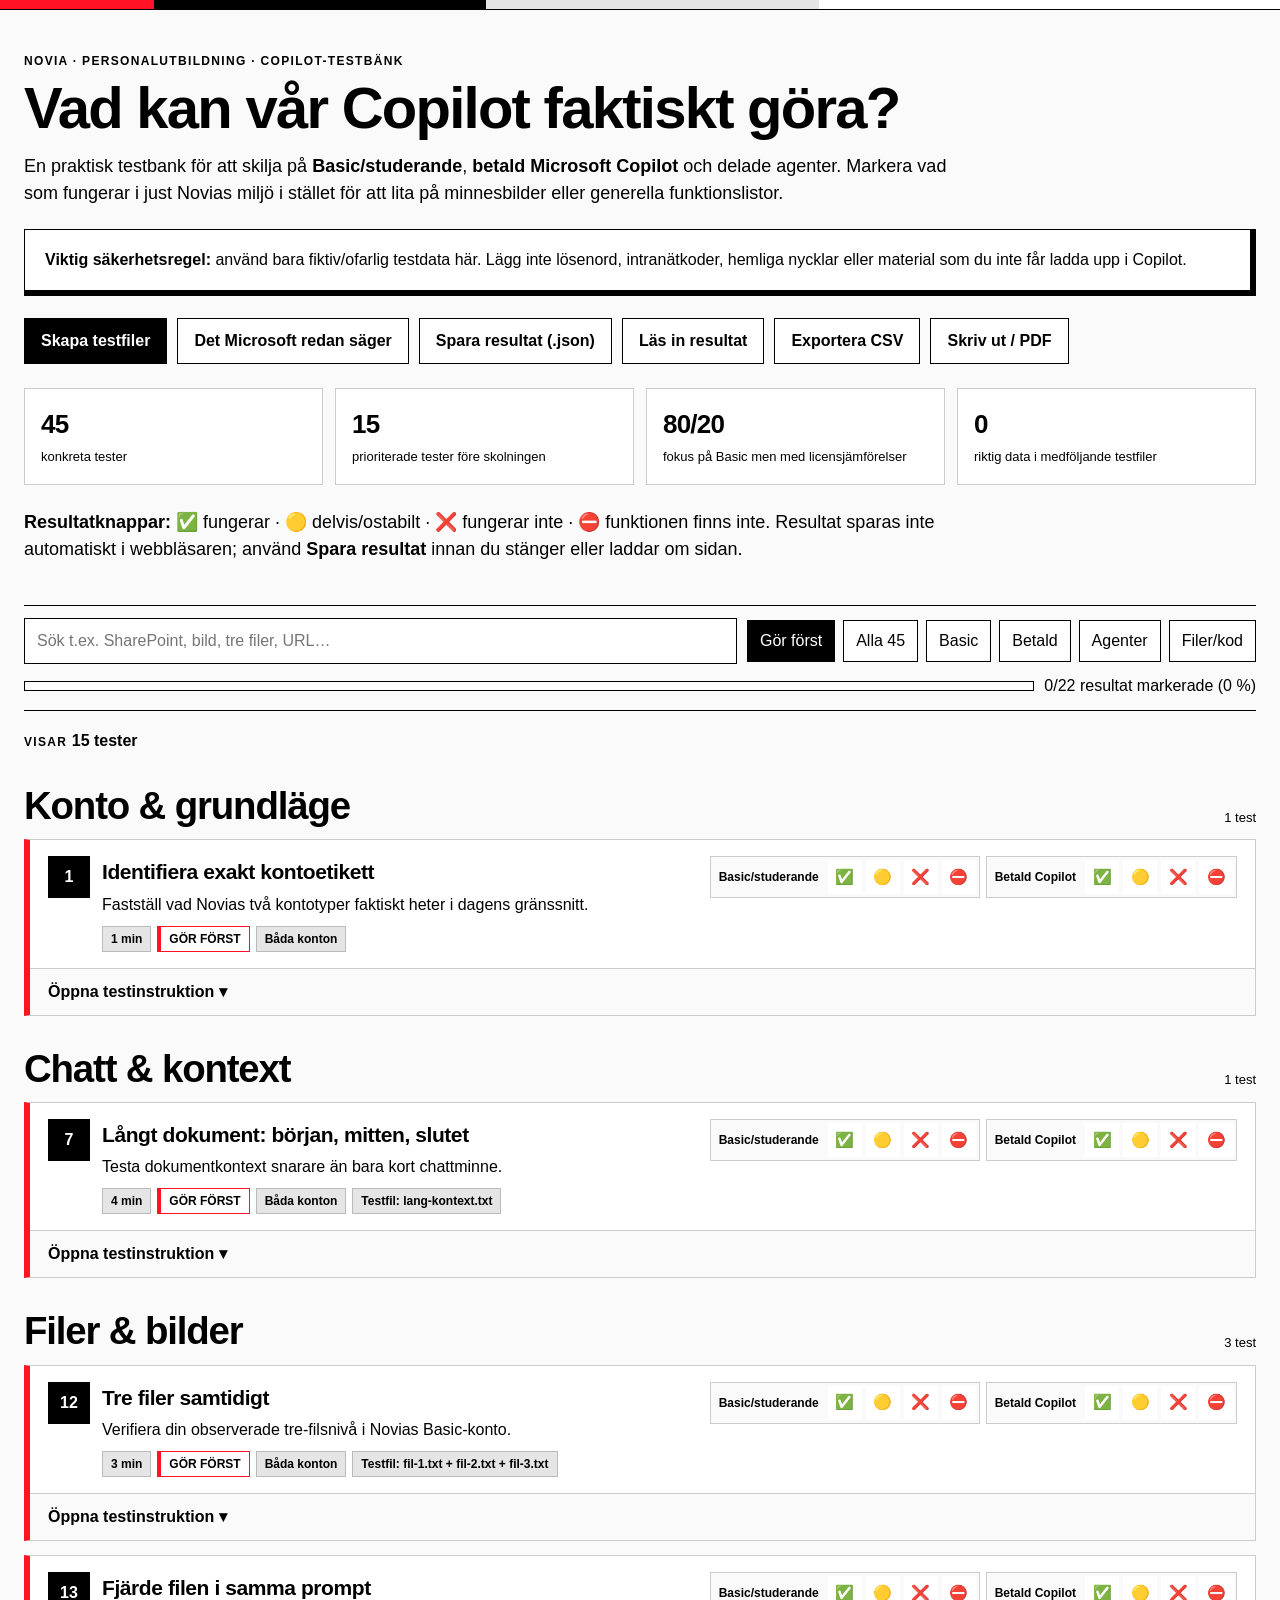
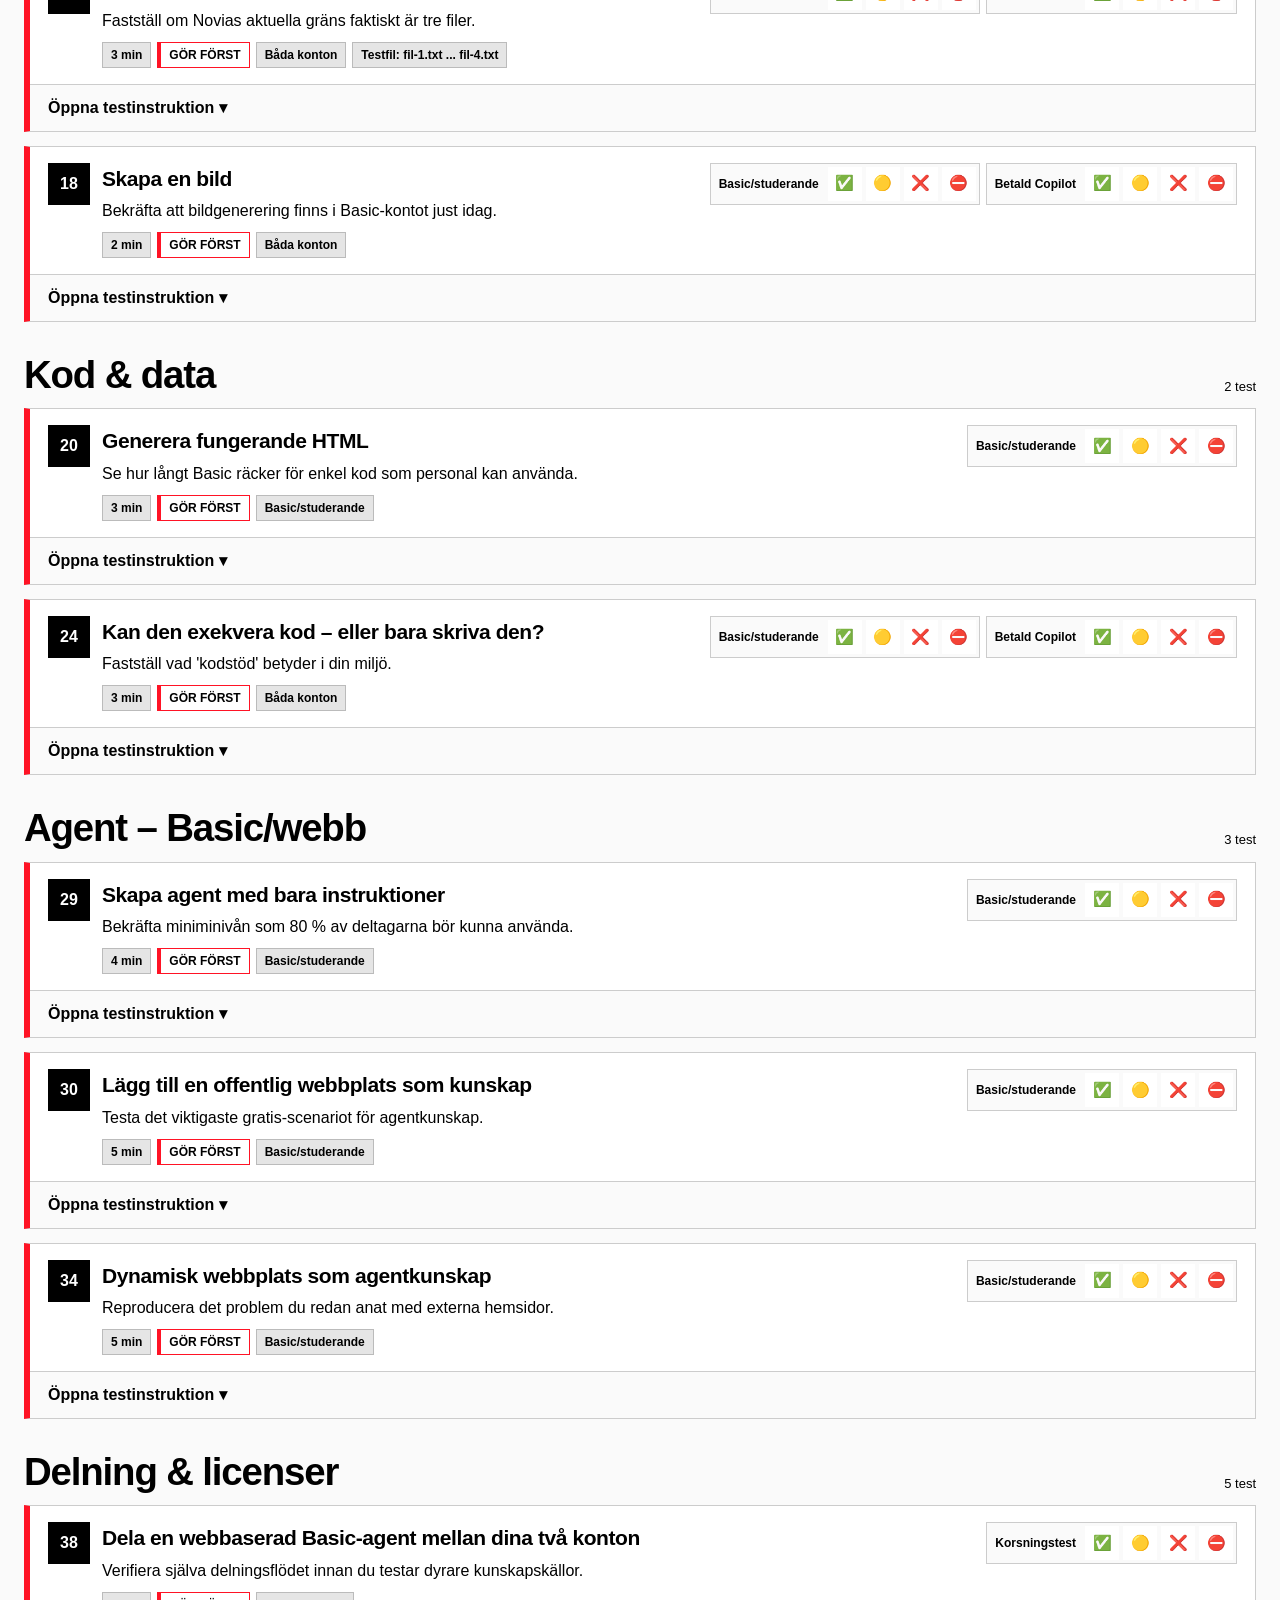
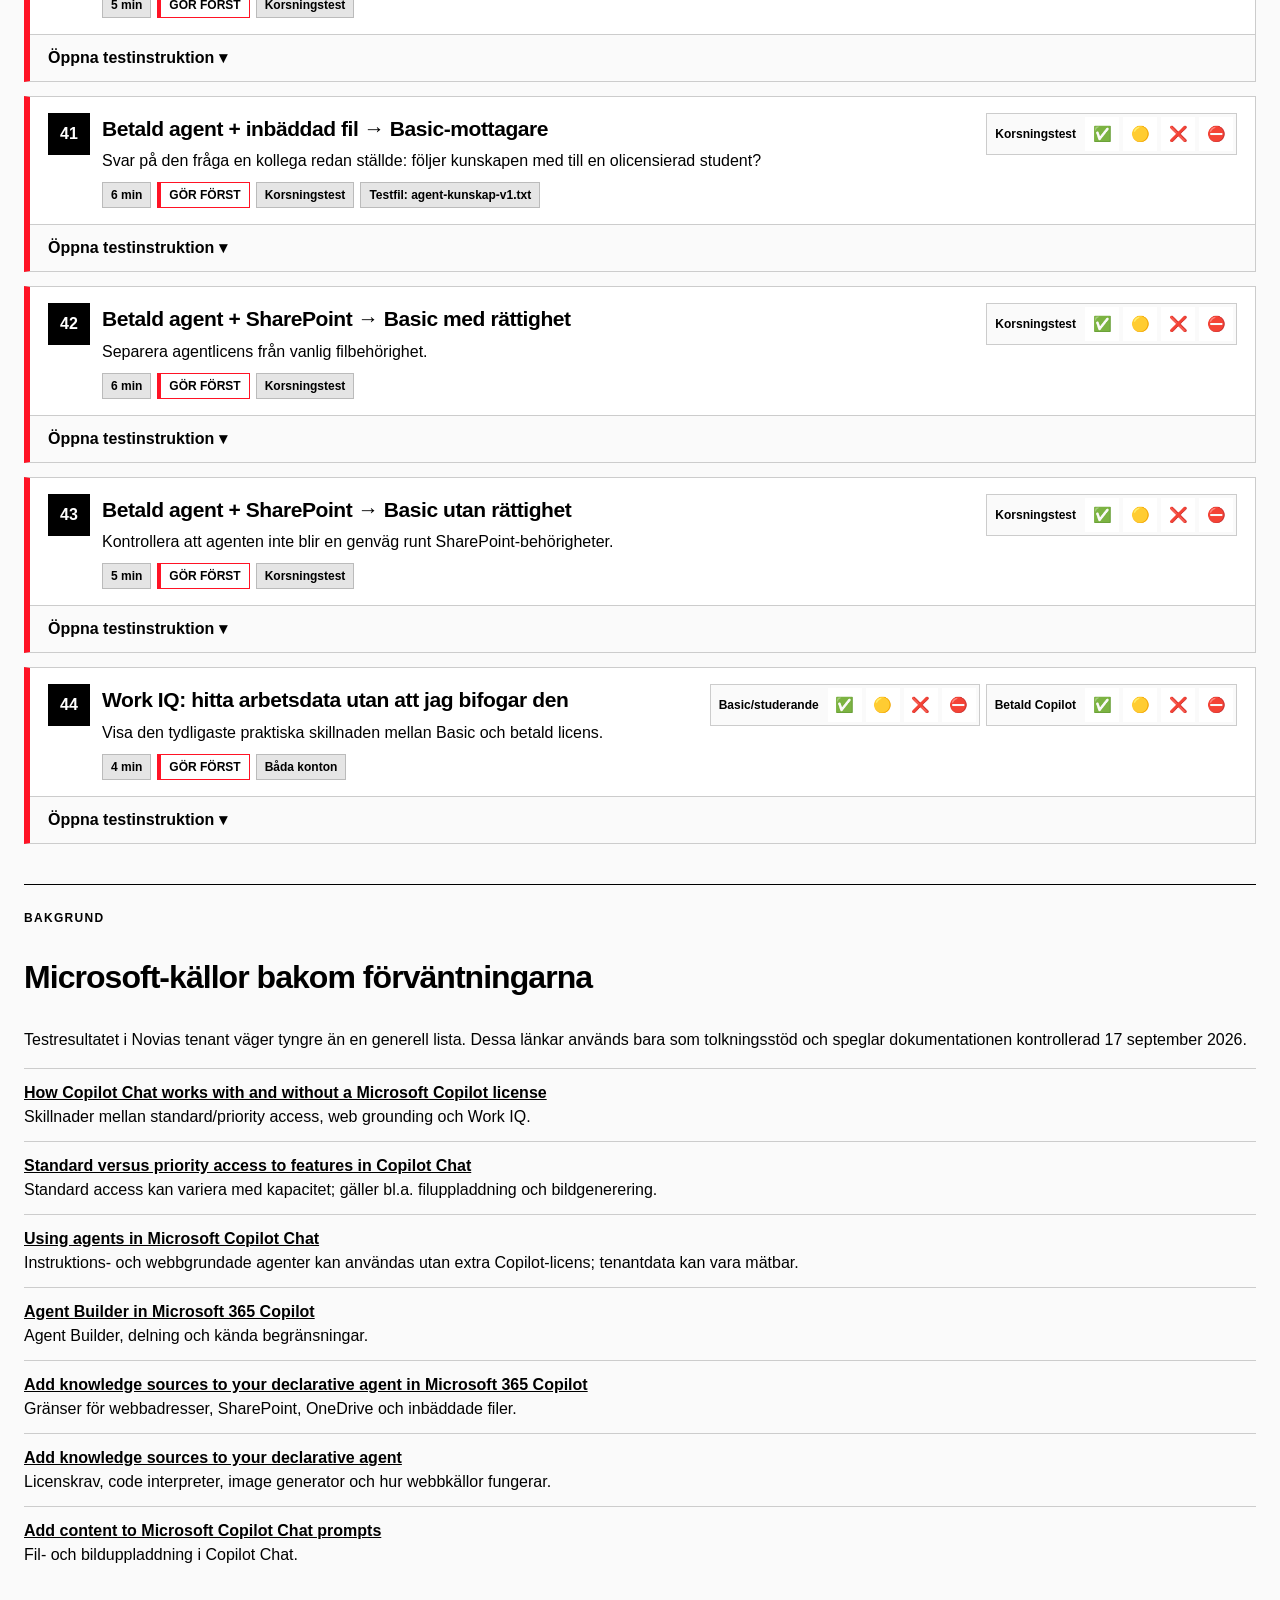
<file: copilot_test/index.html>
<!doctype html><html lang="sv"><head><meta charset="utf-8"><meta name="viewport" content="width=device-width,initial-scale=1"><title>Copilot-testbank · Novia</title><link rel="stylesheet" href="styles.css"></head><body>
<div class="topbar"></div><div class="wrap"><header class="hero"><div class="eyebrow">Novia · personalutbildning · Copilot-testbänk</div><h1>Vad kan vår Copilot faktiskt göra?</h1><p>En praktisk testbank för att skilja på <strong>Basic/studerande</strong>, <strong>betald Microsoft Copilot</strong> och delade agenter. Markera vad som fungerar i just Novias miljö i stället för att lita på minnesbilder eller generella funktionslistor.</p>
<div class="callout"><strong>Viktig säkerhetsregel:</strong> använd bara fiktiv/ofarlig testdata här. Lägg inte lösenord, intranätkoder, hemliga nycklar eller material som du inte får ladda upp i Copilot.</div>
<div class="actions"><button class="btn primary" id="fixturesBtn">Skapa testfiler</button><button class="btn" id="knownBtn">Det Microsoft redan säger</button><button class="btn" id="saveBtn">Spara resultat (.json)</button><label class="btn" for="importInput">Läs in resultat<input id="importInput" type="file" accept="application/json" hidden></label><button class="btn" id="csvBtn">Exportera CSV</button><button class="btn" id="printBtn">Skriv ut / PDF</button></div>
<div class="facts"><div class="fact"><b>45</b><span>konkreta tester</span></div><div class="fact"><b>15</b><span>prioriterade tester före skolningen</span></div><div class="fact"><b>80/20</b><span>fokus på Basic men med licensjämförelser</span></div><div class="fact"><b>0</b><span>riktig data i medföljande testfiler</span></div></div>
<p class="legend"><strong>Resultatknappar:</strong> ✅ fungerar · 🟡 delvis/ostabilt · ❌ fungerar inte · ⛔ funktionen finns inte. Resultat sparas inte automatiskt i webbläsaren; använd <strong>Spara resultat</strong> innan du stänger eller laddar om sidan.</p></header>
<div class="toolbar"><div class="toolbar-inner"><input class="search" id="search" type="search" placeholder="Sök t.ex. SharePoint, bild, tre filer, URL…" aria-label="Sök tester"><div class="filters"><button class="filter active" data-filter="must">Gör först</button><button class="filter" data-filter="all">Alla 45</button><button class="filter" data-filter="basic">Basic</button><button class="filter" data-filter="paid">Betald</button><button class="filter" data-filter="agents">Agenter</button><button class="filter" data-filter="files">Filer/kod</button></div></div><div class="progress"><div class="bar"><i id="progressBar"></i></div><span id="progressText">0 resultat</span></div></div>
<div style="display:flex;justify-content:space-between;align-items:center;gap:12px"><div><span class="eyebrow">Visar</span> <strong><span id="visibleCount">0</span> tester</strong></div><div class="print-only">Genererad testbank · 17.9.2026</div></div><main id="tests"></main>
<section class="sources"><div class="eyebrow">Bakgrund</div><h2>Microsoft-källor bakom förväntningarna</h2><p>Testresultatet i Novias tenant väger tyngre än en generell lista. Dessa länkar används bara som tolkningsstöd och speglar dokumentationen kontrollerad 17 september 2026.</p><div class="source"><a href="https://support.microsoft.com/en-us/microsoft-365-copilot/how-copilot-chat-works-with-and-without-a-microsoft-365-copilot-license" target="_blank" rel="noopener">How Copilot Chat works with and without a Microsoft Copilot license</a><br><span>Skillnader mellan standard/priority access, web grounding och Work IQ.</span></div><div class="source"><a href="https://support.microsoft.com/en-us/microsoft-365-copilot/standard-versus-priority-access-to-features-in-microsoft-365-copilot-chat" target="_blank" rel="noopener">Standard versus priority access to features in Copilot Chat</a><br><span>Standard access kan variera med kapacitet; gäller bl.a. filuppladdning och bildgenerering.</span></div><div class="source"><a href="https://learn.microsoft.com/en-us/copilot/agents" target="_blank" rel="noopener">Using agents in Microsoft Copilot Chat</a><br><span>Instruktions- och webbgrundade agenter kan användas utan extra Copilot-licens; tenantdata kan vara mätbar.</span></div><div class="source"><a href="https://learn.microsoft.com/en-us/microsoft-365-copilot/extensibility/agent-builder" target="_blank" rel="noopener">Agent Builder in Microsoft 365 Copilot</a><br><span>Agent Builder, delning och kända begränsningar.</span></div><div class="source"><a href="https://learn.microsoft.com/en-us/microsoft-365/copilot/extensibility/agent-builder-add-knowledge" target="_blank" rel="noopener">Add knowledge sources to your declarative agent in Microsoft 365 Copilot</a><br><span>Gränser för webbadresser, SharePoint, OneDrive och inbäddade filer.</span></div><div class="source"><a href="https://learn.microsoft.com/en-us/microsoft-365/copilot/extensibility/knowledge-sources" target="_blank" rel="noopener">Add knowledge sources to your declarative agent</a><br><span>Licenskrav, code interpreter, image generator och hur webbkällor fungerar.</span></div><div class="source"><a href="https://support.microsoft.com/en-us/microsoft-365-copilot/add-content-to-microsoft-365-copilot-chat-prompts" target="_blank" rel="noopener">Add content to Microsoft Copilot Chat prompts</a><br><span>Fil- och bilduppladdning i Copilot Chat.</span></div></section></div>
<div class="modal" id="knownModal" role="dialog" aria-modal="true" aria-labelledby="knownTitle"><div class="modal-card"><div class="eyebrow">Microsofts dokumentation · kontrollerad 17.9.2026</div><h2 id="knownTitle">Bra att veta före testningen</h2>
<div class="callout"><strong>1. Basic är inte “utan Copilot”.</strong><br>Copilot Chat utan tilläggslicens har web-grounded chat, filuppladdning och bildgenerering, men med standard access. Betald Microsoft Copilot ger priority access och Work IQ över arbetsdata.</div>
<div class="callout"><strong>2. Gratis agent = främst instruktioner + offentlig webb.</strong><br>Microsoft anger att deklarativa agenter som bygger på instruktioner och publika webbplatser kan användas utan extra licenskostnad. Delad tenantdata som SharePoint kan kräva Copilot-licens eller metered usage/PAYG.</div>
<div class="callout"><strong>3. Agent Builder har andra filgränser än vanlig chatt.</strong><br>I Agent Builder dokumenteras bl.a. upp till 4 publika webb-URL:er och upp till 20 direkt uppladdade embedded files. Det är alltså inte samma sak som din observerade gräns på tre filer i en vanlig chatprompt.</div>
<div class="callout"><strong>4. Webbkälla betyder inte alltid live-läsning.</strong><br>Scoped web search använder Bing-indexerat innehåll. Dynamiska/client-renderade sidor kan därför bli ofullständiga eller gamla.</div>
<div class="callout"><strong>5. “Only use specified sources” är inte en hård brandvägg.</strong><br>Microsoft skriver att Agent Builder kan prioritera angivna källor men inte fullständigt blockera modellens allmänna kunskap.</div>
<div class="callout"><strong>6. Behörigheter följer användaren.</strong><br>En agent ska inte ge en mottagare SharePoint-information som mottagaren saknar rätt till. Däremot kan delning och licens/metering avgöra om retrieval över huvud taget fungerar.</div>
<div class="actions"><button class="btn primary" data-close>Stäng</button></div></div></div>

<div class="modal" id="fixtureModal" role="dialog" aria-modal="true" aria-labelledby="fixtureTitle"><div class="modal-card"><div class="eyebrow">Fiktiv data · inga personuppgifter</div><h2 id="fixtureTitle">Skapa testfiler</h2><p>Ladda ner bara de filer du behöver. Allt skapas lokalt i webbläsaren när du klickar.</p><div id="fixtureList" class="fixture-grid"></div><div class="callout"><strong>Facit för CSV:</strong> total omsättning 184 500; medel 15 375; högsta månad december med 22 000. Januari–mars = 37 500. April–juni = 49 500.</div><div class="actions"><button class="btn primary" data-close>Stäng</button></div></div></div>
<div class="toast" id="toast" role="status" aria-live="polite"></div>
<script src="app.js"></script></body></html>
</file>
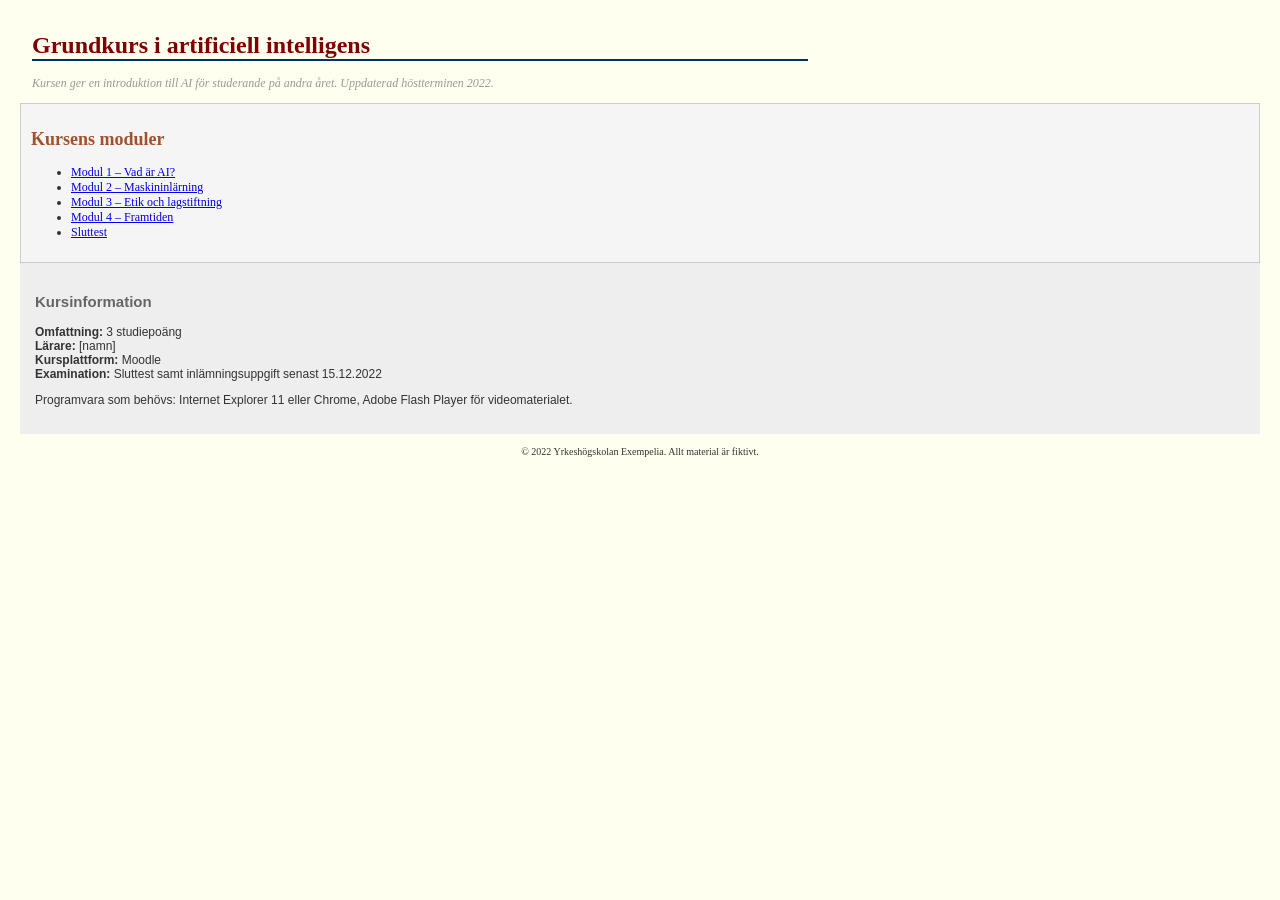
<file: ovningsmaterial/ai-grundkurs-v3/index.html>
<html>
<head>
<title>AI-grundkurs</title>
<link rel="stylesheet" href="css/stil.css">
<link rel="stylesheet" href="css/gammal.css">
</head>
<body bgcolor="#ffffff">

<table width="800" border="0" cellpadding="10">
<tr>
<td>
<h1><font face="Verdana" size="5">Grundkurs i artificiell intelligens</font></h1>
<p class="ingress">Kursen ger en introduktion till AI f&ouml;r studerande p&aring; andra &aring;ret. Uppdaterad h&ouml;stterminen 2022.</p>
</td>
</tr>
</table>

<div class="innehall">
<h2>Kursens moduler</h2>
<ul>
  <li><a href="01-vad-ar-ai.html">Modul 1 &ndash; Vad &auml;r AI?</a></li>
  <li><a href="02-maskininlarning.html">Modul 2 &ndash; Maskininl&auml;rning</a></li>
  <li><a href="03-etik-och-lagar.html">Modul 3 &ndash; Etik och lagstiftning</a></li>
  <li><a href="04-framtiden.html">Modul 4 &ndash; Framtiden</a></li>
  <li><a href="quiz.html">Sluttest</a></li>
</ul>
</div>

<div style="background:#eeeeee;padding:15px;font-family:Arial">
<h3>Kursinformation</h3>
<p><b>Omfattning:</b> 3 studiepo&auml;ng<br>
<b>L&auml;rare:</b> [namn]<br>
<b>Kursplattform:</b> Moodle<br>
<b>Examination:</b> Sluttest samt inl&auml;mningsuppgift senast 15.12.2022</p>
<p>Programvara som beh&ouml;vs: Internet Explorer 11 eller Chrome, Adobe Flash Player f&ouml;r videomaterialet.</p>
</div>

<p align="center"><font size="1">&copy; 2022 Yrkesh&ouml;gskolan Exempelia. Allt material &auml;r fiktivt.</font></p>

</body>
</html>
</file>
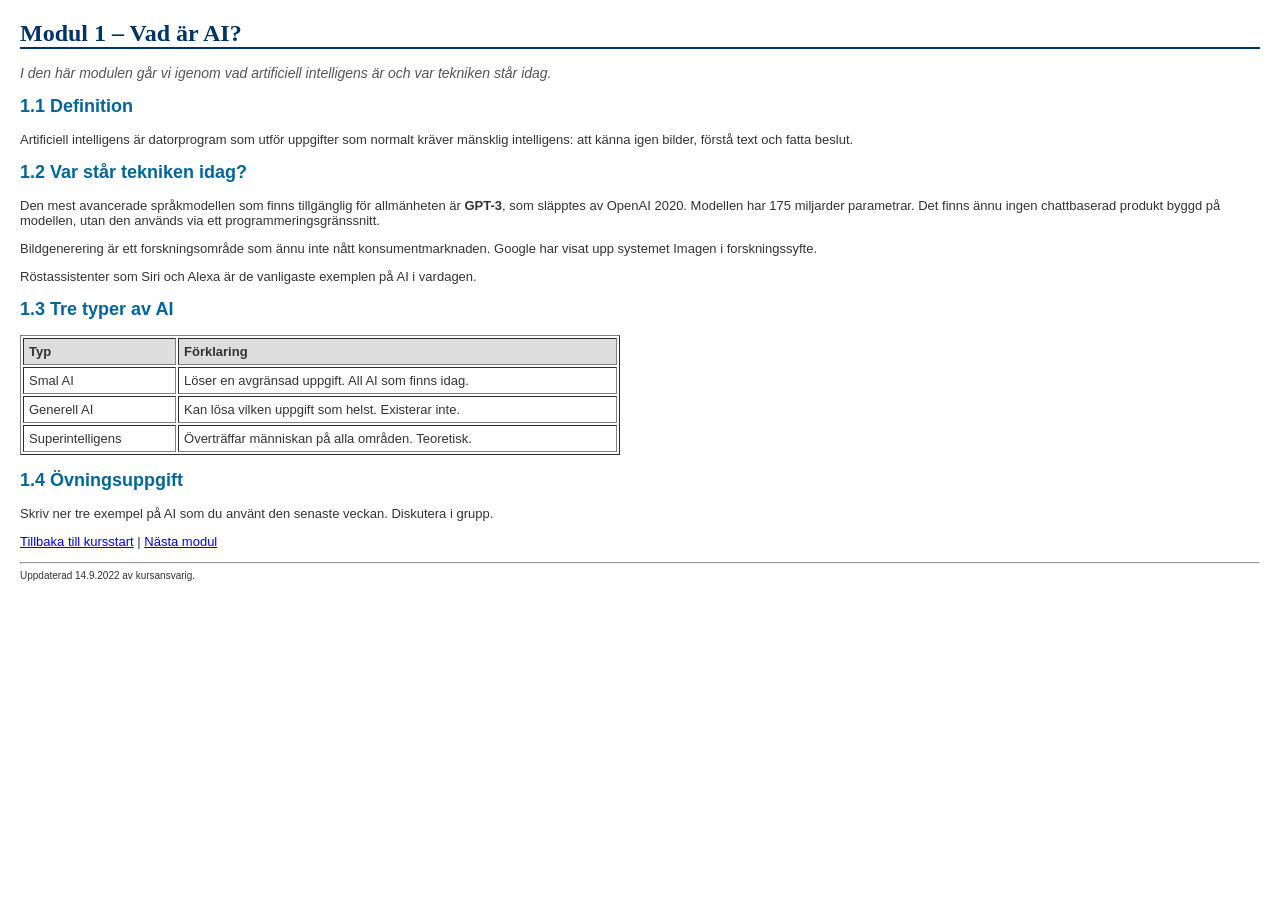
<file: ovningsmaterial/ai-grundkurs-v3/01-vad-ar-ai.html>
<html>
<head>
<title>Modul 1</title>
<link rel="stylesheet" href="css/stil.css">
</head>
<body>

<h1><font face="Verdana">Modul 1 &ndash; Vad &auml;r AI?</font></h1>

<p class="ingress">I den h&auml;r modulen g&aring;r vi igenom vad artificiell intelligens &auml;r och var tekniken st&aring;r idag.</p>

<h2>1.1 Definition</h2>
<p>Artificiell intelligens &auml;r datorprogram som utf&ouml;r uppgifter som normalt kr&auml;ver m&auml;nsklig intelligens: att k&auml;nna igen bilder, f&ouml;rst&aring; text och fatta beslut.</p>

<h2>1.2 Var st&aring;r tekniken idag?</h2>
<p>Den mest avancerade spr&aring;kmodellen som finns tillg&auml;nglig f&ouml;r allm&auml;nheten &auml;r <b>GPT-3</b>, som sl&auml;pptes av OpenAI 2020. Modellen har 175 miljarder parametrar. Det finns &auml;nnu ingen chattbaserad produkt byggd p&aring; modellen, utan den anv&auml;nds via ett programmeringsgr&auml;nssnitt.</p>
<p>Bildgenerering &auml;r ett forskningsomr&aring;de som &auml;nnu inte n&aring;tt konsumentmarknaden. Google har visat upp systemet Imagen i forskningssyfte.</p>
<p>R&ouml;stassistenter som Siri och Alexa &auml;r de vanligaste exemplen p&aring; AI i vardagen.</p>

<h2>1.3 Tre typer av AI</h2>
<table border="1" cellpadding="5" width="600">
<tr bgcolor="#dddddd"><td><b>Typ</b></td><td><b>F&ouml;rklaring</b></td></tr>
<tr><td>Smal AI</td><td>L&ouml;ser en avgr&auml;nsad uppgift. All AI som finns idag.</td></tr>
<tr><td>Generell AI</td><td>Kan l&ouml;sa vilken uppgift som helst. Existerar inte.</td></tr>
<tr><td>Superintelligens</td><td>&Ouml;vertr&auml;ffar m&auml;nniskan p&aring; alla omr&aring;den. Teoretisk.</td></tr>
</table>

<h2>1.4 &Ouml;vningsuppgift</h2>
<p>Skriv ner tre exempel p&aring; AI som du anv&auml;nt den senaste veckan. Diskutera i grupp.</p>

<p><a href="index.html">Tillbaka till kursstart</a> | <a href="02-maskininlarning.html">N&auml;sta modul</a></p>

<hr>
<font size="1">Uppdaterad 14.9.2022 av kursansvarig.</font>

</body>
</html>
</file>
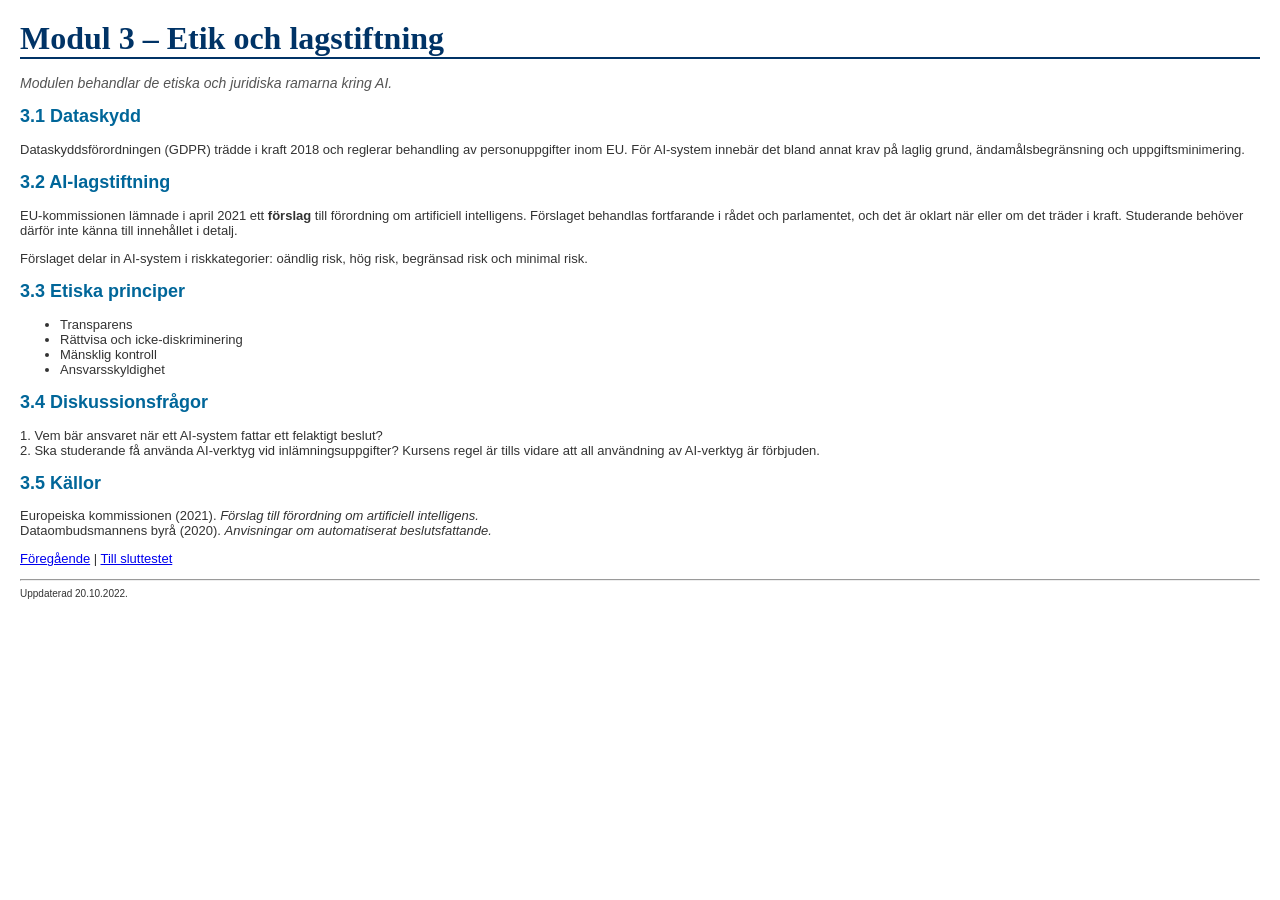
<file: ovningsmaterial/ai-grundkurs-v3/03-etik-och-lagar.html>
<html>
<head>
<title>Modul 3</title>
<link rel="stylesheet" href="css/stil.css">
</head>
<body>

<h1><font face="Georgia" size="6">Modul 3 &ndash; Etik och lagstiftning</font></h1>

<p class="ingress">Modulen behandlar de etiska och juridiska ramarna kring AI.</p>

<h2>3.1 Dataskydd</h2>
<p>Dataskyddsf&ouml;rordningen (GDPR) tr&auml;dde i kraft 2018 och reglerar behandling av personuppgifter inom EU. F&ouml;r AI-system inneb&auml;r det bland annat krav p&aring; laglig grund, &auml;ndam&aring;lsbegr&auml;nsning och uppgiftsminimering.</p>

<h2>3.2 AI-lagstiftning</h2>
<p>EU-kommissionen l&auml;mnade i april 2021 ett <b>f&ouml;rslag</b> till f&ouml;rordning om artificiell intelligens. F&ouml;rslaget behandlas fortfarande i r&aring;det och parlamentet, och det &auml;r oklart n&auml;r eller om det tr&auml;der i kraft. Studerande beh&ouml;ver d&auml;rf&ouml;r inte k&auml;nna till inneh&aring;llet i detalj.</p>
<p>F&ouml;rslaget delar in AI-system i riskkategorier: o&auml;ndlig risk, h&ouml;g risk, begr&auml;nsad risk och minimal risk.</p>

<h2>3.3 Etiska principer</h2>
<ul>
<li>Transparens</li>
<li>R&auml;ttvisa och icke-diskriminering</li>
<li>M&auml;nsklig kontroll</li>
<li>Ansvarsskyldighet</li>
</ul>

<h2>3.4 Diskussionsfr&aring;gor</h2>
<p>1. Vem b&auml;r ansvaret n&auml;r ett AI-system fattar ett felaktigt beslut?<br>
2. Ska studerande f&aring; anv&auml;nda AI-verktyg vid inl&auml;mningsuppgifter? Kursens regel &auml;r tills vidare att all anv&auml;ndning av AI-verktyg &auml;r f&ouml;rbjuden.</p>

<h2>3.5 K&auml;llor</h2>
<p>Europeiska kommissionen (2021). <i>F&ouml;rslag till f&ouml;rordning om artificiell intelligens.</i><br>
Dataombudsmannens byr&aring; (2020). <i>Anvisningar om automatiserat beslutsfattande.</i></p>

<p><a href="02-maskininlarning.html">F&ouml;reg&aring;ende</a> | <a href="quiz.html">Till sluttestet</a></p>

<hr>
<font size="1">Uppdaterad 20.10.2022.</font>

</body>
</html>
</file>
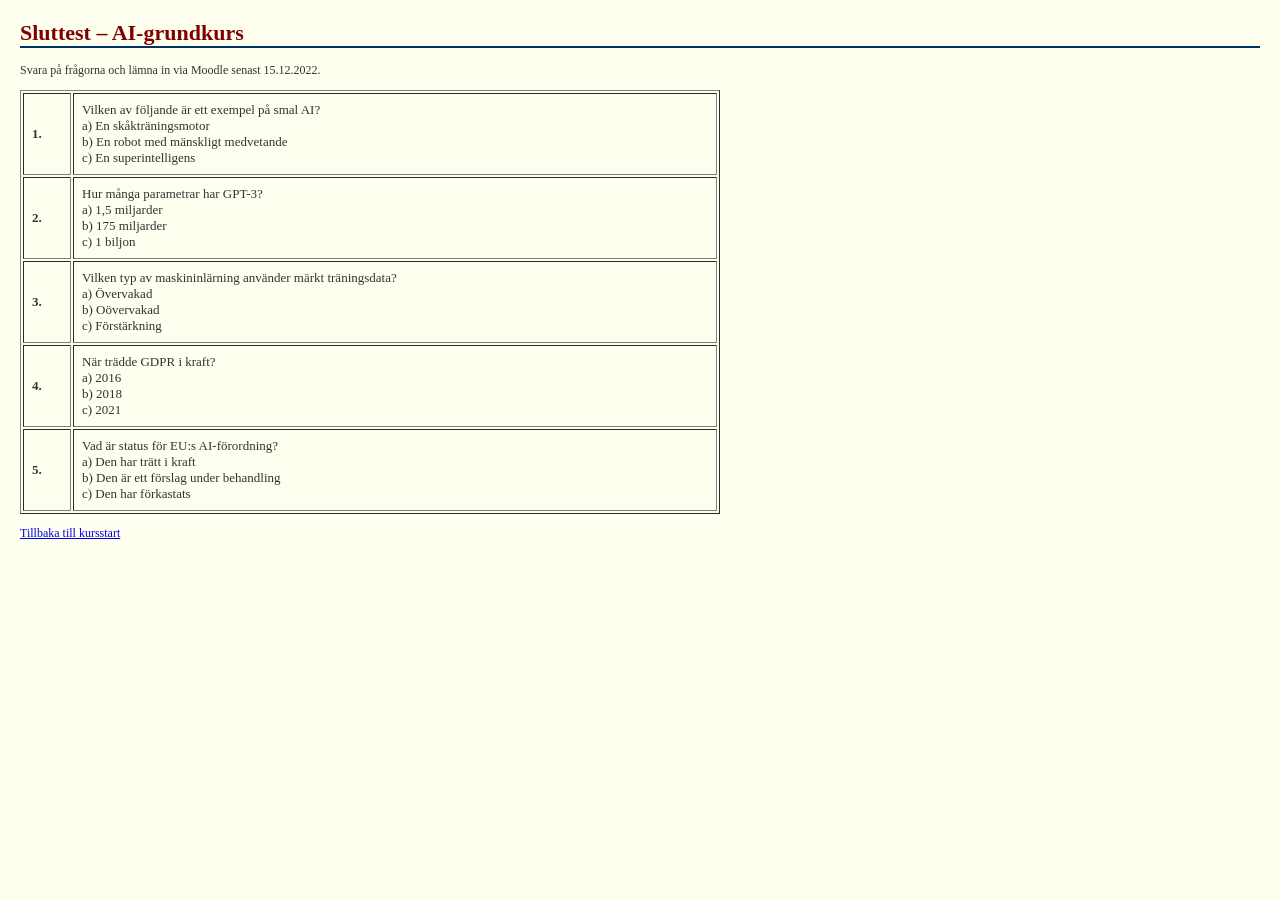
<file: ovningsmaterial/ai-grundkurs-v3/quiz.html>
<html>
<head>
<title>Sluttest</title>
<link rel="stylesheet" href="css/stil.css">
<link rel="stylesheet" href="css/gammal.css">
</head>
<body>

<h1><font face="Verdana">Sluttest &ndash; AI-grundkurs</font></h1>

<p>Svara p&aring; fr&aring;gorna och l&auml;mna in via Moodle senast 15.12.2022.</p>

<table border="1" cellpadding="8" width="700">

<tr><td width="30"><b>1.</b></td><td>
Vilken av f&ouml;ljande &auml;r ett exempel p&aring; smal AI?<br>
a) En sk&aring;ktr&auml;ningsmotor<br>
b) En robot med m&auml;nskligt medvetande<br>
c) En superintelligens
</td></tr>

<tr><td><b>2.</b></td><td>
Hur m&aring;nga parametrar har GPT-3?<br>
a) 1,5 miljarder<br>
b) 175 miljarder<br>
c) 1 biljon
</td></tr>

<tr><td><b>3.</b></td><td>
Vilken typ av maskininl&auml;rning anv&auml;nder m&auml;rkt tr&auml;ningsdata?<br>
a) &Ouml;vervakad<br>
b) O&ouml;vervakad<br>
c) F&ouml;rst&auml;rkning
</td></tr>

<tr><td><b>4.</b></td><td>
N&auml;r tr&auml;dde GDPR i kraft?<br>
a) 2016<br>
b) 2018<br>
c) 2021
</td></tr>

<tr><td><b>5.</b></td><td>
Vad &auml;r status f&ouml;r EU:s AI-f&ouml;rordning?<br>
a) Den har tr&auml;tt i kraft<br>
b) Den &auml;r ett f&ouml;rslag under behandling<br>
c) Den har f&ouml;rkastats
</td></tr>

</table>

<p><a href="index.html">Tillbaka till kursstart</a></p>

</body>
</html>
</file>
<file: copilot_test/styles.css>
:root{--black:#000;--white:#fff;--bg:#fafafa;--soft:#eaeaea;--tag:#e5e5e5;--line:#ccc;--dark:#3d3d3d;--red:#ff1325;--ok:#176b38;--warn:#8a5a00;--bad:#a30000;--na:#555;}
*{box-sizing:border-box}html{scroll-behavior:smooth}body{margin:0;background:var(--bg);color:var(--black);font-family:"Be Vietnam Pro",-apple-system,BlinkMacSystemFont,"Segoe UI",Roboto,Arial,sans-serif;font-size:16px;line-height:1.5}button,input,select,textarea{font:inherit}button{cursor:pointer}.wrap{max-width:1320px;margin:0 auto;padding:0 24px 70px}.topbar{height:10px;background:linear-gradient(90deg,var(--red) 0 12%,#000 12% 38%,#e5e5e5 38% 64%,#fff 64% 100%);border-bottom:1px solid #000}.hero{padding:42px 0 24px;border-bottom:1px solid #000}.eyebrow{font-size:12px;font-weight:700;letter-spacing:.11em;text-transform:uppercase}.hero h1{font-size:clamp(34px,5vw,58px);line-height:1.05;letter-spacing:-.03em;margin:8px 0 14px;font-weight:600;max-width:980px}.hero p{max-width:940px;font-size:18px;margin:0 0 18px}.callout{border:1px solid #000;border-width:1px 6px 6px 1px;background:#fff;padding:18px 20px;margin:22px 0}.callout strong{font-weight:700}.actions{display:flex;gap:10px;flex-wrap:wrap;margin-top:16px}.btn{min-height:44px;padding:10px 16px;border:1px solid #000;background:#fff;color:#000;border-radius:0;font-weight:650}.btn:hover,.btn:focus-visible{background:#000;color:#fff;outline:3px solid var(--red);outline-offset:2px}.btn.primary{background:#000;color:#fff}.btn.primary:hover{background:var(--dark)}.btn.red{border-color:var(--red);border-left-width:6px}.btn.small{min-height:38px;padding:7px 11px;font-size:14px}.facts{display:grid;grid-template-columns:repeat(4,1fr);gap:12px;margin:24px 0}.fact{background:#fff;border:1px solid var(--line);padding:16px}.fact b{display:block;font-size:26px;letter-spacing:-.03em}.fact span{font-size:13px}.toolbar{position:sticky;top:0;z-index:20;background:rgba(250,250,250,.97);backdrop-filter:blur(8px);border-bottom:1px solid #000;padding:12px 0;margin:0 0 18px}.toolbar-inner{display:flex;gap:10px;align-items:center;flex-wrap:wrap}.search{flex:1 1 280px;min-height:44px;border:1px solid #000;background:#fff;padding:10px 12px}.filters{display:flex;gap:8px;flex-wrap:wrap}.filter{min-height:42px;border:1px solid #000;background:#fff;padding:8px 12px}.filter.active{background:#000;color:#fff}.progress{display:grid;grid-template-columns:1fr auto;gap:10px;align-items:center;margin:10px 0 0}.bar{height:10px;border:1px solid #000;background:#fff}.bar>i{display:block;height:100%;width:0;background:#000}.section-head{display:flex;justify-content:space-between;align-items:end;gap:12px;margin:32px 0 12px}.section-head h2{font-size:clamp(28px,3vw,40px);line-height:1.1;letter-spacing:-.03em;margin:0;font-weight:600}.section-head span{font-size:13px}.tests{display:grid;grid-template-columns:1fr;gap:14px}.test{background:#fff;border:1px solid var(--line)}.test.must{border-left:6px solid var(--red)}.test-head{display:grid;grid-template-columns:auto 1fr auto;gap:12px;align-items:start;padding:16px 18px}.num{width:42px;height:42px;display:grid;place-items:center;background:#000;color:#fff;font-weight:700}.title h3{margin:0 0 5px;font-size:21px;letter-spacing:-.02em}.title p{margin:0;max-width:880px}.meta{display:flex;gap:6px;flex-wrap:wrap;margin-top:9px}.tag{display:inline-flex;align-items:center;min-height:26px;padding:3px 8px;background:var(--tag);border:1px solid #bbb;font-size:12px;font-weight:650}.tag.must{background:#fff;border-color:var(--red);border-left-width:4px}.result-row{display:flex;gap:6px;flex-wrap:wrap;justify-content:flex-end}.result-group{display:flex;align-items:center;gap:4px;padding:3px;border:1px solid var(--line);background:#fafafa}.result-label{font-size:12px;font-weight:700;padding:0 5px}.statusbtn{min-width:34px;min-height:34px;border:1px solid transparent;background:#fff;font-size:15px}.statusbtn:hover,.statusbtn:focus-visible{border-color:#000;outline:2px solid var(--red);outline-offset:1px}.statusbtn.selected{border-color:#000;background:#000;color:#fff}.open{border:0;border-top:1px solid var(--line);background:#fafafa;width:100%;text-align:left;padding:11px 18px;font-weight:650;min-height:44px}.open:hover{background:#eaeaea}.body{display:none;border-top:1px solid var(--line);padding:18px}.test.expanded .body{display:block}.grid2{display:grid;grid-template-columns:1fr 1fr;gap:18px}.box{border:1px solid var(--line);padding:14px;background:#fff}.box h4{margin:0 0 8px;font-size:13px;text-transform:uppercase;letter-spacing:.08em}.steps{margin:0;padding-left:20px}.promptbox{position:relative;background:#f3f3f3;border:1px solid #000;padding:14px 116px 14px 14px;white-space:pre-wrap}.copy{position:absolute;right:8px;top:8px;min-height:36px;border:1px solid #000;background:#fff;padding:6px 10px}.copy:hover{background:#000;color:#fff}.expected{border-left:6px solid #000}.docs{margin-top:10px;font-size:13px}.docs a{color:#000;text-decoration-thickness:2px}.notes{width:100%;min-height:78px;border:1px solid #000;padding:10px;resize:vertical;background:#fff}.hidden{display:none!important}.modal{position:fixed;inset:0;background:rgba(0,0,0,.72);z-index:80;display:none;align-items:center;justify-content:center;padding:20px}.modal.show{display:flex}.modal-card{background:#fff;max-width:820px;width:100%;max-height:90vh;overflow:auto;border:1px solid #000;border-width:1px 7px 7px 1px;padding:22px}.modal-card h2{font-size:32px;margin:0 0 10px;letter-spacing:-.03em}.fixture-grid{display:grid;grid-template-columns:repeat(2,1fr);gap:10px}.fixture{border:1px solid var(--line);padding:12px}.fixture b{display:block}.sources{margin-top:40px;padding-top:24px;border-top:1px solid #000}.sources h2{font-size:32px;letter-spacing:-.03em}.source{border-top:1px solid var(--line);padding:12px 0}.source a{color:#000;font-weight:650}.toast{position:fixed;right:18px;bottom:18px;background:#000;color:#fff;padding:12px 16px;z-index:99;display:none}.toast.show{display:block}.empty{padding:30px;border:1px dashed #000;background:#fff;text-align:center}.legend{font-size:13px;margin-top:10px}.print-only{display:none}@media(max-width:900px){.facts{grid-template-columns:repeat(2,1fr)}.test-head{grid-template-columns:auto 1fr}.result-row{grid-column:1/-1;justify-content:flex-start}.grid2{grid-template-columns:1fr}.toolbar{position:static}.fixture-grid{grid-template-columns:1fr}}@media(max-width:560px){.wrap{padding:0 14px 50px}.hero{padding-top:28px}.facts{grid-template-columns:1fr 1fr}.test-head{padding:14px}.body{padding:14px}.promptbox{padding-right:14px;padding-top:56px}.copy{left:8px;right:auto}.actions .btn{width:100%}.filters{width:100%}.filter{flex:1}.result-group{width:100%;justify-content:flex-start}}@media print{body{background:#fff}.topbar,.toolbar,.actions,.open,.copy,.modal,.toast{display:none!important}.wrap{max-width:none;padding:0}.hero{padding:0 0 12px}.test{break-inside:avoid}.body{display:block!important}.notes{min-height:40px}.result-row{justify-content:flex-start}.sources{page-break-before:always}.print-only{display:block}}
</file>
<file: ovningsmaterial/ai-grundkurs-v3/css/stil.css>
/* Huvudstilmall AI-grundkurs, skapad 2019, senast rörd 2022 */

body {
  font-family: Arial, Helvetica, sans-serif;
  font-size: 13px;
  color: #333333;
  margin: 20px;
}

h1 {
  color: #003366;
  font-size: 24px;
  border-bottom: 2px solid #003366;
}

h2 {
  color: #006699;
  font-size: 18px;
}

h3 {
  color: #666;
  font-size: 15px;
}

.ingress {
  font-size: 14px;
  font-style: italic;
  color: #555;
}

.innehall {
  background: #f5f5f5;
  padding: 10px;
  border: 1px solid #cccccc;
}

a { color: #0000ee; }
a:visited { color: #551a8b; }

table { font-size: 13px; }
</file>
<file: ovningsmaterial/ai-grundkurs-v3/css/gammal.css>
/* GAMMAL stilmall - används på vissa sidor. Bör troligen tas bort. */

body {
  font-family: "Times New Roman", serif;
  font-size: 12px;
  background-color: #fffff0;
}

h1 {
  color: #800000;
  font-size: 22px;
}

h2 {
  color: #a0522d;
}

.ingress {
  font-size: 12px;
  color: #999;
}

/* Obs: den här filen skriver över stil.css på sidor där båda laddas */
</file>
